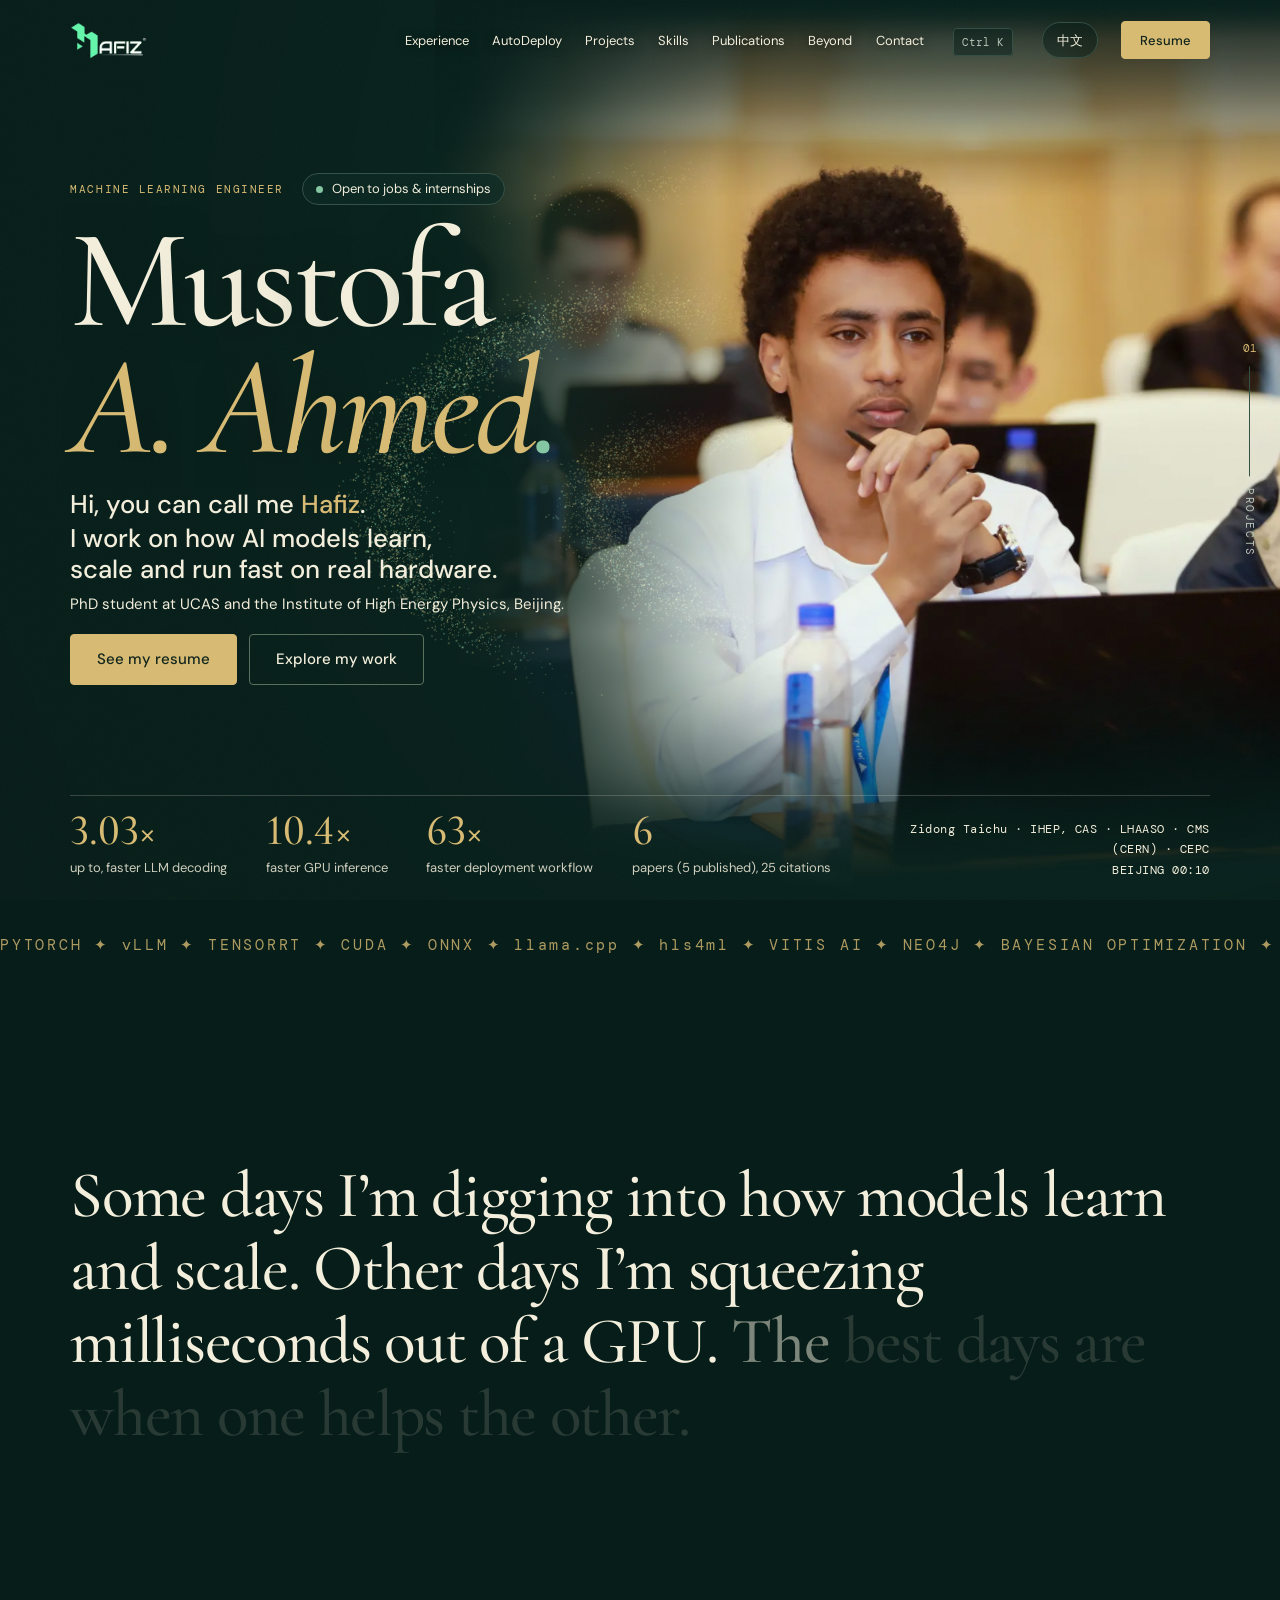
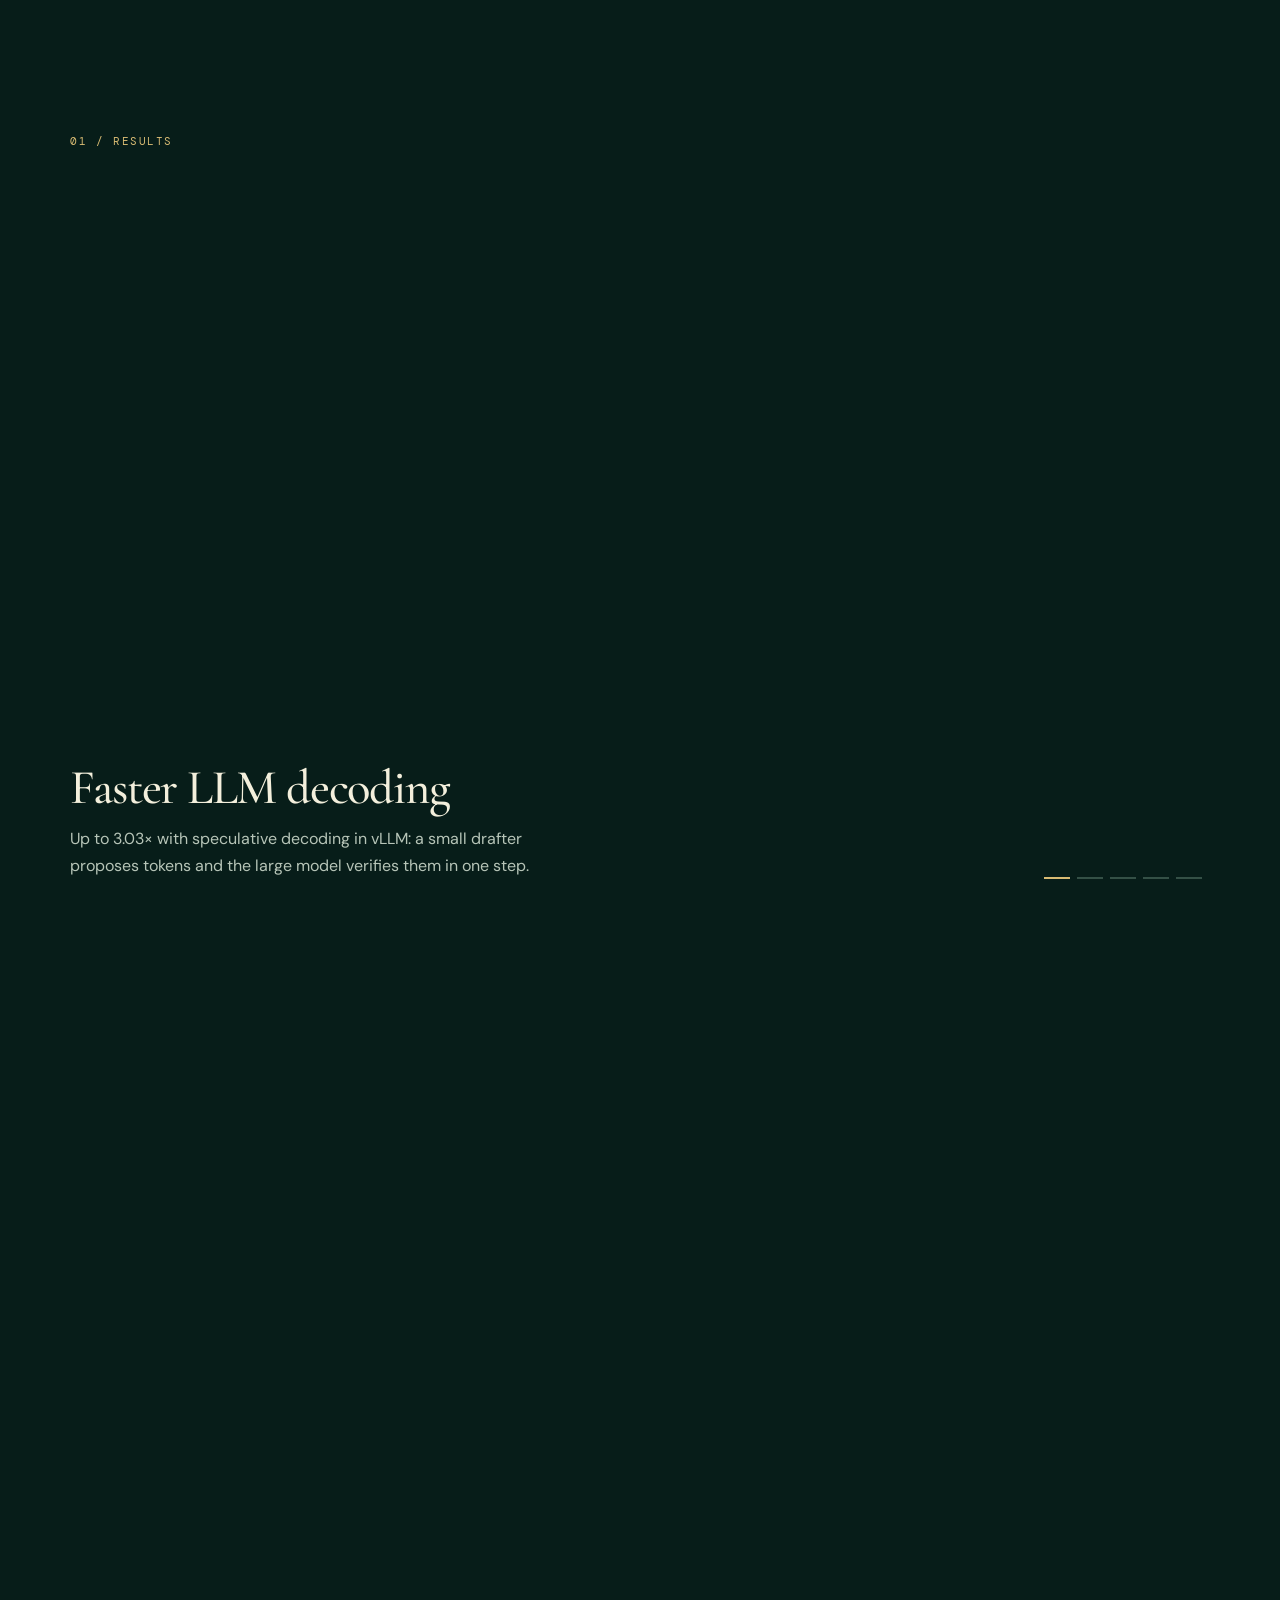
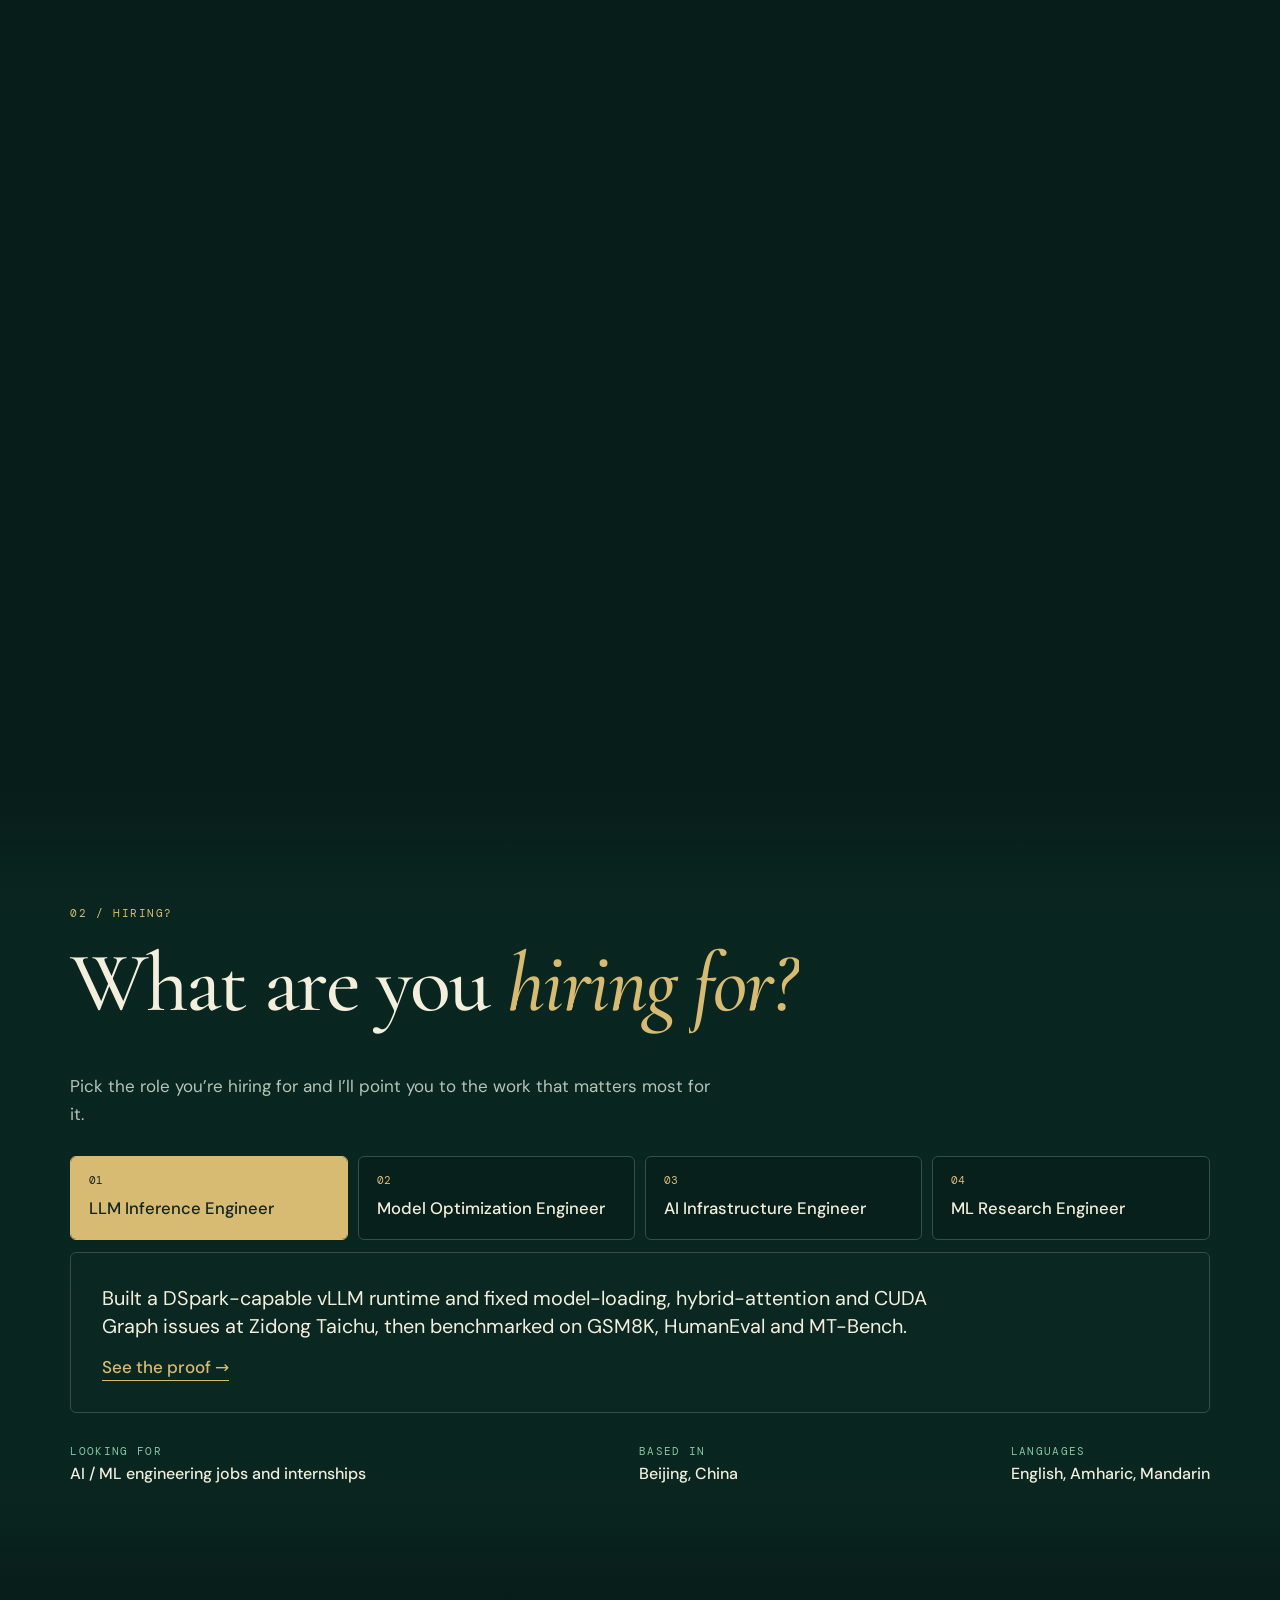
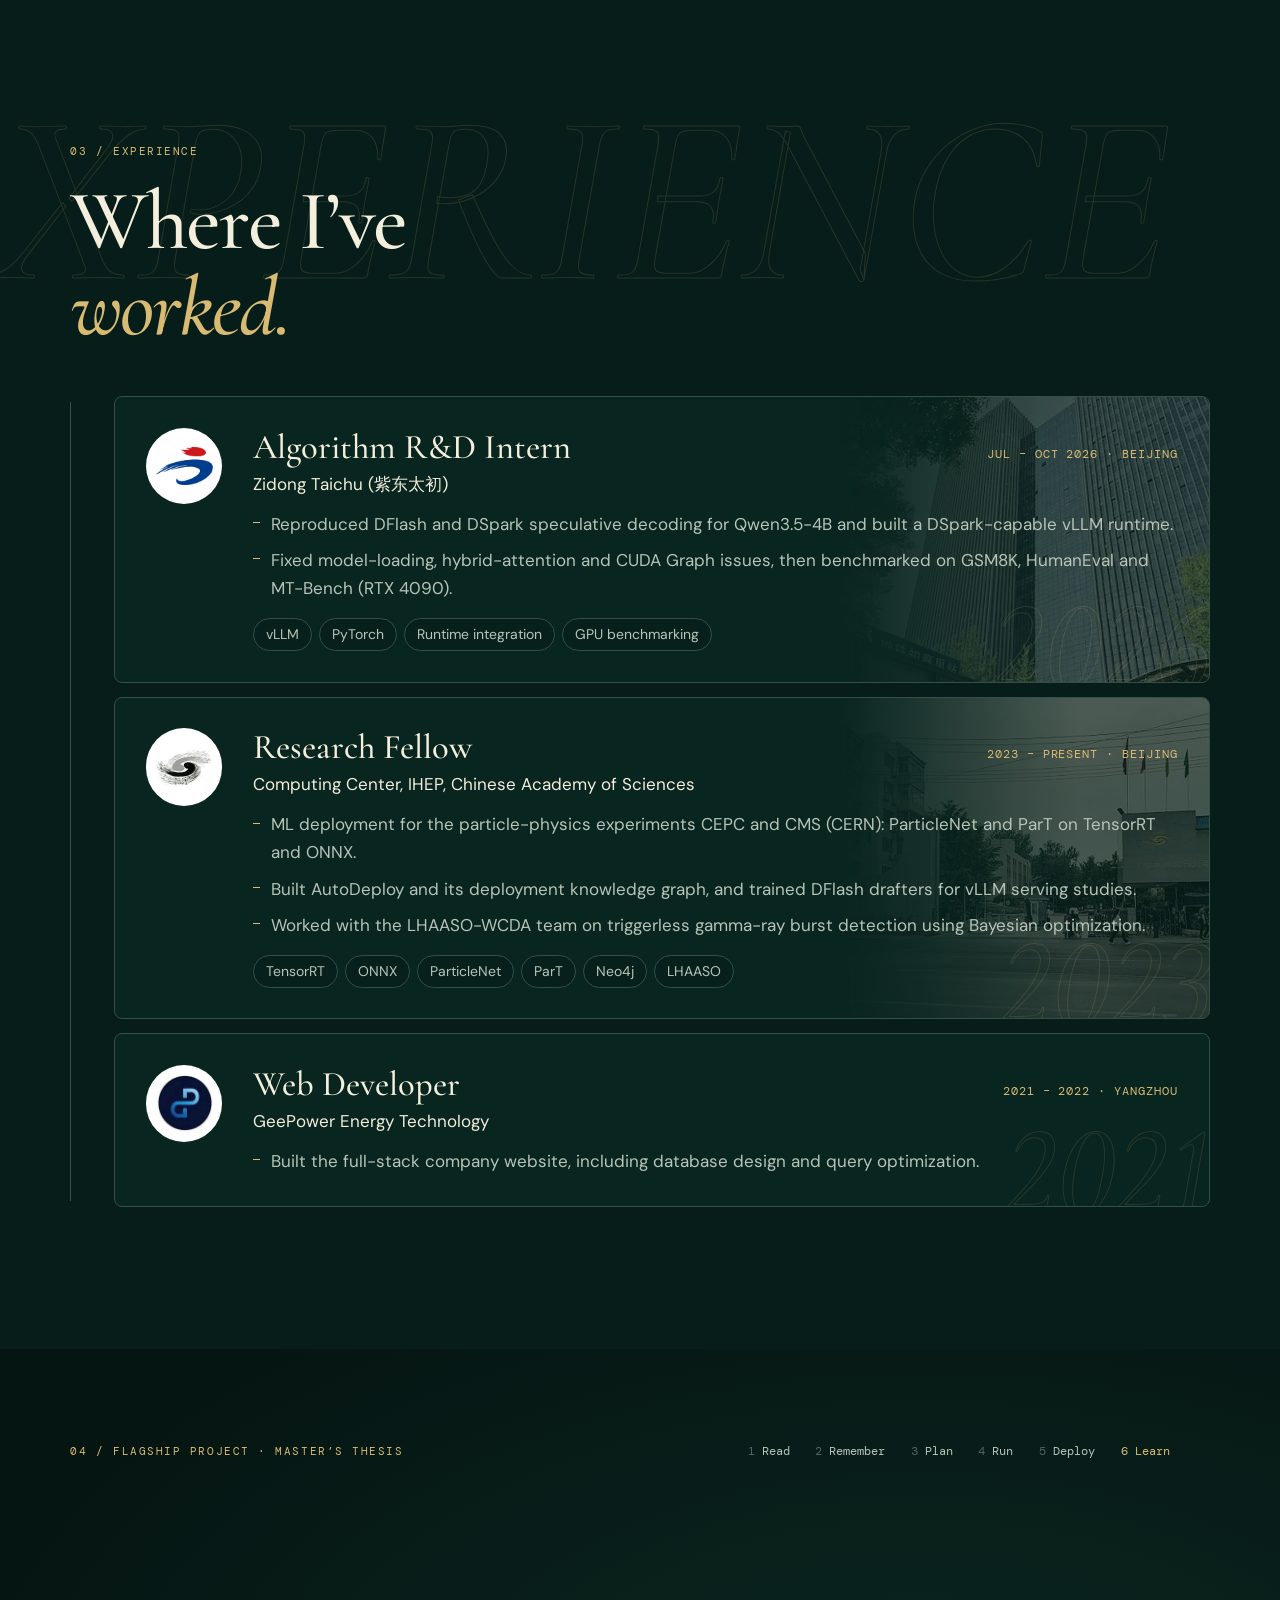
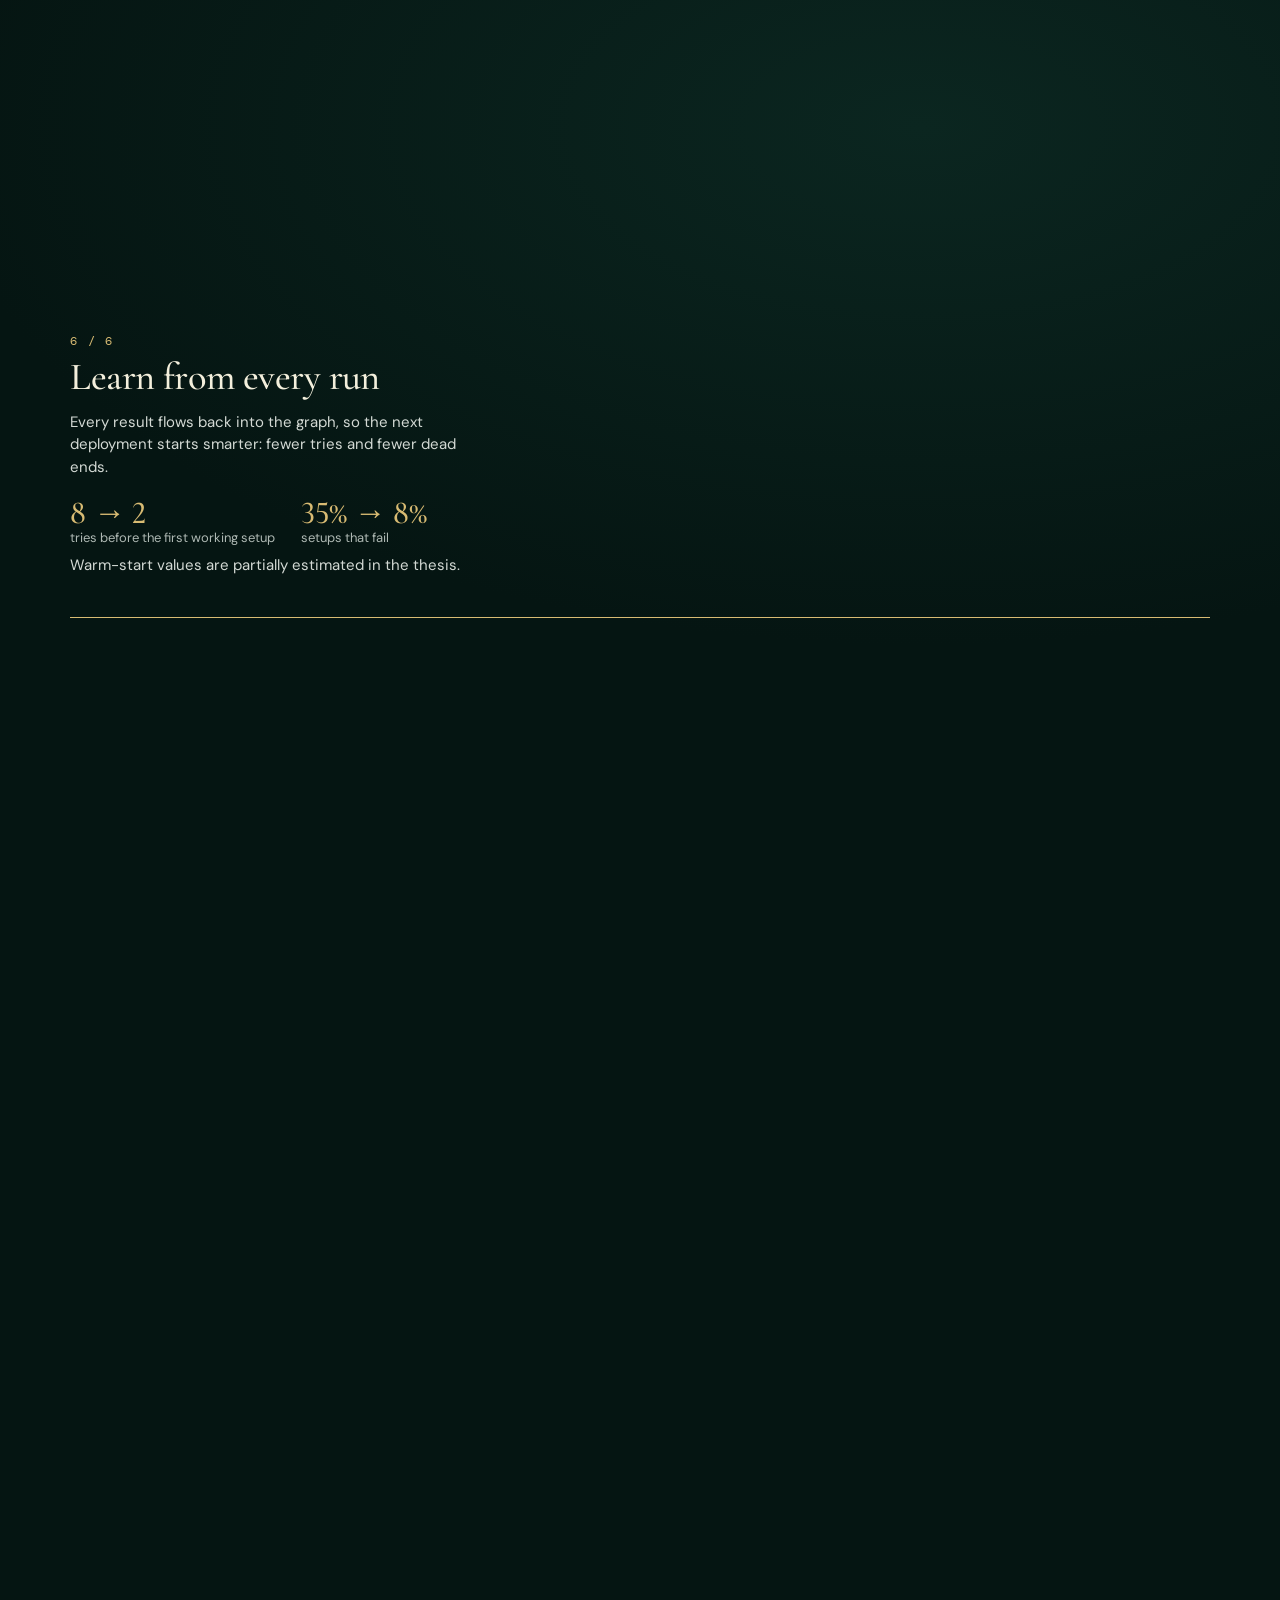
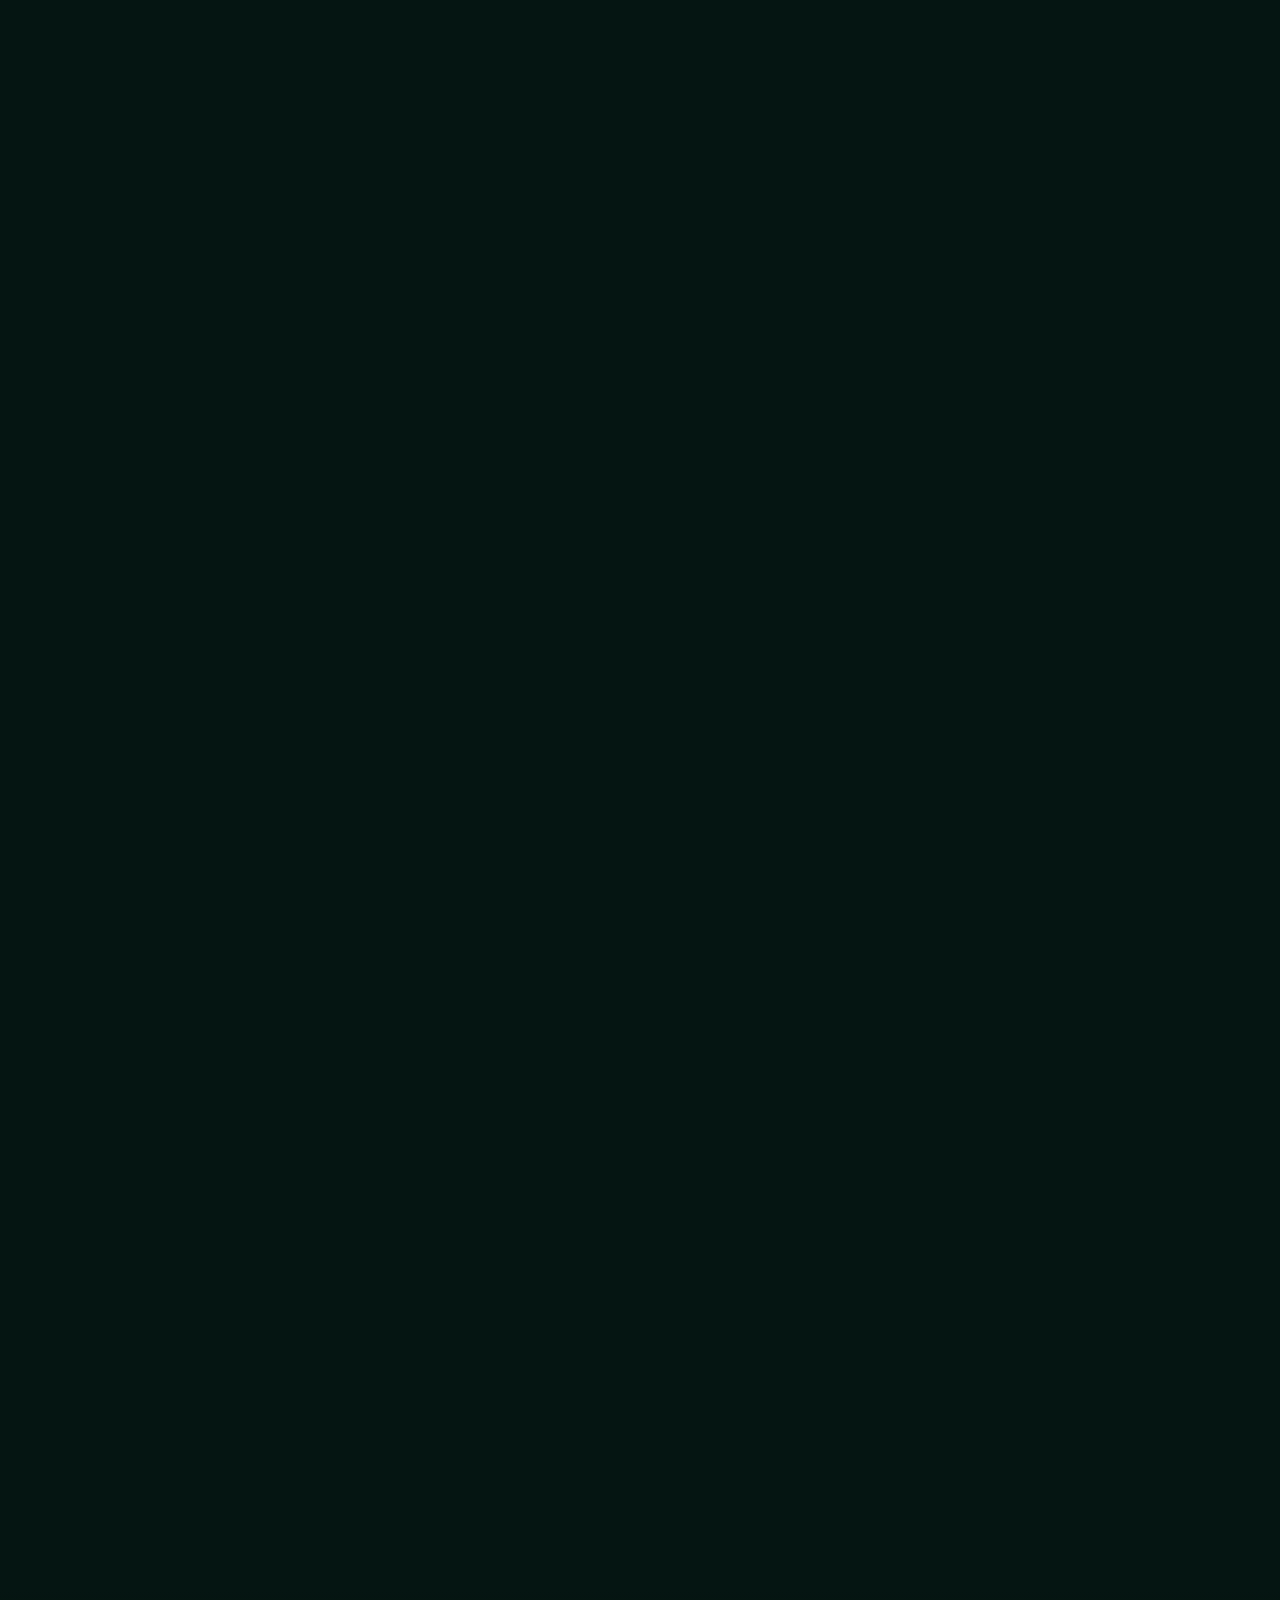
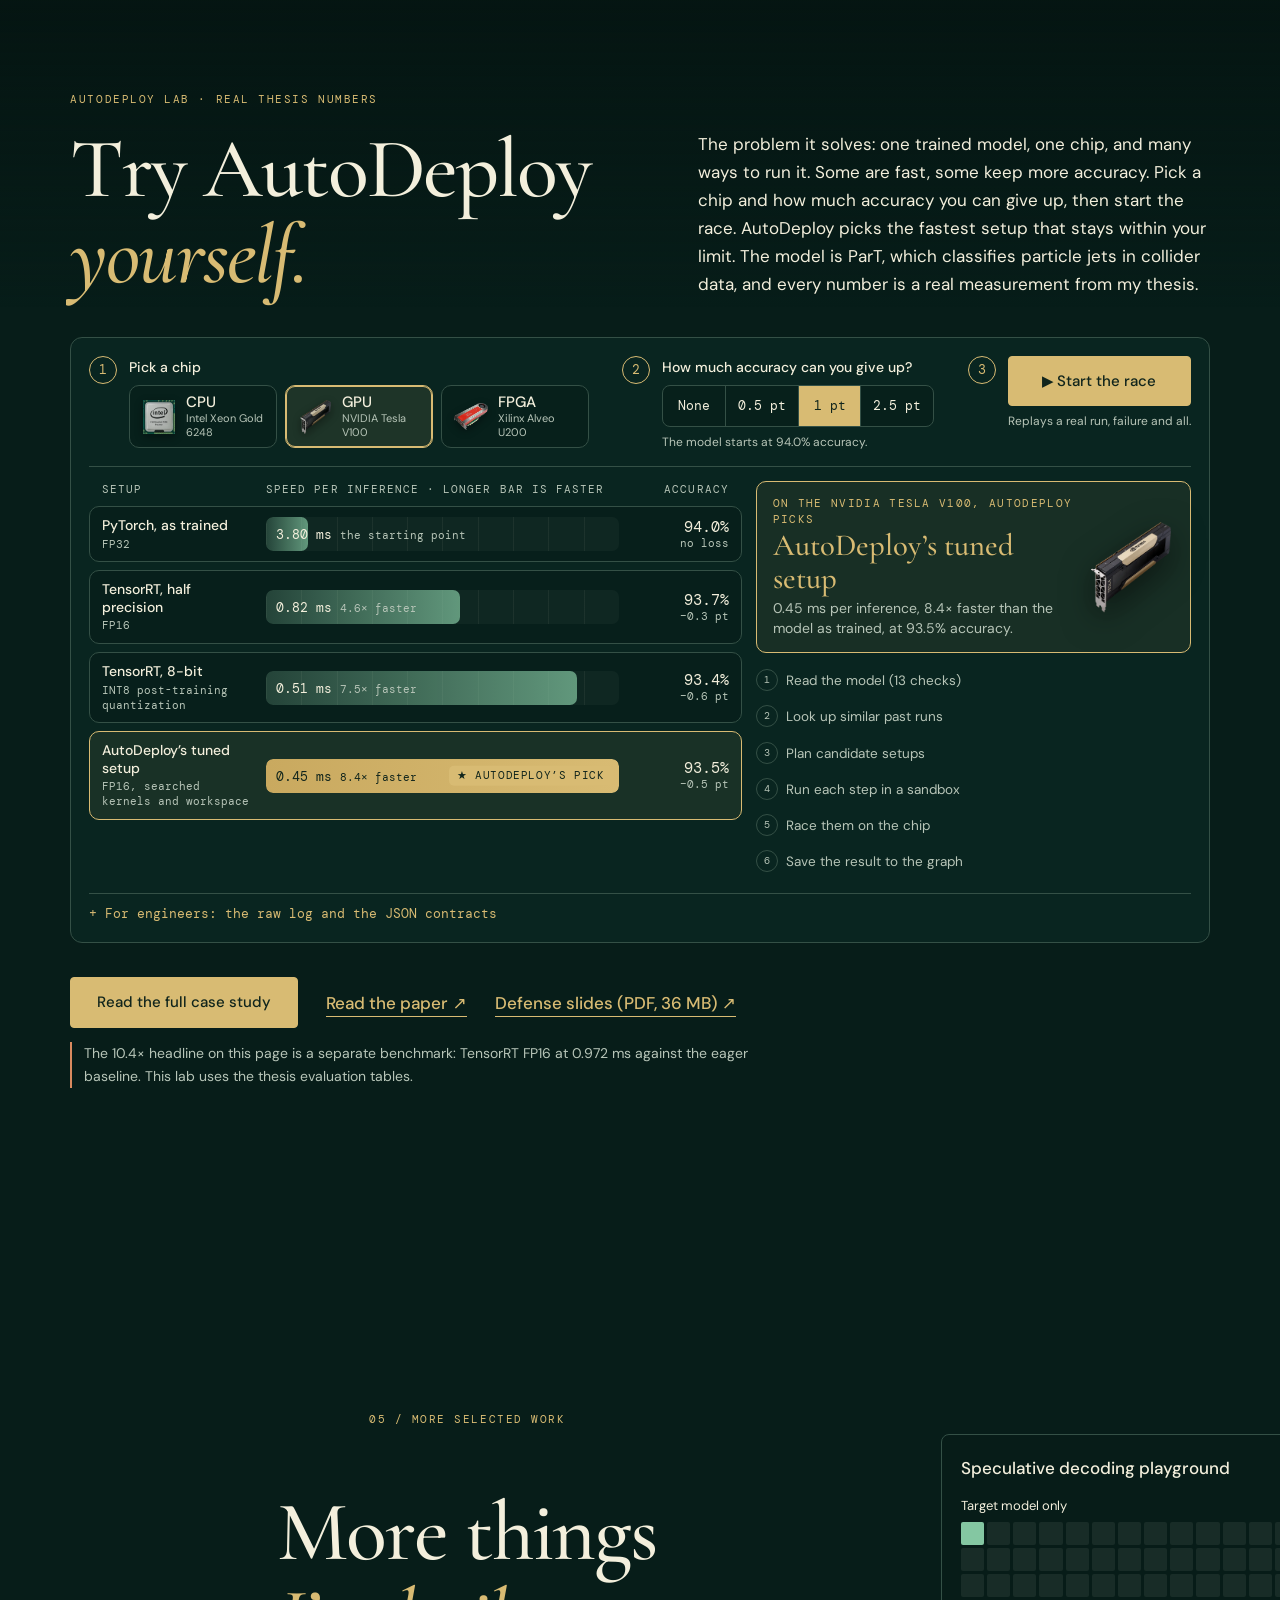
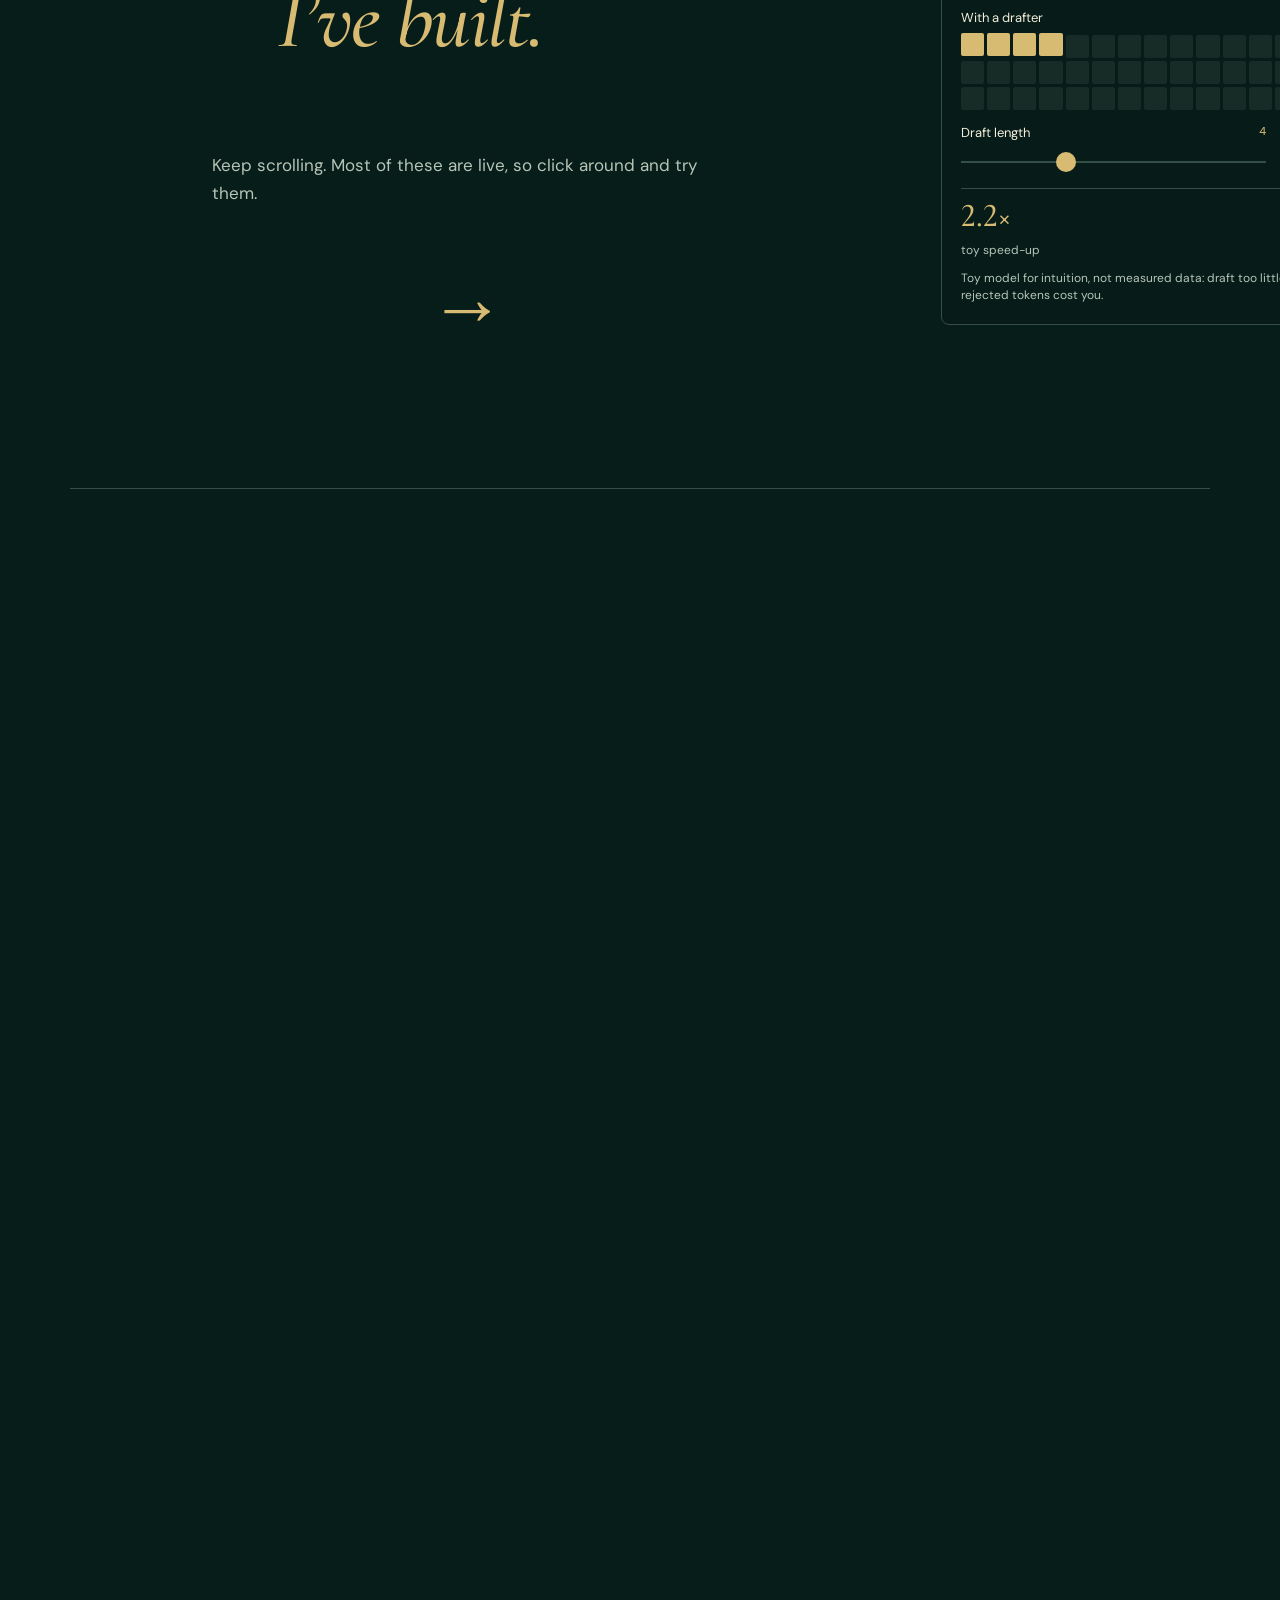
<file: index.html>
<!doctype html>
<html lang="en" class="no-js" data-title-en="Mustofa A. Ahmed (Hafiz) | Machine Learning Engineer, LLM Inference &amp; Model Deployment" data-title-zh="Mustofa A. Ahmed (Hafiz) | 机器学习工程师 · 大模型推理与模型部署">
<head>
<meta charset="utf-8">
<meta name="viewport" content="width=device-width,initial-scale=1,viewport-fit=cover">
<title>Mustofa A. Ahmed (Hafiz) | Machine Learning Engineer, LLM Inference &amp; Model Deployment</title>
<meta name="description" content="Machine learning engineer and PhD student at UCAS / IHEP, CAS. LLM inference, speculative decoding and model deployment across GPUs, FPGAs and NPUs. Open to jobs and internships.">
<meta name="author" content="Mustofa A. Ahmed">
<meta name="theme-color" content="#071d19">
<meta name="color-scheme" content="dark">
<link rel="canonical" href="https://hafizabc77.github.io/">
<link rel="icon" href="assets/showcase/logo.webp">
<meta property="og:type" content="profile">
<meta property="og:url" content="https://hafizabc77.github.io/">
<meta property="og:title" content="Mustofa A. Ahmed (Hafiz): Machine Learning Engineer">
<meta property="og:description" content="Hi, you can call me Hafiz. I work on how AI models learn, scale and run fast on real hardware. Up to 3.03× faster LLM decoding, 10.4× faster GPU inference, a 63× faster deployment workflow and 6 papers (5 published). Open to jobs and internships.">
<meta property="og:image" content="https://hafizabc77.github.io/assets/showcase/og-card.png">
<meta property="og:image:width" content="1200">
<meta property="og:image:height" content="630">
<meta name="twitter:card" content="summary_large_image">
<script>
/* Runs before first paint. If a script fails to load or crashes, the page falls back to a plain, fully readable layout.
   A slow connection alone never triggers it: the check waits for the page to finish loading. */
(function(){var d=document.documentElement,c=d.classList;c.remove('no-js');c.add('js');
var reduced=window.matchMedia&&matchMedia('(prefers-reduced-motion: reduce)').matches;
if(!reduced)c.add('fx');
try{if(sessionStorage.getItem('hafiz-intro-done'))c.add('intro-done');if(sessionStorage.getItem('hafiz-wipe')){c.add('wipe-in');sessionStorage.removeItem('hafiz-wipe')}}catch(e){}
var fail=function(){if(!window.__fxReady){c.remove('fx','wipe-in');c.add('intro-done','fx-failed')}};
addEventListener('error',function(e){if(e.target&&e.target.tagName==='SCRIPT')fail()},true);
addEventListener('load',function(){setTimeout(fail,1500)});setTimeout(fail,15000);
setTimeout(function(){if(!window.__fxReady)c.add('intro-done','fx-slow')},4000)})();
</script>
<link rel="preload" href="assets/fonts/cormorant.woff2" as="font" type="font/woff2" crossorigin>
<link rel="preload" href="assets/fonts/cormorant-italic.woff2" as="font" type="font/woff2" crossorigin>
<link rel="preload" href="assets/fonts/dm-sans.woff2" as="font" type="font/woff2" crossorigin>
<link rel="stylesheet" href="styles.css">
<script type="application/ld+json">
{"@context":"https://schema.org","@type":"Person","name":"Mustofa A. Ahmed","alternateName":["Hafiz","Abdulhafiz Ahmed Mustofa","Mustofa Abdulhafiz Ahmed"],"jobTitle":"Machine Learning Engineer","url":"https://hafizabc77.github.io/","image":"https://hafizabc77.github.io/assets/showcase/portrait-wide.webp","email":"hafizabc77@gmail.com","address":{"@type":"PostalAddress","addressLocality":"Beijing","addressCountry":"CN"},"alumniOf":[{"@type":"CollegeOrUniversity","name":"University of Chinese Academy of Sciences"},{"@type":"CollegeOrUniversity","name":"Yangzhou University"}],"knowsAbout":["LLM inference","Speculative decoding","Model deployment","Quantization","GPU acceleration","FPGA","Knowledge graphs","Bayesian optimization"],"sameAs":["https://github.com/hafizabc77","https://orcid.org/0009-0009-4363-9342"]}
</script>
</head>
<body>
<a class="skip" href="#main"><span data-en="Skip to content" data-zh="跳到正文">Skip to content</span></a>

<!-- Preloader: the page "loads weights" like a model. First visit in a session only. -->
<div id="loader" aria-hidden="true">
  <img src="assets/showcase/logo.webp" width="92" height="51" alt="">
  <p id="loader-stream"></p>
  <div class="loader-count"><span id="loader-num">0</span><i>%</i></div>
  <p id="loader-text">Loading weights</p>
  <div class="loader-tokens"><i></i><i></i><i></i><i></i><i></i><i></i><i></i><i></i><i></i><i></i><i></i><i></i></div>
</div>
<div id="wipe" aria-hidden="true"><i></i><i></i><i></i><i></i><i></i></div>

<canvas id="scene" aria-hidden="true"></canvas>
<div class="grain" aria-hidden="true"></div>
<div class="cursor" aria-hidden="true"><span class="cursor-label"></span></div>
<div class="cursor-dot" aria-hidden="true"></div>
<div class="progress" aria-hidden="true"></div>

<header class="site-header">
  <a class="brand" href="#home" data-cursor="TOP" aria-label="Mustofa A. Ahmed, back to top"><img src="assets/showcase/logo.webp" width="92" height="51" alt=""></a>
  <nav id="nav" aria-label="Main">
    <a href="#experience" data-magnetic><span data-scramble-hover data-en="Experience" data-zh="经历">Experience</span></a>
    <a href="#autodeploy" data-magnetic><span data-scramble-hover>AutoDeploy</span></a>
    <a href="#projects" data-magnetic><span data-scramble-hover data-en="Projects" data-zh="项目">Projects</span></a>
    <a href="#skills" data-magnetic><span data-scramble-hover data-en="Skills" data-zh="技能">Skills</span></a>
    <a href="#publications" data-magnetic><span data-scramble-hover data-en="Publications" data-zh="论文">Publications</span></a>
    <a href="#beyond" data-magnetic><span data-scramble-hover data-en="Beyond" data-zh="代码之外">Beyond</span></a>
    <a href="#contact" data-magnetic><span data-scramble-hover data-en="Contact" data-zh="联系">Contact</span></a>
    <a class="nav-resume-m" data-resume href="assets/Mustofa-Ahmed-Resume-EN.pdf" target="_blank" rel="noopener"><span data-en="Resume (PDF)" data-zh="简历（PDF）">Resume (PDF)</span></a>
  </nav>
  <button id="palette-open" type="button" aria-label="Open command palette" data-cursor="⌘K"><kbd>Ctrl K</kbd></button>
  <button id="language" type="button" lang="zh-CN" data-magnetic>中文</button>
  <a class="button small primary header-resume" data-resume data-magnetic href="assets/Mustofa-Ahmed-Resume-EN.pdf" target="_blank" rel="noopener" data-cursor="PDF"><span data-en="Resume" data-zh="简历">Resume</span></a>
  <button id="menu" type="button" aria-label="Open menu" aria-expanded="false" aria-controls="nav"><i></i><i></i></button>
</header>
<p class="m-now" aria-hidden="true"><span></span></p>

<aside class="rail" aria-hidden="true">
  <span class="rail-index">01</span>
  <span class="rail-line"><i></i></span>
  <span class="rail-name">Home</span>
</aside>

<main id="main">
<section class="hero" id="home" data-rail-en="Home" data-rail-zh="首页" data-shape="vortex" data-dim=".7" data-ink="1">
  <figure class="hero-media">
    <img id="hero-photo" data-plane="hero" data-hq="assets/showcase/portrait-wide.webp" data-depth="assets/showcase/portrait-depth.webp" data-focus="0.49,0.34"
         src="assets/showcase/portrait-wide.webp" srcset="assets/showcase/portrait-wide-m.webp 1100w, assets/showcase/portrait-wide.webp 2000w" sizes="(max-width: 760px) 100vw, 64vw"
         width="2000" height="1333" alt="Mustofa A. Ahmed (Hafiz) listening at a technical conference, with other attendees and the hall behind him" fetchpriority="high">
  </figure>
  <div class="hero-copy">
    <p class="hero-tags">
      <span class="eyebrow" data-scramble data-en="Machine Learning Engineer" data-zh="机器学习工程师">Machine Learning Engineer</span>
      <span class="opportunity" data-en="Open to jobs &amp; internships" data-zh="求职 · 实习均可">Open to jobs &amp; internships</span>
    </p>
    <h1 data-split>Mustofa<br><i>A. Ahmed<b>.</b></i></h1>
    <p class="hero-line" data-rise data-en="<span class=&quot;hello&quot;>Hi, you can call me <b>Hafiz</b>.</span> I work on how AI models learn, scale and run fast on real hardware." data-zh="<span class=&quot;hello&quot;>你好，叫我 <b>Hafiz</b> 就好。</span>我研究 AI 模型如何学习、如何扩展，以及如何在真实硬件上跑得飞快。"><span class="hello">Hi, you can call me <b>Hafiz</b>.</span> I work on how AI models learn, scale and run fast on real hardware.</p>
    <p class="hero-description" data-rise data-en="PhD student at UCAS and the Institute of High Energy Physics, Beijing." data-zh="中国科学院大学与中科院高能物理研究所博士生 · 北京">PhD student at UCAS and the Institute of High Energy Physics, Beijing.</p>
    <div class="actions" data-rise>
      <a class="button primary" data-resume data-magnetic data-cursor="PDF" href="assets/Mustofa-Ahmed-Resume-EN.pdf" target="_blank" rel="noopener"><span data-en="See my resume" data-zh="查看简历">See my resume</span></a>
      <a class="button" href="#projects" data-magnetic><span data-en="Explore my work" data-zh="探索我的项目">Explore my work</span></a>
    </div>
  </div>
  <ul class="hero-stats" aria-label="Key results">
    <li data-rise><b data-count="3.03" data-decimals="2" data-suffix="×">3.03×</b><span data-en="up to, faster LLM decoding" data-zh="LLM 解码最高提速">up to, faster LLM decoding</span></li>
    <li data-rise><b data-count="10.4" data-decimals="1" data-suffix="×">10.4×</b><span data-en="faster GPU inference" data-zh="GPU 推理加速">faster GPU inference</span></li>
    <li data-rise><b data-count="63" data-decimals="0" data-suffix="×">63×</b><span data-en="faster deployment workflow" data-zh="部署流程提速">faster deployment workflow</span></li>
    <li data-rise><b data-count="6" data-decimals="0">6</b><span data-en="papers (5 published), 25 citations" data-zh="篇论文（已发表 5 篇），引用 25 次">papers (5 published), 25 citations</span></li>
    <li class="hero-trust" data-rise><span data-en="Zidong Taichu · IHEP, CAS · LHAASO · CMS (CERN) · CEPC" data-zh="紫东太初 · 中科院高能所 · LHAASO · CMS（CERN）· CEPC">Zidong Taichu · IHEP, CAS · LHAASO · CMS (CERN) · CEPC</span><span class="clock" id="clock"></span></li>
  </ul>
</section>

<div class="wave-ticker" id="wave-ticker" aria-hidden="true"><div class="ticker-run"><span>PYTORCH ✦ vLLM ✦ TENSORRT ✦ CUDA ✦ ONNX ✦ llama.cpp ✦ hls4ml ✦ VITIS AI ✦ NEO4J ✦ BAYESIAN OPTIMIZATION ✦ UNREAL ENGINE 5 ✦ PYTORCH ✦ vLLM ✦ TENSORRT ✦ CUDA ✦ ONNX ✦ llama.cpp ✦ hls4ml ✦ VITIS AI ✦ NEO4J ✦ BAYESIAN OPTIMIZATION ✦ UNREAL ENGINE 5 ✦ </span><span>PYTORCH ✦ vLLM ✦ TENSORRT ✦ CUDA ✦ ONNX ✦ llama.cpp ✦ hls4ml ✦ VITIS AI ✦ NEO4J ✦ BAYESIAN OPTIMIZATION ✦ UNREAL ENGINE 5 ✦ PYTORCH ✦ vLLM ✦ TENSORRT ✦ CUDA ✦ ONNX ✦ llama.cpp ✦ hls4ml ✦ VITIS AI ✦ NEO4J ✦ BAYESIAN OPTIMIZATION ✦ UNREAL ENGINE 5 ✦ </span></div></div>

<section class="manifesto" id="manifesto" data-shape="vortex" data-dim=".42">
  <p data-words data-en="Some days I’m digging into how models learn and scale. Other days I’m squeezing milliseconds out of a GPU. The best days are when one helps the other." data-zh="有些日子，我在钻研模型如何学习、如何扩展；另一些日子，我在 GPU 上一毫秒一毫秒地抠性能。最好的日子，是两者互相成就的时候。">Some days I’m digging into how models learn and scale. Other days I’m squeezing milliseconds out of a GPU. The best days are when one helps the other.</p>
</section>

<!-- Scroll story: particles form each result. The numbers are also real text for screen readers and non-WebGL browsers. -->
<section class="numbers" id="numbers" data-rail-en="Results" data-rail-zh="成果">
  <div class="numbers-sticky">
    <p class="eyebrow numbers-label sec-label" data-en="01 / Results" data-zh="01 / 成果">01 / Results</p>
    <ol class="steps">
      <li class="step" data-shape="n303">
        <span class="big-num">3.03×</span>
        <h2 data-en="Faster LLM decoding" data-zh="更快的大模型解码">Faster LLM decoding</h2>
        <p data-en="Up to 3.03× with speculative decoding in vLLM: a small drafter proposes tokens and the large model verifies them in one step." data-zh="vLLM 中的投机解码，速度最高提升 3.03 倍：小型草稿模型提议 token，大模型一步完成校验。">Up to 3.03× with speculative decoding in vLLM: a small drafter proposes tokens and the large model verifies them in one step.</p>
      </li>
      <li class="step" data-shape="n104">
        <span class="big-num">10.4×</span>
        <h2 data-en="Faster GPU inference" data-zh="更快的 GPU 推理">Faster GPU inference</h2>
        <p data-en="Particle Transformer with TensorRT FP16 on an NVIDIA V100: 0.972 ms at batch size 1, about 10.4× the speed of the eager baseline. ParticleNet with TensorRT FP32 reached about 6.6× at 0.456 ms." data-zh="Particle Transformer 在 NVIDIA V100 上使用 TensorRT FP16：批量为 1 时 0.972 ms，约为 eager 基线速度的 10.4 倍。ParticleNet 使用 TensorRT FP32 约为 6.6 倍，0.456 ms。">Particle Transformer with TensorRT FP16 on an NVIDIA V100: 0.972 ms at batch size 1, about 10.4× the speed of the eager baseline. ParticleNet with TensorRT FP32 reached about 6.6× at 0.456 ms.</p>
      </li>
      <li class="step" data-shape="n63">
        <span class="big-num">63×</span>
        <h2 data-en="Faster deployment workflow" data-zh="更快的部署流程">Faster deployment workflow</h2>
        <p data-en="One model across CPU, GPU and FPGA: about three weeks by hand, about eight hours with AutoDeploy, using roughly 40× less expert time." data-zh="同一模型部署到 CPU、GPU 和 FPGA：人工约需三周，AutoDeploy 约需八小时，专家投入时间减少约 40 倍。">One model across CPU, GPU and FPGA: about three weeks by hand, about eight hours with AutoDeploy, using roughly 40× less expert time.</p>
      </li>
      <li class="step" data-shape="chips">
        <span class="big-num">GPU · FPGA · NPU</span>
        <h2 data-en="One workflow, many chips" data-zh="一套流程，多种芯片">One workflow, many chips</h2>
        <p data-en="Evaluated on Intel Xeon, NVIDIA V100 and Xilinx Alveo U200, with Huawei Ascend NPU work alongside." data-zh="在 Intel Xeon、NVIDIA V100 和 Xilinx Alveo U200 上完成评估，并开展华为昇腾 NPU 相关工作。">Evaluated on Intel Xeon, NVIDIA V100 and Xilinx Alveo U200, with Huawei Ascend NPU work alongside.</p>
      </li>
      <li class="step" data-shape="n6">
        <span class="big-num">6</span>
        <h2 data-en="Research papers" data-zh="篇研究论文">Research papers</h2>
        <p data-en="Five published, three of them as first author, with 25 citations so far. The sixth, also first author, is submitted to IEEE CSCWD 2027." data-zh="已发表 5 篇，其中第一作者 3 篇，目前累计引用 25 次；第 6 篇同样为第一作者，已投稿 IEEE CSCWD 2027。">Five published, three of them as first author, with 25 citations so far. The sixth, also first author, is submitted to IEEE CSCWD 2027.</p>
      </li>
    </ol>
    <div class="step-dots" aria-hidden="true"><i></i><i></i><i></i><i></i><i></i></div>
  </div>
</section>

<section class="fit" id="fit" data-rail-en="Hiring" data-rail-zh="招聘" data-shape="network" data-dim=".3" data-ink=".6">
  <p class="eyebrow sec-label" data-en="02 / Hiring?" data-zh="02 / 正在招聘？">02 / Hiring?</p>
  <h2 data-split data-en="What are you <i>hiring for?</i>" data-zh="你在招聘<i>什么岗位？</i>">What are you <i>hiring for?</i></h2>
  <p class="fit-note" data-reveal data-en="Pick the role you’re hiring for and I’ll point you to the work that matters most for it." data-zh="选择你正在招聘的岗位，我会为你标出最相关的经历。">Pick the role you’re hiring for and I’ll point you to the work that matters most for it.</p>
  <div class="roles" role="tablist" aria-label="Role" data-reveal>
    <button type="button" role="tab" class="role-tab" data-role="inference" aria-selected="false" data-cursor="SELECT"><span>01</span><b data-en="LLM Inference Engineer" data-zh="大模型推理工程师">LLM Inference Engineer</b></button>
    <button type="button" role="tab" class="role-tab" data-role="optim" aria-selected="false" data-cursor="SELECT"><span>02</span><b data-en="Model Optimization Engineer" data-zh="模型优化工程师">Model Optimization Engineer</b></button>
    <button type="button" role="tab" class="role-tab" data-role="infra" aria-selected="false" data-cursor="SELECT"><span>03</span><b data-en="AI Infrastructure Engineer" data-zh="AI 基础设施工程师">AI Infrastructure Engineer</b></button>
    <button type="button" role="tab" class="role-tab" data-role="research" aria-selected="false" data-cursor="SELECT"><span>04</span><b data-en="ML Research Engineer" data-zh="机器学习研究工程师">ML Research Engineer</b></button>
  </div>
  <div class="role-panels" data-reveal>
    <div class="role-panel" role="tabpanel" data-panel="inference" data-spot><p data-en="Built a DSpark-capable vLLM runtime and fixed model-loading, hybrid-attention and CUDA Graph issues at Zidong Taichu, then benchmarked on GSM8K, HumanEval and MT-Bench." data-zh="在紫东太初开发支持 DSpark 的 vLLM 推理运行时，解决模型加载、混合注意力与 CUDA Graph 兼容性问题，并在 GSM8K、HumanEval 和 MT-Bench 上完成基准测试。">Built a DSpark-capable vLLM runtime and fixed model-loading, hybrid-attention and CUDA Graph issues at Zidong Taichu, then benchmarked on GSM8K, HumanEval and MT-Bench.</p><a class="text-link" href="#p-spec" data-en="See the proof →" data-zh="查看证据 →">See the proof →</a></div>
    <div class="role-panel" role="tabpanel" data-panel="optim" data-spot hidden><p data-en="Quantization (PTQ, QAT), pruning, TensorRT, ONNX and hls4ml. On GPU, AutoDeploy reached about 10.4× for Particle Transformer and 6.6× for ParticleNet, and compression took ParT from 8.17 MB to 1.02 MB with under 0.7 points of accuracy lost." data-zh="熟悉量化（PTQ、QAT）、剪枝、TensorRT、ONNX 与 hls4ml。在 GPU 上，AutoDeploy 将 Particle Transformer 提速约 10.4 倍、ParticleNet 提速约 6.6 倍；模型压缩将 ParT 从 8.17 MB 降到 1.02 MB，精度损失不到 0.7 个百分点。">Quantization (PTQ, QAT), pruning, TensorRT, ONNX and hls4ml. On GPU, AutoDeploy reached about 10.4× for Particle Transformer and 6.6× for ParticleNet, and compression took ParT from 8.17 MB to 1.02 MB with under 0.7 points of accuracy lost.</p><a class="text-link" href="#p-fpga" data-en="See the proof →" data-zh="查看证据 →">See the proof →</a></div>
    <div class="role-panel" role="tabpanel" data-panel="infra" data-spot hidden><p data-en="Built AutoDeploy, about 200k lines of Python: a parser, a Neo4j knowledge graph, a recommendation engine and a sandboxed orchestrator that take one model across CPUs, GPUs and FPGAs." data-zh="开发 AutoDeploy（约 20 万行 Python）：包含解析器、Neo4j 知识图谱、推荐引擎和沙箱化编排器，可将同一模型部署到 CPU、GPU 和 FPGA。">Built AutoDeploy, about 200k lines of Python: a parser, a Neo4j knowledge graph, a recommendation engine and a sandboxed orchestrator that take one model across CPUs, GPUs and FPGAs.</p><a class="text-link" href="#autodeploy" data-en="See the proof →" data-zh="查看证据 →">See the proof →</a></div>
    <div class="role-panel" role="tabpanel" data-panel="research" data-spot hidden><p data-en="Six papers, five published and three of those as first author, including Bayesian optimization of triggerless GRB detection for LHAASO-WCDA, which reached 11.5σ on GRB 221009A. Also hands-on with GNNs (HGT, TGN) and reinforcement learning." data-zh="论文 6 篇，其中已发表 5 篇（第一作者 3 篇），包括 LHAASO-WCDA 无触发 GRB 探测的贝叶斯优化，在 GRB 221009A 上达到 11.5σ。并有图神经网络（HGT、TGN）与强化学习实践经验。">Six papers, five published and three of those as first author, including Bayesian optimization of triggerless GRB detection for LHAASO-WCDA, which reached 11.5σ on GRB 221009A. Also hands-on with GNNs (HGT, TGN) and reinforcement learning.</p><a class="text-link" href="#p-lhaaso" data-en="See the proof →" data-zh="查看证据 →">See the proof →</a></div>
  </div>
  <dl class="facts" data-reveal>
    <div><dt data-en="Looking for" data-zh="求职意向">Looking for</dt><dd data-en="AI / ML engineering jobs and internships" data-zh="AI / 机器学习工程方向的工作与实习">AI / ML engineering jobs and internships</dd></div>
    <div><dt data-en="Based in" data-zh="所在地">Based in</dt><dd data-en="Beijing, China" data-zh="中国 · 北京">Beijing, China</dd></div>
    <div><dt data-en="Languages" data-zh="语言">Languages</dt><dd data-en="English, Amharic, Mandarin" data-zh="英语、阿姆哈拉语、汉语">English, Amharic, Mandarin</dd></div>
  </dl>
</section>

<section id="experience" class="experience" data-rail-en="Experience" data-rail-zh="经历" data-shape="network" data-dim=".2" data-ink=".55">
  <div class="ghost-wrap" aria-hidden="true"><span class="ghost" data-ghost>EXPERIENCE</span></div>
  <p class="eyebrow sec-label" data-en="03 / Experience" data-zh="03 / 工作经历">03 / Experience</p>
  <h2 data-split data-en="Where I’ve<br><i>worked.</i>" data-zh="我的<i>工作经历。</i>">Where I’ve<br><i>worked.</i></h2>
  <div class="timeline">
    <div class="timeline-line" aria-hidden="true"><i></i></div>
    <article class="job has-photo" data-spot data-reveal data-year="2026">
      <img class="job-photo" src="assets/showcase/place-taichu.webp" width="720" height="824" alt="" loading="lazy">
      <span class="job-logo"><img src="assets/showcase/taichu.webp" width="640" height="420" alt="Zidong Taichu logo" loading="lazy"></span>
      <div>
        <div class="job-head"><h3 data-en="Algorithm R&amp;D Intern" data-zh="算法研发实习生">Algorithm R&amp;D Intern</h3><span class="meta" data-en="JUL – OCT 2026 · BEIJING" data-zh="2026.07 – 2026.10 · 北京">JUL – OCT 2026 · BEIJING</span></div>
        <p class="org" data-en="Zidong Taichu (紫东太初)" data-zh="中科紫东太初（北京）科技有限公司">Zidong Taichu (紫东太初)</p>
        <ul>
          <li data-en="Reproduced DFlash and DSpark speculative decoding for Qwen3.5-4B and built a DSpark-capable vLLM runtime." data-zh="在 Qwen3.5-4B 上复现 DFlash 与 DSpark 投机解码，开发支持 DSpark 的 vLLM 推理运行时。">Reproduced DFlash and DSpark speculative decoding for Qwen3.5-4B and built a DSpark-capable vLLM runtime.</li>
          <li data-en="Fixed model-loading, hybrid-attention and CUDA Graph issues, then benchmarked on GSM8K, HumanEval and MT-Bench (RTX 4090)." data-zh="解决模型加载、混合注意力与 CUDA Graph 兼容性问题；在 RTX 4090 上基于 GSM8K、HumanEval 和 MT-Bench 完成基准测试。">Fixed model-loading, hybrid-attention and CUDA Graph issues, then benchmarked on GSM8K, HumanEval and MT-Bench (RTX 4090).</li>
        </ul>
        <p class="tags"><span>vLLM</span><span>PyTorch</span><span data-en="Runtime integration" data-zh="运行时集成">Runtime integration</span><span data-en="GPU benchmarking" data-zh="GPU 基准测试">GPU benchmarking</span></p>
      </div>
    </article>
    <article class="job has-photo" data-spot data-reveal data-year="2023">
      <img class="job-photo" src="assets/showcase/place-ihep.webp" width="900" height="601" alt="" loading="lazy">
      <span class="job-logo"><img src="assets/showcase/ihep.webp" width="119" height="120" alt="IHEP logo" loading="lazy"></span>
      <div>
        <div class="job-head"><h3 data-en="Research Fellow" data-zh="科研人员">Research Fellow</h3><span class="meta" data-en="2023 – PRESENT · BEIJING" data-zh="2023 至今 · 北京">2023 – PRESENT · BEIJING</span></div>
        <p class="org" data-en="Computing Center, IHEP, Chinese Academy of Sciences" data-zh="中国科学院高能物理研究所 计算中心">Computing Center, IHEP, Chinese Academy of Sciences</p>
        <ul>
          <li data-en="ML deployment for the particle-physics experiments CEPC and CMS (CERN): ParticleNet and ParT on TensorRT and ONNX." data-zh="面向 CEPC 与 CMS（CERN）粒子物理实验开展机器学习部署：基于 TensorRT 和 ONNX 部署 ParticleNet / ParT。">ML deployment for the particle-physics experiments CEPC and CMS (CERN): ParticleNet and ParT on TensorRT and ONNX.</li>
          <li data-en="Built AutoDeploy and its deployment knowledge graph, and trained DFlash drafters for vLLM serving studies." data-zh="开发 AutoDeploy 及其部署知识图谱；训练 DFlash 草稿模型并开展 vLLM 推理服务研究。">Built AutoDeploy and its deployment knowledge graph, and trained DFlash drafters for vLLM serving studies.</li>
          <li data-en="Worked with the LHAASO-WCDA team on triggerless gamma-ray burst detection using Bayesian optimization." data-zh="与 LHAASO-WCDA 团队合作，利用贝叶斯优化改进无触发伽马射线暴探测。">Worked with the LHAASO-WCDA team on triggerless gamma-ray burst detection using Bayesian optimization.</li>
        </ul>
        <p class="tags"><span>TensorRT</span><span>ONNX</span><span>ParticleNet</span><span>ParT</span><span>Neo4j</span><span>LHAASO</span></p>
      </div>
    </article>
    <article class="job" data-spot data-reveal data-year="2021" data-preview="assets/showcase/geepower-site.webp" data-cursor="WEBSITE">
      <span class="job-logo"><img src="assets/showcase/geepower.webp" width="119" height="120" alt="GeePower logo" loading="lazy"></span>
      <div>
        <div class="job-head"><h3 data-en="Web Developer" data-zh="网站开发工程师">Web Developer</h3><span class="meta" data-en="2021 – 2022 · YANGZHOU" data-zh="2021 – 2022 · 扬州">2021 – 2022 · YANGZHOU</span></div>
        <p class="org">GeePower Energy Technology</p>
        <ul>
          <li data-en="Built the full-stack company website, including database design and query optimization." data-zh="负责公司官网全栈开发，以及数据库设计与查询优化。">Built the full-stack company website, including database design and query optimization.</li>
        </ul>
      </div>
    </article>
  </div>
</section>

<!-- The flagship: one set of dots morphs through the whole system as you scroll. -->
<section id="autodeploy" class="deploy" data-covers-scene data-rail-en="AutoDeploy" data-rail-zh="AutoDeploy" data-shape="network" data-dim=".05" data-ink=".2">
  <div class="dep-sticky">
    <canvas id="dep-canvas" role="img" aria-label="Animation following one model through AutoDeploy: a three-week manual timeline, the parser, the knowledge graph, the search for a Pareto frontier, about 320 executed steps, results on three hardware platforms and the closed loop."></canvas>
    <div class="dep-top">
      <p class="eyebrow sec-label" data-en="04 / Flagship project<span class='sl-extra'> · Master’s thesis</span>" data-zh="04 / 旗舰项目<span class='sl-extra'> · 硕士论文</span>">04 / Flagship project<span class="sl-extra"> · Master’s thesis</span></p>
      <ol class="dep-rail" aria-hidden="true"><li data-en="Read" data-zh="读取">Read</li><li data-en="Remember" data-zh="记忆">Remember</li><li data-en="Plan" data-zh="规划">Plan</li><li data-en="Run" data-zh="执行">Run</li><li data-en="Deploy" data-zh="部署">Deploy</li><li data-en="Learn" data-zh="学习">Learn</li></ol>
    </div>
    <div class="dep-steps">
        <article class="dep-step dep-intro active">
          <h2>AutoDeploy</h2>
          <p class="dep-lead" data-en="My master’s thesis. You give it one model and one config file. It plans, runs and checks the deployment on CPU, GPU and FPGA, and remembers every attempt for next time." data-zh="我的硕士论文。只需提供一个模型和一个配置文件，它就会在 CPU、GPU 和 FPGA 上自动规划、执行并验证部署，并记住每一次尝试，供下次使用。">My master’s thesis. You give it one model and one config file. It plans, runs and checks the deployment on CPU, GPU and FPGA, and remembers every attempt for next time.</p>
          <ul class="dep-chips"><li><b>~63×</b><span data-en="faster, start to finish" data-zh="全程提速">faster, start to finish</span></li><li><b>~40×</b><span data-en="less expert time" data-zh="专家时间减少">less expert time</span></li><li><b>~10×</b><span data-en="more setups tried" data-zh="尝试方案增加">more setups tried</span></li></ul>
          <p class="dep-scroll" data-en="↓ Scroll to follow one model through the six steps." data-zh="↓ 继续滚动，跟随一个模型走完六个步骤。">↓ Scroll to follow one model through the six steps.</p>
        </article>
        <article class="dep-step">
          <p class="dep-kicker">1 / 6</p>
          <h3 data-en="Read the model" data-zh="读取模型">Read the model</h3>
          <p data-en="Like a mechanic’s inspection: 13 automatic checks look at the model and the machine, then write one short report, the StateContract, that the planner can trust." data-zh="就像机械师检修：13 项自动检查会分析模型和机器，并生成一份简短报告（StateContract），供规划器可靠使用。">Like a mechanic’s inspection: 13 automatic checks look at the model and the machine, then write one short report, the StateContract, that the planner can trust.</p>
          <ul class="dep-chips"><li><b>13</b><span data-en="automatic checks" data-zh="项自动检查">automatic checks</span></li><li><b>10.58 s</b><span data-en="once per model" data-zh="每个模型一次">once per model</span></li></ul>
        </article>
        <article class="dep-step">
          <p class="dep-kicker">2 / 6</p>
          <h3 data-en="Remember what worked" data-zh="记住有效的方案">Remember what worked</h3>
          <p data-en="Every past attempt, good or bad, lives in a knowledge graph. A new model starts from similar past runs instead of from zero. Node names come from my real Neo4j database." data-zh="每一次历史尝试，无论成败，都保存在知识图谱中。新模型会先参考相似的历史运行，而不是从零开始。图中节点名称来自我真实的 Neo4j 数据库。">Every past attempt, good or bad, lives in a knowledge graph. A new model starts from similar past runs instead of from zero. Node names come from my real Neo4j database.</p>
          <ul class="dep-chips"><li><b>0.58 → 0.76</b><span data-en="right picks in the top 5" data-zh="前 5 推荐的命中率">right picks in the top 5</span></li><li><b>14% → 8%</b><span data-en="bad suggestions" data-zh="无效建议">bad suggestions</span></li></ul>
        </article>
        <article class="dep-step">
          <p class="dep-kicker">3 / 6</p>
          <h3 data-en="Plan the best options" data-zh="规划最佳方案">Plan the best options</h3>
          <p data-en="Four planners suggest complete deployment recipes. Each dot is one recipe: further left is faster, higher is more accurate. Recipes that break a hard rule are dropped before they cost anything." data-zh="四种规划器给出完整的部署方案。每个点代表一个方案：越靠左越快，越靠上越准。违反硬约束的方案在消耗算力之前就被剔除。">Four planners suggest complete deployment recipes. Each dot is one recipe: further left is faster, higher is more accurate. Recipes that break a hard rule are dropped before they cost anything.</p>
          <ul class="dep-chips"><li><b>40 min</b><span data-en="vs 95 min, random search" data-zh="随机搜索需 95 分钟">vs 95 min, random search</span></li><li><b>0.45 ms</b><span data-en="vs 0.68 ms, random search" data-zh="随机搜索为 0.68 ms">vs 0.68 ms, random search</span></li></ul>
        </article>
        <article class="dep-step">
          <p class="dep-kicker">4 / 6</p>
          <h3 data-en="Run, check, repair" data-zh="执行、检查、修复">Run, check, repair</h3>
          <p data-en="Each step runs in a sandbox and is checked before the next one starts. If a step fails, AutoDeploy repairs it, swaps the tool or rolls back. Each square is one real step from the evaluation." data-zh="每一步都在沙箱中运行，并在下一步开始前接受检查。若某步失败，AutoDeploy 会修复、替换工具或回滚。每个方块代表评估中真实执行的一步。">Each step runs in a sandbox and is checked before the next one starts. If a step fails, AutoDeploy repairs it, swaps the tool or rolls back. Each square is one real step from the evaluation.</p>
          <ul class="dep-chips"><li><b>~320</b><span data-en="steps run" data-zh="个步骤">steps run</span></li><li><b>88%</b><span data-en="finished, some after a repair" data-zh="最终完成（部分经修复）">finished, some after a repair</span></li></ul>
        </article>
        <article class="dep-step">
          <p class="dep-kicker">5 / 6</p>
          <h3 data-en="One workflow, many chips" data-zh="一套流程，多种芯片">One workflow, many chips</h3>
          <p data-en="The same config deploys to a CPU, a GPU and an FPGA with no hand-written code for each. On the V100 it picked tuned FP16 over INT8, because Volta’s Tensor Cores only speed up FP16." data-zh="同一份配置即可部署到 CPU、GPU 和 FPGA，无需为每种硬件手写代码。在 V100 上，它选择了调优后的 FP16 而非 INT8，因为 Volta 的 Tensor Core 只加速 FP16。">The same config deploys to a CPU, a GPU and an FPGA with no hand-written code for each. On the V100 it picked tuned FP16 over INT8, because Volta’s Tensor Cores only speed up FP16.</p>
          <ul class="dep-chips"><li><b>0.45 ms</b><span data-en="GPU, measured" data-zh="GPU 实测">GPU, measured</span></li><li><b>72 µs</b><span data-en="FPGA, HLS estimate" data-zh="FPGA HLS 估算">FPGA, HLS estimate</span></li></ul>
        </article>
        <article class="dep-step">
          <p class="dep-kicker">6 / 6</p>
          <h3 data-en="Learn from every run" data-zh="从每次运行中学习">Learn from every run</h3>
          <p data-en="Every result flows back into the graph, so the next deployment starts smarter: fewer tries and fewer dead ends." data-zh="每次结果都会回流到图谱，因此下一次部署起点更高：尝试更少，弯路更少。">Every result flows back into the graph, so the next deployment starts smarter: fewer tries and fewer dead ends.</p>
          <ul class="dep-chips"><li><b>8 → 2</b><span data-en="tries before the first working setup" data-zh="首个可用方案前的尝试次数">tries before the first working setup</span></li><li><b>35% → 8%</b><span data-en="setups that fail" data-zh="失败方案占比">setups that fail</span></li></ul><p class="pg-note" data-en="Warm-start values are partially estimated in the thesis." data-zh="热启动数值在论文中为部分估算。">Warm-start values are partially estimated in the thesis.</p>
        </article>
    </div>
    <div class="dep-progress" aria-hidden="true"><i></i></div>
  </div>
</section>

<section id="dep-lab" class="dep-lab" data-shape="network" data-dim=".1" data-ink=".3">
  <div class="dep-lab-head">
    <div>
      <p class="eyebrow" data-en="AutoDeploy lab · Real thesis numbers" data-zh="AutoDeploy 实验台 · 论文真实数据">AutoDeploy lab · Real thesis numbers</p>
      <h2 data-split data-en="Try AutoDeploy <i>yourself.</i>" data-zh="亲手试试 <i>AutoDeploy。</i>">Try AutoDeploy <i>yourself.</i></h2>
    </div>
    <p data-reveal data-en="The problem it solves: one trained model, one chip, and many ways to run it. Some are fast, some keep more accuracy. Pick a chip and how much accuracy you can give up, then start the race. AutoDeploy picks the fastest setup that stays within your limit. The model is ParT, which classifies particle jets in collider data, and every number is a real measurement from my thesis." data-zh="它解决的问题：一个训练好的模型，一块芯片，却有很多种运行方式，有的快，有的更准。选择芯片和可接受的精度损失，然后开始比赛。AutoDeploy 会选出在你的限度内最快的方案。模型是 ParT，用于对撞机数据中的粒子喷注分类；所有数字均为我论文中的真实测量值。">The problem it solves: one trained model, one chip, and many ways to run it. Some are fast, some keep more accuracy. Pick a chip and how much accuracy you can give up, then start the race. AutoDeploy picks the fastest setup that stays within your limit. The model is ParT, which classifies particle jets in collider data, and every number is a real measurement from my thesis.</p>
  </div>
  <div class="dep-console race-lab">
    <div class="lab-controls">
      <div class="lab-step"><span class="lab-n">1</span><div class="lab-field">
        <b data-en="Pick a chip" data-zh="选择芯片">Pick a chip</b>
        <div class="chip-pick" id="dep-targets" role="radiogroup" aria-label="Target hardware">
          <button type="button" role="radio" aria-checked="false" data-target="cpu"><img src="assets/showcase/xeon-6248.webp" alt="" width="340" height="360"><b>CPU</b><small>Intel Xeon Gold 6248</small></button>
          <button type="button" role="radio" aria-checked="true" data-target="gpu"><img src="assets/showcase/v100.webp" alt="" width="420" height="466"><b>GPU</b><small>NVIDIA Tesla V100</small></button>
          <button type="button" role="radio" aria-checked="false" data-target="fpga"><img src="assets/showcase/alveo-u200.webp" alt="" width="239" height="185"><b>FPGA</b><small>Xilinx Alveo U200</small></button>
        </div>
      </div></div>
      <div class="lab-step"><span class="lab-n">2</span><div class="lab-field">
        <b data-en="How much accuracy can you give up?" data-zh="能接受多少精度损失？">How much accuracy can you give up?</b>
        <div class="seg loss-pick" id="dep-floor-pick" role="radiogroup" aria-label="Accuracy you can give up">
          <button type="button" role="radio" aria-checked="false" data-floor="94"><span data-en="None" data-zh="不能损失">None</span></button>
          <button type="button" role="radio" aria-checked="false" data-floor="93.5"><span data-en="0.5 pt" data-zh="0.5 个点">0.5 pt</span></button>
          <button type="button" role="radio" aria-checked="true" data-floor="93"><span data-en="1 pt" data-zh="1 个点">1 pt</span></button>
          <button type="button" role="radio" aria-checked="false" data-floor="91.5"><span data-en="2.5 pt" data-zh="2.5 个点">2.5 pt</span></button>
        </div>
        <small data-en="The model starts at 94.0% accuracy." data-zh="模型原始精度为 94.0%。">The model starts at 94.0% accuracy.</small>
      </div></div>
      <div class="lab-step"><span class="lab-n">3</span><div class="lab-field">
        <button type="button" class="button primary" id="dep-run"><span data-en="▶ Start the race" data-zh="▶ 开始比赛">▶ Start the race</span></button>
        <small data-en="Replays a real run, failure and all." data-zh="重放一次真实运行，包括其中的失败与修复。">Replays a real run, failure and all.</small>
      </div></div>
    </div>
    <div class="race" id="dep-race">
      <div class="race-legend"><span data-en="Setup" data-zh="运行方式">Setup</span><span data-en="Speed per inference · longer bar is faster" data-zh="单次推理速度 · 条越长越快">Speed per inference · longer bar is faster</span><span data-en="Accuracy" data-zh="精度">Accuracy</span></div>
      <div class="race-rows" id="dep-race-rows" aria-live="polite"></div>
    </div>
    <div class="dep-side">
      <div class="dep-pick" id="dep-pick" aria-live="polite"></div>
      <ol class="dep-run-steps" id="dep-run-steps">
        <li data-step="parse" data-en="Read the model (13 checks)" data-zh="读取模型（13 项检查）">Read the model (13 checks)</li>
        <li data-step="kg" data-en="Look up similar past runs" data-zh="检索相似的历史运行">Look up similar past runs</li>
        <li data-step="plan" data-en="Plan candidate setups" data-zh="规划候选方案">Plan candidate setups</li>
        <li data-step="run" data-en="Run each step in a sandbox" data-zh="在沙箱中逐步执行">Run each step in a sandbox</li>
        <li data-step="bench" data-en="Race them on the chip" data-zh="在芯片上实测比赛">Race them on the chip</li>
        <li data-step="save" data-en="Save the result to the graph" data-zh="将结果写回图谱">Save the result to the graph</li>
      </ol>
    </div>
    <details class="dep-dev">
      <summary data-en="For engineers: the raw log and the JSON contracts" data-zh="工程师视角：原始日志与 JSON 契约">For engineers: the raw log and the JSON contracts</summary>
      <div class="dep-dev-grid">
        <pre class="dep-log" id="dep-log" aria-label="Replay of a deployment run"></pre>
        <div class="dep-contract">
          <div class="dep-tabs" id="dep-contracts">
            <button type="button" data-contract="StateContract" aria-selected="true">StateContract</button>
            <button type="button" data-contract="PlanBundle" aria-selected="false">PlanBundle</button>
            <button type="button" data-contract="StepEvent" aria-selected="false">StepEvent</button>
            <button type="button" data-contract="ControlAction" aria-selected="false">ControlAction</button>
          </div>
          <pre class="dep-json" id="dep-json" tabindex="0"></pre>
          <p class="pg-note" data-en="Subsystems only talk through versioned JSON contracts like these, so every run can be replayed from its logs. Excerpts from Appendix A of the thesis." data-zh="各子系统只通过这样带版本的 JSON 契约通信，因此每次运行都可以根据日志重放。摘自论文附录 A。">Subsystems only talk through versioned JSON contracts like these, so every run can be replayed from its logs. Excerpts from Appendix A of the thesis.</p>
        </div>
      </div>
    </details>
  </div>
  <div class="dep-foot">
    <button type="button" class="case-open button primary" data-case="autodeploy" data-magnetic data-cursor="OPEN"><span data-en="Read the full case study" data-zh="阅读完整案例">Read the full case study</span></button>
    <a class="text-link" href="https://doi.org/10.1007/s41605-026-00734-w" target="_blank" rel="noopener" data-en="Read the paper ↗" data-zh="阅读论文 ↗">Read the paper ↗</a>
    <a class="text-link" href="assets/Thesis-Defense-Mustofa-Ahmed.pdf" target="_blank" rel="noopener" data-en="Defense slides (PDF, 36 MB) ↗" data-zh="答辩幻灯片（PDF，36 MB）↗">Defense slides (PDF, 36 MB) ↗</a>
    <p class="dep-bench-note" data-en="The 10.4× headline on this page is a separate benchmark: TensorRT FP16 at 0.972 ms against the eager baseline. This lab uses the thesis evaluation tables." data-zh="本页 10.4 倍的标题数据来自另一组基准测试：TensorRT FP16（0.972 ms）对比 eager 基线。本实验台使用论文评估表中的数据。">The 10.4× headline on this page is a separate benchmark: TensorRT FP16 at 0.972 ms against the eager baseline. This lab uses the thesis evaluation tables.</p>
  </div>
</section>

<!-- On a wide screen this section pins and scrolls sideways. Elsewhere the panels simply stack. -->
<section id="projects" class="projects" data-rail-en="Projects" data-rail-zh="项目" data-shape="chips" data-dim=".12" data-ink=".7">
  <div class="projects-sticky">
    <div class="track">
      <article class="panel panel-intro">
        <p class="eyebrow sec-label" data-en="05 / More selected work" data-zh="05 / 更多精选项目">05 / More selected work</p>
        <h2 data-split data-en="More things<br><i>I’ve built.</i>" data-zh="更多<i>我做过的项目。</i>">More things<br><i>I’ve built.</i></h2>
        <p class="panel-hint" data-en="Keep scrolling. Most of these are live, so click around and try them." data-zh="继续滚动。大部分都能直接上手，点一点试试。">Keep scrolling. Most of these are live, so click around and try them.</p>
        <span class="hint-arrow" aria-hidden="true">→</span>
      </article>

      <article class="panel" id="p-spec" data-roles="inference optim research" data-index="01">
        <div class="panel-visual">
          <div class="playground" id="playground">
            <div class="pg-head"><b data-en="Speculative decoding playground" data-zh="投机解码演练场">Speculative decoding playground</b><span class="pg-live" data-en="LIVE" data-zh="实时">LIVE</span></div>
            <div class="lane"><p><span data-en="Target model only" data-zh="仅目标模型">Target model only</span><output data-count-lane="base">0</output></p><div class="slots" data-lane="base"></div></div>
            <div class="lane"><p><span data-en="With a drafter" data-zh="加入草稿模型">With a drafter</span><output data-count-lane="spec">0</output></p><div class="slots" data-lane="spec"></div></div>
            <div class="pg-controls">
              <label><span data-en="Draft length" data-zh="草稿长度">Draft length</span><output id="pg-k-out">4</output><input id="pg-k" type="range" min="1" max="10" step="1" value="4" data-cursor="DRAG"></label>
              <label><span data-en="Acceptance rate" data-zh="接受率">Acceptance rate</span><output id="pg-p-out">75%</output><input id="pg-p" type="range" min="20" max="95" step="5" value="75" data-cursor="DRAG"></label>
            </div>
            <div class="pg-read">
              <div><b id="pg-speed">2.1×</b><span data-en="toy speed-up" data-zh="示意提速">toy speed-up</span></div>
              <div><b id="pg-best">5</b><span data-en="best draft length here" data-zh="当前最佳草稿长度">best draft length here</span></div>
            </div>
            <p class="pg-note" data-en="Toy model for intuition, not measured data: draft too little and you waste the drafter, draft too much and rejected tokens cost you." data-zh="仅为帮助理解的示意模型，并非实测数据：草稿太短浪费草稿模型，太长则被拒绝的 token 带来额外开销。">Toy model for intuition, not measured data: draft too little and you waste the drafter, draft too much and rejected tokens cost you.</p>
          </div>
        </div>
        <div class="panel-copy">
          <p class="eyebrow" data-en="LLM inference" data-zh="大模型推理">LLM inference</p>
          <h3 data-en="Speculative decoding" data-zh="投机解码加速">Speculative decoding</h3>
          <p class="result" data-en="Up to 3.03× faster decoding" data-zh="解码速度最高提升 3.03 倍">Up to 3.03× faster decoding</p>
          <p data-en="DFlash, DSpark and MTP in vLLM. I trained a 3-layer DFlash drafter and studied how the proposal budget trades speed against wasted work." data-zh="在 vLLM 中实践 DFlash、DSpark 与 MTP，训练三层 DFlash 草稿模型，并研究提议长度在速度与无效计算之间的权衡。">DFlash, DSpark and MTP in vLLM. I trained a 3-layer DFlash drafter and studied how the proposal budget trades speed against wasted work.</p>
          <button type="button" class="case-open button" data-case="decoding" data-magnetic data-cursor="OPEN"><span data-en="Read the case study" data-zh="阅读案例详情">Read the case study</span></button>
        </div>
      </article>

      <article class="panel" id="p-lhaaso" data-roles="research" data-index="02">
        <div class="panel-visual">
          <div class="wcda-box">
            <div class="wcda-head">
              <b data-en="WCDA event display" data-zh="WCDA 事例显示">WCDA event display</b>
              <div class="seg small" id="wcda-mode" role="radiogroup" aria-label="Analysis mode">
                <button type="button" role="radio" aria-checked="false" data-mode="trigger" data-en="With trigger" data-zh="触发模式">With trigger</button>
                <button type="button" role="radio" aria-checked="true" data-mode="triggerless" data-en="Triggerless" data-zh="无触发">Triggerless</button>
              </div>
              <span class="wcda-kept"><span data-en="showers kept" data-zh="保留的簇射">showers kept</span> <b id="wcda-kept">0 / 0</b></span>
            </div>
            <canvas id="wcda" role="img" aria-label="Simulated event display on the real LHAASO-WCDA layout: one pool of 1,320 PMTs above two pools of 900 PMTs each, 3,120 in all. Noise flickers across the array, and showers light up a dense patch coloured by charge."></canvas>
            <canvas id="wcda-plateau" aria-hidden="true"></canvas>
            <p class="wcda-legend"><span id="wcda-status" data-en="Listening to noise" data-zh="正在监听噪声">Listening to noise</span><span class="pg-note" data-en="Simulated events on the real 3,120-PMT layout. Click to fire a shower, hover to read a PMT." data-zh="在真实 3120 PMT 布局上的模拟事例。点击可触发簇射，悬停可查看 PMT。">Simulated events on the real 3,120-PMT layout. Click to fire a shower, hover to read a PMT.</span></p>
          </div>
        </div>
        <div class="panel-copy">
          <p class="eyebrow" data-en="Astroparticle physics · CHEP 2024" data-zh="天体粒子物理 · CHEP 2024">Astroparticle physics · CHEP 2024</p>
          <h3 data-en="Finding gamma-ray bursts in noise" data-zh="从噪声中寻找伽马射线暴">Finding gamma-ray bursts in noise</h3>
          <p class="result" data-en="11.5σ on GRB 221009A" data-zh="GRB 221009A 显著性 11.5σ">11.5σ on GRB 221009A</p>
          <p data-en="LHAASO-WCDA has 3,120 PMTs in three water pools (1,320 + 900 + 900), each firing at about 35 kHz. A trigger throws away faint showers, so I used Bayesian optimization to tune a triggerless detection algorithm, revealing gamma rays below 100 GeV that trigger methods could not see. Switch between the two modes above." data-zh="LHAASO-WCDA 在三个水池中共有 3120 个 PMT（1320 + 900 + 900），单通道计数率约 35 kHz。触发会丢弃微弱簇射，因此我使用贝叶斯优化调优无触发探测算法，发现了触发方法无法探测的 100 GeV 以下伽马射线。可在上方切换两种模式。">LHAASO-WCDA has 3,120 PMTs in three water pools (1,320 + 900 + 900), each firing at about 35 kHz. A trigger throws away faint showers, so I used Bayesian optimization to tune a triggerless detection algorithm, revealing gamma rays below 100 GeV that trigger methods could not see. Switch between the two modes above.</p>
          <button type="button" class="case-open button" data-case="lhaaso" data-magnetic data-cursor="OPEN"><span data-en="Read the case study" data-zh="阅读案例详情">Read the case study</span></button>
        </div>
      </article>

      <article class="panel" id="p-fpga" data-roles="optim infra" data-index="03">
        <div class="panel-visual">
          <div class="fabric-box" data-tone="ok">
            <canvas id="fabric" role="img" aria-label="A Particle Transformer attention block drawn as a hardware pipeline on an FPGA. Data packets flow through embedding, Q K V, matrix multiply, the pairwise bias, softmax, matrix multiply, layer normalization and feed-forward stages. Packets get thinner as the precision drops."></canvas>
            <p class="fabric-info" id="fabric-info" aria-live="polite"></p>
            <div class="bit-picker" role="radiogroup" aria-label="Weight precision">
              <span class="bit-label" data-en="Precision" data-zh="精度">Precision</span>
              <button type="button" role="radio" aria-checked="true" data-bits="32" data-cursor="32 BIT">32</button>
              <button type="button" role="radio" aria-checked="false" data-bits="prune" data-cursor="PRUNE"><span data-en="32 pruned" data-zh="32 剪枝">32 pruned</span></button>
              <button type="button" role="radio" aria-checked="false" data-bits="8" data-cursor="8 BIT">8</button>
              <button type="button" role="radio" aria-checked="false" data-bits="4" data-cursor="4 BIT">4</button>
              <button type="button" role="radio" aria-checked="false" data-bits="2" data-cursor="2 BIT">2</button>
            </div>
            <div class="fabric-lower">
              <canvas id="fabric-stair" aria-hidden="true"></canvas>
              <div class="fabric-read">
                <div><b id="fabric-size">8.17 MB</b><span data-en="model size, measured" data-zh="模型大小（实测）">model size, measured</span><i class="size-bar"><i id="fabric-size-bar"></i></i></div>
                <div><b id="fabric-acc">93.998%</b><span data-en="accuracy, measured" data-zh="精度（实测）">accuracy, measured</span></div>
              </div>
            </div>
            <ul class="res-bars" aria-label="Post-synthesis resource use on the Alveo U200: LUT 74 percent, FF 46 percent, BRAM 65 percent, DSP 85 percent">
              <li><span>LUT</span><i style="--v:74%"></i><b>74%</b></li>
              <li><span>FF</span><i style="--v:46%"></i><b>46%</b></li>
              <li><span>BRAM</span><i style="--v:65%"></i><b>65%</b></li>
              <li><span>DSP</span><i style="--v:85%"></i><b>85%</b></li>
            </ul>
          </div>
        </div>
        <div class="panel-copy">
          <p class="eyebrow" data-en="Hardware acceleration" data-zh="硬件加速">Hardware acceleration</p>
          <h3 data-en="Transformers on FPGAs" data-zh="FPGA 上的 Transformer">Transformers on FPGAs</h3>
          <p class="result" data-en="8× smaller, 0.65 points lost" data-zh="体积缩小 8 倍，精度仅降 0.65 个百分点">8× smaller, 0.65 points lost</p>
          <p data-en="Compressed the Particle Transformer with pruning and quantization, then mapped its attention, softmax and normalization blocks onto Xilinx FPGAs with hls4ml. Pick a precision: sizes and accuracies are my measurements, and packets get thinner as bits drop. Hover a block to see what it does. The bars show post-synthesis use on an Alveo U200 for the AutoDeploy-selected design." data-zh="通过剪枝与量化压缩 Particle Transformer，并用 hls4ml 将注意力、Softmax 和归一化模块映射到 Xilinx FPGA。请选择精度：模型大小与精度均为我的实测结果，比特越少，数据包越细。悬停模块可查看其作用。进度条为 AutoDeploy 所选设计在 Alveo U200 上的综合后资源占用。">Compressed the Particle Transformer with pruning and quantization, then mapped its attention, softmax and normalization blocks onto Xilinx FPGAs with hls4ml. Pick a precision: sizes and accuracies are my measurements, and packets get thinner as bits drop. Hover a block to see what it does. The bars show post-synthesis use on an Alveo U200 for the AutoDeploy-selected design.</p>
          <button type="button" class="case-open button" data-case="fpga" data-magnetic data-cursor="OPEN"><span data-en="Read the case study" data-zh="阅读案例详情">Read the case study</span></button>
        </div>
      </article>

      <article class="panel" id="p-graph" data-roles="infra research" data-index="04">
        <div class="panel-visual">
          <div class="graph-box">
            <canvas id="graph" data-cursor="DRAG" role="img" aria-label="Interactive knowledge graph linking models, techniques, tools and hardware"></canvas>
            <p class="graph-legend"><span class="k-model" data-en="Model" data-zh="模型">Model</span><span class="k-tool" data-en="Tool" data-zh="工具">Tool</span><span class="k-tech" data-en="Technique" data-zh="技术">Technique</span><span class="k-hw" data-en="Hardware" data-zh="硬件">Hardware</span></p>
            <p class="pg-note" data-en="Drag a node. A simplified view of the AutoDeploy graph." data-zh="拖动节点试试。这是 AutoDeploy 知识图谱的简化视图。">Drag a node. A simplified view of the AutoDeploy graph.</p>
          </div>
        </div>
        <div class="panel-copy">
          <p class="eyebrow" data-en="Graph learning" data-zh="图学习">Graph learning</p>
          <h3 data-en="Knowledge graphs &amp; GNNs" data-zh="知识图谱与图神经网络">Knowledge graphs &amp; GNNs</h3>
          <p class="result" data-en="8 → 2 configs to first viable" data-zh="首个可行方案所需配置：8 → 2">8 → 2 configs to first viable</p>
          <p data-en="AutoDeploy’s memory: a Neo4j graph of models, techniques, tools and hardware, with HGT and TGN graph learning. As evidence accumulates, invalid configurations fall from 35% to 8%." data-zh="AutoDeploy 的记忆：由模型、技术、工具和硬件构成的 Neo4j 图谱，并使用 HGT 和 TGN 进行图学习。随着证据积累，无效配置从 35% 降至 8%。">AutoDeploy’s memory: a Neo4j graph of models, techniques, tools and hardware, with HGT and TGN graph learning. As evidence accumulates, invalid configurations fall from 35% to 8%.</p>
        </div>
      </article>

      <article class="panel" id="p-agent" data-roles="inference research infra" data-index="05">
        <div class="panel-visual">
          <div class="agent-box" id="agent">
            <div class="agent-phone">
              <div class="agent-bar"><img class="agent-avatar" src="assets/showcase/logo-hermes.png" width="240" height="240" alt=""><div><b>Curiosity</b><small id="agent-status" data-en="Hermes Agent · running locally" data-zh="Hermes Agent · 本地运行">Hermes Agent · running locally</small></div><span class="agent-time" id="agent-time"></span></div>
              <div class="agent-chat" id="agent-chat" aria-live="polite"></div>
              <div class="agent-prompts" aria-label="Example requests"><button type="button"></button><button type="button"></button><button type="button"></button></div>
            </div>
            <div class="agent-stage">
              <canvas id="agent-canvas" role="img" aria-label="How a request moves: from the phone to Hermes Agent, out to a tool such as search or memory, down to llama.cpp or Ollama running Qwen3.8-27B, and back to the phone as streamed text. A 24-hour dial around it marks the current Beijing hour."></canvas>
              <p class="agent-step" id="agent-step" aria-live="polite"></p>
            </div>
            <ul class="agent-logos" aria-label="Built with">
              <li><img src="assets/showcase/logo-hermes.png" class="round" width="240" height="240" alt=""><span><b>Hermes Agent</b><small data-en="agent" data-zh="智能体">agent</small></span></li>
              <li><img src="assets/showcase/logo-qwen.png" width="420" height="123" alt="Qwen"><span><small data-en="model" data-zh="模型">model</small></span></li>
              <li><img src="assets/showcase/logo-llamacpp.png" width="420" height="136" alt="llama.cpp"><span><small data-en="runtime" data-zh="推理运行时">runtime</small></span></li>
              <li><img src="assets/showcase/logo-ollama.png" width="160" height="234" alt=""><span><b>Ollama</b><small data-en="runtime" data-zh="推理运行时">runtime</small></span></li>
              <li><img src="assets/showcase/v100.webp" width="420" height="466" alt=""><span><b>NVIDIA V100</b><small data-en="GPU" data-zh="GPU">GPU</small></span></li>
            </ul>
            <p class="pg-note agent-note" data-en="A scripted replay of how a request flows, not a live connection to my assistant. Tap a request to send it." data-zh="以脚本重放请求的流转过程，并未连接我正在运行的助手。点击一个请求即可发送。">A scripted replay of how a request flows, not a live connection to my assistant. Tap a request to send it.</p>
          </div>
        </div>
        <div class="panel-copy">
          <p class="eyebrow" data-en="Personal research project · In progress" data-zh="个人研究项目 · 进行中">Personal research project · In progress</p>
          <h3>Curiosity</h3>
          <p class="result">Hermes + llama.cpp / Ollama + Qwen</p>
          <p data-en="A personal AI I’m building to remember what I’m working on, notice what needs attention and help without being asked, within limits I set. Phase one runs locally: Hermes Agent orchestrates, and llama.cpp or Ollama serves Qwen3.8-27B. It is also my testbed for a bigger question: can a small model get much smarter through better memory and design, instead of more parameters?" data-zh="我正在打造的个人 AI：记住我在做什么，留意需要关注的事，并在我设定的边界内主动帮忙。第一阶段在本地运行：Hermes Agent 负责编排，llama.cpp 或 Ollama 运行 Qwen3.8-27B。它也是我验证一个更大问题的试验场：小模型能否靠更好的记忆和架构，而不是更多参数，变得聪明得多？">A personal AI I’m building to remember what I’m working on, notice what needs attention and help without being asked, within limits I set. Phase one runs locally: Hermes Agent orchestrates, and llama.cpp or Ollama serves Qwen3.8-27B. It is also my testbed for a bigger question: can a small model get much smarter through better memory and design, instead of more parameters?</p>
          <button type="button" class="case-open button" data-case="curiosity" data-magnetic data-cursor="OPEN"><span data-en="Read the case study" data-zh="阅读案例详情">Read the case study</span></button>
        </div>
      </article>

      <article class="panel panel-end">
        <div>
          <p class="eyebrow" data-en="Also shipped" data-zh="其他成果">Also shipped</p>
          <ul class="also-list">
            <li><b>SECHA</b><span data-en="ESP32 home automation for developing countries, my published bachelor’s thesis." data-zh="面向发展中国家的 ESP32 家庭自动化系统，已发表的本科毕业设计。">ESP32 home automation for developing countries, my published bachelor’s thesis.</span></li>
            <li><b>MCG</b><span data-en="Multi-data-center storage gateway, IEEE CSCWD 2026." data-zh="多数据中心存储网关，IEEE CSCWD 2026。">Multi-data-center storage gateway, IEEE CSCWD 2026.</span></li>
            <li><b data-en="Synchrotron compression" data-zh="同步辐射图像压缩">Synchrotron compression</b><span data-en="Fast lossless image compression with deep learning." data-zh="基于深度学习的快速无损图像压缩。">Fast lossless image compression with deep learning.</span></li>
          </ul>
          <p class="also" data-en="Also in my toolkit: model scaling and foundation-model learning curves, including how model size, training data and training duration shape learning, generalization and bottlenecks." data-zh="另有实践：模型扩展与基础模型学习曲线，研究模型规模、训练数据和训练时长如何影响学习、泛化能力与性能瓶颈。">Also in my toolkit: model scaling and foundation-model learning curves, including how model size, training data and training duration shape learning, generalization and bottlenecks.</p>
        </div>
      </article>
    </div>
    <div class="projects-progress" aria-hidden="true"><i></i></div>
  </div>
</section>

<section id="skills" class="skills" data-rail-en="Skills" data-rail-zh="技能" data-shape="network" data-dim=".2" data-ink=".55">
  <div class="ghost-wrap" aria-hidden="true"><span class="ghost" data-ghost>TOOLBOX</span></div>
  <p class="eyebrow sec-label" data-en="06 / Skills" data-zh="06 / 专业技能">06 / Skills</p>
  <h2 data-split data-en="The <i>toolbox.</i>" data-zh="我的<i>工具箱。</i>">The <i>toolbox.</i></h2>
  <div class="skill-list">
    <div class="skill-row" data-reveal><h3 data-en="LLM inference &amp; serving" data-zh="大模型推理与服务">LLM inference &amp; serving</h3><p class="chips"><span data-roles="inference">vLLM</span><span data-roles="inference">llama.cpp</span><span data-roles="inference optim">DFlash</span><span data-roles="inference optim">DSpark</span><span data-roles="inference">MTP</span><span data-roles="inference">CUDA Graphs</span></p></div>
    <div class="skill-row" data-reveal><h3 data-en="Model optimization" data-zh="模型优化">Model optimization</h3><p class="chips"><span data-roles="optim infra">TensorRT</span><span data-roles="optim infra">ONNX</span><span data-roles="optim">PTQ</span><span data-roles="optim">QAT</span><span data-roles="optim" data-en="Pruning" data-zh="剪枝">Pruning</span><span data-roles="optim infra">hls4ml</span><span data-roles="optim infra">Vitis AI</span></p></div>
    <div class="skill-row" data-reveal><h3 data-en="Deep learning" data-zh="深度学习">Deep learning</h3><p class="chips"><span data-roles="inference research">PyTorch</span><span data-roles="inference research">Hugging Face</span><span data-roles="research">GNNs (HGT, TGN)</span><span data-roles="research">RL</span><span data-roles="research optim" data-en="Bayesian optimization" data-zh="贝叶斯优化">Bayesian optimization</span></p></div>
    <div class="skill-row" data-reveal><h3 data-en="Programming &amp; infra" data-zh="编程与基础设施">Programming &amp; infra</h3><p class="chips"><span data-roles="inference optim infra research">Python</span><span data-roles="infra optim">C++</span><span data-roles="inference infra optim">CUDA</span><span data-roles="infra">Linux</span><span data-roles="infra">Docker</span><span data-roles="infra">Git</span><span data-roles="infra">CI/CD</span><span data-roles="infra research">Neo4j</span></p></div>
    <div class="skill-row" data-reveal><h3 data-en="Hardware" data-zh="硬件平台">Hardware</h3><p class="chips"><span data-roles="inference optim infra">NVIDIA GPUs</span><span data-roles="optim infra">Xilinx FPGAs</span><span data-roles="infra optim" data-en="Huawei Ascend NPUs" data-zh="华为昇腾 NPU">Huawei Ascend NPUs</span></p></div>
    <div class="skill-row" data-reveal><h3 data-en="Research interests" data-zh="研究兴趣">Research interests</h3><p class="chips"><span data-roles="optim infra" data-en="ML acceleration" data-zh="模型部署与加速">ML acceleration</span><span data-roles="inference" data-en="Efficient LLM inference" data-zh="高效大模型推理">Efficient LLM inference</span><span data-roles="research" data-en="World models" data-zh="世界模型">World models</span><span data-roles="research inference" data-en="Autonomous agents" data-zh="自主智能体">Autonomous agents</span></p></div>
  </div>
</section>

<section id="publications" class="publications" data-rail-en="Publications" data-rail-zh="论文" data-shape="network" data-dim=".14" data-ink=".45">
  <div class="ghost-wrap" aria-hidden="true"><span class="ghost" data-ghost>PAPERS</span></div>
  <p class="eyebrow sec-label" data-en="07 / Publications" data-zh="07 / 发表论文">07 / Publications</p>
  <h2 data-split data-en="Papers and<br><i>talks.</i>" data-zh="论文与<i>报告。</i>">Papers and<br><i>talks.</i></h2>
  <p class="pub-name" data-reveal data-en="On papers my name is Abdulhafiz Ahmed Mustofa." data-zh="论文署名为 Abdulhafiz Ahmed Mustofa。">On papers my name is Abdulhafiz Ahmed Mustofa.</p>
  <ul class="scholar" data-reveal>
    <li><b>6</b><span data-en="papers (5 published, 1 submitted)" data-zh="篇论文（已发表 5 篇，已投稿 1 篇）">papers (5 published, 1 submitted)</span></li>
    <li><b>25</b><span data-en="citations" data-zh="引用">citations</span></li>
    <li><b>2</b><span data-en="h-index" data-zh="h 指数">h-index</span></li>
    <li><b>3</b><span data-en="first-author papers" data-zh="第一作者论文">first-author papers</span></li>
    <li class="scholar-link"><a class="text-link" href="https://orcid.org/0009-0009-4363-9342" target="_blank" rel="noopener">ORCID 0009-0009-4363-9342 ↗</a><span class="pg-note" data-en="Source: Google Scholar, 2026" data-zh="来源：Google Scholar，2026 年">Source: Google Scholar, 2026</span></li>
  </ul>
  <ol class="papers">
    <li class="paper" data-reveal><img class="paper-ghost" src="assets/showcase/paper-draft.webp" alt="" loading="lazy"><span class="year">2026</span><div><h3>Draft-budget trade-offs in block-parallel speculative decoding: an empirical study</h3><p><b>Mustofa</b>, Cheng.</p></div><p class="paper-side"><span class="badge" data-en="First author" data-zh="第一作者">First author</span><span class="badge alt" data-en="Submitted, IEEE CSCWD 2027" data-zh="已投稿 IEEE CSCWD 2027">Submitted, IEEE CSCWD 2027</span></p></li>
    <li class="paper" data-reveal><img class="paper-ghost" src="assets/showcase/paper-autodeploy.webp" alt="" loading="lazy"><a class="paper-link" href="https://doi.org/10.1007/s41605-026-00734-w" target="_blank" rel="noopener" data-cursor="READ" aria-label="Read: A knowledge-driven framework for HEP model deployment"></a><span class="year">2026</span><div><h3>A knowledge-driven framework for HEP model deployment on heterogeneous hardware</h3><p><b>Mustofa</b>, Cheng. <i>Radiation Detection Technology and Methods</i>, published 21 September 2026.</p></div><p class="paper-side"><span class="badge" data-en="First author" data-zh="第一作者">First author</span><span class="doi">DOI ↗</span></p></li>
    <li class="paper" data-reveal><img class="paper-ghost" src="assets/showcase/paper-mcg.webp" alt="" loading="lazy"><a class="paper-link" href="https://doi.org/10.1109/cscwd68734.2026.11582304" target="_blank" rel="noopener" data-cursor="READ" aria-label="Read: MCG"></a><span class="year">2026</span><div><h3>MCG: A Multi-Data-Center Content Gateway for Topology-Hiding and Secure WAN Storage Access</h3><p>Wei, Meng, Li, <b>Mustofa</b>, Cheng, Li, Bi. <i>29th IEEE CSCWD 2026</i>, 2738–2743.</p></div><p class="paper-side"><span class="doi">DOI ↗</span></p></li>
    <li class="paper" data-reveal><img class="paper-ghost" src="assets/showcase/paper-grb.webp" alt="" loading="lazy"><a class="paper-link" href="https://doi.org/10.1051/epjconf/202533701330" target="_blank" rel="noopener" data-cursor="READ" aria-label="Read: Enhancing GRB Detection"></a><span class="year">2025</span><div><h3>Enhancing GRB Detection: Bayesian Optimization of Triggerless Data Analysis for LHAASO-WCDA</h3><p><b>Mustofa</b>, Cheng, Yao. <i>EPJ Web of Conferences</i> 337, 01330 (CHEP 2024).</p></div><p class="paper-side"><span class="badge" data-en="First author" data-zh="第一作者">First author</span><span class="doi">DOI ↗</span></p></li>
    <li class="paper" data-reveal><img class="paper-ghost" src="assets/showcase/paper-compression.webp" alt="" loading="lazy"><a class="paper-link" href="https://doi.org/10.1007/s41605-024-00490-9" target="_blank" rel="noopener" data-cursor="READ" aria-label="Read: Fast lossless images compression"></a><span class="year">2024</span><div><h3>Fast lossless images compression for synchrotron radiation facility using deep learning and hybrid architecture</h3><p>Zhang, Fu, Gao, Cheng, <b>Mustofa</b>, Chen. <i>Radiation Detection Technology and Methods</i> 8, 1693–1703.</p></div><p class="paper-side"><span class="doi">DOI ↗</span></p></li>
    <li class="paper" data-reveal><img class="paper-ghost" src="assets/showcase/paper-secha.webp" alt="" loading="lazy"><a class="paper-link" href="https://doi.org/10.1155/2023/8571506" target="_blank" rel="noopener" data-cursor="READ" aria-label="Read: SECHA"></a><span class="year">2023</span><div><h3>SECHA: A Smart Energy-Efficient and Cost-Effective Home Automation System for Developing Countries</h3><p><b>Mustofa</b>, Dagnew, Gantela, Idrisi. <i>Journal of Computer Networks and Communications.</i></p></div><p class="paper-side"><span class="badge" data-en="First author" data-zh="第一作者">First author</span><span class="doi">DOI ↗</span></p></li>
  </ol>
  <div class="talks">
    <h3 class="talks-title" data-en="Talks and workshops" data-zh="学术报告与研讨会">Talks and workshops</h3>
    <ol class="talk-list">
    <li class="talk" data-reveal><a class="paper-link" href="https://indico.in2p3.fr/event/38713/" target="_blank" rel="noopener" data-cursor="OPEN" aria-label="17th FCPPN/L Workshop, Lyon, France"></a><span class="year">2026</span><div><h3 data-en="17th FCPPN/L Workshop" data-zh="第 17 届 FCPPN/L 研讨会">17th FCPPN/L Workshop</h3><p data-en="Talk: AutoDeploy, a toolkit for HEP ML deployment" data-zh="报告：AutoDeploy，面向高能物理的机器学习部署工具">Talk: AutoDeploy, a toolkit for HEP ML deployment</p></div><p class="talk-side"><span data-en="Lyon, France" data-zh="法国里昂">Lyon, France</span><span class="doi">↗</span></p></li>
    <li class="talk" data-reveal><a class="paper-link" href="https://indico.ihep.ac.cn/event/29575/" target="_blank" rel="noopener" data-cursor="OPEN" aria-label="Quantum Computing and Machine Learning Workshop, Sun Yat-sen University, Shenzhen"></a><span class="year">2026</span><div><h3 data-en="Quantum Computing and Machine Learning Workshop" data-zh="量子计算与机器学习研讨会">Quantum Computing and Machine Learning Workshop</h3><p data-en="Participant" data-zh="参会">Participant</p></div><p class="talk-side"><span data-en="Sun Yat-sen University, Shenzhen" data-zh="中山大学（深圳）">Sun Yat-sen University, Shenzhen</span><span class="doi">↗</span></p></li>
    <li class="talk" data-reveal><a class="paper-link" href="https://doi.org/10.1051/epjconf/202533701330" target="_blank" rel="noopener" data-cursor="OPEN" aria-label="CHEP 2024, Kraków, Poland"></a><span class="year">2024</span><div><h3 data-en="CHEP 2024" data-zh="CHEP 2024">CHEP 2024</h3><p data-en="Talk: optimizing triggerless GRB analysis for LHAASO-WCDA" data-zh="报告：LHAASO-WCDA 无触发 GRB 分析优化">Talk: optimizing triggerless GRB analysis for LHAASO-WCDA</p></div><p class="talk-side"><span data-en="Kraków, Poland" data-zh="波兰克拉科夫">Kraków, Poland</span><span class="doi">↗</span></p></li>
    <li class="talk" data-reveal><a class="paper-link" href="https://indico.ihep.ac.cn/event/22089/" target="_blank" rel="noopener" data-cursor="OPEN" aria-label="International Workshop on the High Energy CEPC, Hangzhou, China"></a><span class="year">2024</span><div><h3 data-en="International Workshop on the High Energy CEPC" data-zh="高能环形正负电子对撞机国际研讨会">International Workshop on the High Energy CEPC</h3><p data-en="Participant" data-zh="参会">Participant</p></div><p class="talk-side"><span data-en="Hangzhou, China" data-zh="中国杭州">Hangzhou, China</span><span class="doi">↗</span></p></li>
    <li class="talk" data-reveal><a class="paper-link" href="https://indico.ihep.ac.cn/event/22572/" target="_blank" rel="noopener" data-cursor="OPEN" aria-label="Quantum Computing and Machine Learning Workshop, Jilin University, Changchun"></a><span class="year">2024</span><div><h3 data-en="Quantum Computing and Machine Learning Workshop" data-zh="量子计算与机器学习研讨会">Quantum Computing and Machine Learning Workshop</h3><p data-en="Talk: enhancing GRB detection for LHAASO-WCDA" data-zh="报告：增强 LHAASO-WCDA 的 GRB 探测">Talk: enhancing GRB detection for LHAASO-WCDA</p></div><p class="talk-side"><span data-en="Jilin University, Changchun" data-zh="吉林大学（长春）">Jilin University, Changchun</span><span class="doi">↗</span></p></li>
    </ol>
  </div>
</section>

<section id="background" class="background" data-rail-en="Background" data-rail-zh="背景" data-shape="network" data-dim=".2" data-ink=".55">
  <div>
    <p class="eyebrow sec-label" data-en="08 / Education" data-zh="08 / 教育背景">08 / Education</p>
    <ul class="edu">
      <li class="edu-card" data-spot data-reveal>
        <figure><img src="assets/showcase/edu-ucas-yanqi.webp" width="800" height="654" alt="University of Chinese Academy of Sciences, Yanqi Lake campus" loading="lazy"></figure>
        <div class="edu-body">
          <p class="edu-school"><img class="edu-logo" src="assets/showcase/cas.webp" width="160" height="160" alt="" loading="lazy"><span data-en="University of Chinese Academy of Sciences · IHEP" data-zh="中国科学院大学 · 高能物理研究所">University of Chinese Academy of Sciences · IHEP</span></p>
          <h3 data-en="PhD, Computer Application Technology" data-zh="博士 · 计算机应用技术">PhD, Computer Application Technology</h3>
          <p class="edu-years">2026 – present</p>
        </div>
      </li>
      <li class="edu-card" data-spot data-reveal>
        <figure><img src="assets/showcase/ucas.webp" width="1200" height="800" alt="The UCAS sign on the University of Chinese Academy of Sciences campus" loading="lazy"></figure>
        <div class="edu-body">
          <p class="edu-school"><img class="edu-logo" src="assets/showcase/cas.webp" width="160" height="160" alt="" loading="lazy"><span data-en="University of Chinese Academy of Sciences · IHEP" data-zh="中国科学院大学 · 高能物理研究所">University of Chinese Academy of Sciences · IHEP</span></p>
          <h3 data-en="M.Eng., Computer Application Technology" data-zh="工学硕士 · 计算机应用技术">M.Eng., Computer Application Technology</h3>
          <p class="edu-years">2023 – 2026</p>
        </div>
      </li>
      <li class="edu-card" data-spot data-reveal>
        <figure><img src="assets/showcase/edu-yangzhou.webp" width="1024" height="675" alt="Main building of Yangzhou University" loading="lazy"></figure>
        <div class="edu-body">
          <p class="edu-school"><img class="edu-logo" src="assets/showcase/yangzhou.webp" width="160" height="160" alt="" loading="lazy"><span data-en="Yangzhou University" data-zh="扬州大学">Yangzhou University</span></p>
          <h3 data-en="B.Sc., Microelectronics Engineering" data-zh="学士 · 微电子科学与工程">B.Sc., Microelectronics Engineering</h3>
          <p class="edu-years">2019 – 2023</p>
        </div>
      </li>
    </ul>
  </div>
  <div>
    <p class="eyebrow sec-label" data-en="09 / Awards" data-zh="09 / 荣誉奖项">09 / Awards</p>
    <ul class="awards">
      <li data-spot data-reveal><span class="year">2026</span><span data-en="CSC Chinese Government Scholarship" data-zh="中国政府奖学金（CSC）">CSC Chinese Government Scholarship</span></li>
      <li data-spot data-reveal><span class="year">2026</span><span data-en="IHEP Director’s Award, Best Graduation Project" data-zh="高能物理研究所第 25 届所长奖 · 优秀毕业设计">IHEP Director’s Award, Best Graduation Project</span></li>
      <li data-spot data-reveal><span class="year">2023</span><span data-en="ANSO Scholarship for Young Talents" data-zh="ANSO 青年人才奖学金">ANSO Scholarship for Young Talents</span></li>
      <li data-spot data-reveal><span class="year">2021</span><span data-en="Yangjie “Excellent Student” Scholarship" data-zh="扬杰“优秀学生”奖学金">Yangjie “Excellent Student” Scholarship</span></li>
    </ul>
  </div>
</section>

<section id="beyond" class="beyond-intro" data-rail-en="Beyond code" data-rail-zh="代码之外" data-shape="network" data-dim=".16" data-ink=".9">
  <p class="eyebrow sec-label" data-en="10 / Beyond the code" data-zh="10 / 代码之外">10 / Beyond the code</p>
  <h2 data-split data-en="What I make<br><i>for fun.</i>" data-zh="我业余时间<br><i>做的东西。</i>">What I make<br><i>for fun.</i></h2>
  <p class="beyond-lead" data-reveal data-en="When nobody is asking, this is what I build: digital humans, Unreal Engine worlds and songs with AI voices." data-zh="没人要求的时候，我会做这些：数字人、虚幻引擎世界，以及用 AI 人声创作的歌曲。">When nobody is asking, this is what I build: digital humans, Unreal Engine worlds and songs with AI voices.</p>
</section>

<!-- Scroll drives the film: portrait to macro, frame by frame. -->
<section id="meta" data-covers-scene data-shape="network" data-dim=".04" data-ink=".2">
  <div class="meta-sticky">
    <canvas id="meta-canvas" role="img" aria-label="MetaHuman digital character by Hafiz: as you scroll, the camera moves from a portrait to a close-up of the eye."></canvas>
    <img class="meta-poster" src="assets/showcase/metahuman-portrait.webp" width="1400" height="786" alt="" loading="lazy">
    <div class="meta-shade" aria-hidden="true"></div>
    <div class="meta-captions">
      <p class="eyebrow" data-en="MetaHuman design · Unreal Engine 5" data-zh="MetaHuman 设计 · 虚幻引擎 5">MetaHuman design · Unreal Engine 5</p>
      <p class="meta-line active" data-en="A digital human I designed." data-zh="我设计的数字人。">A digital human I designed.</p>
      <p class="meta-line" data-en="Keep scrolling. The camera moves in." data-zh="继续滚动，镜头慢慢推近。">Keep scrolling. The camera moves in.</p>
      <p class="meta-line" data-en="Skin, brows and lashes hold up, all the way to the eye." data-zh="皮肤、眉毛与睫毛的细节，一直经得起特写。">Skin, brows and lashes hold up, all the way to the eye.</p>
    </div>
    <div class="meta-progress" aria-hidden="true"><i></i></div>
  </div>
</section>

<section class="world" id="world" data-shape="network" data-dim=".12" data-ink=".9">
  <div class="world-media world-grid">
    <figure class="wg-main"><img src="assets/showcase/environment.webp" width="1600" height="900" alt="Canyon environment with a glowing white tree and a character, built in Unreal Engine 5" loading="lazy" data-enlarge data-cursor="VIEW"></figure>
    <figure><img src="assets/showcase/unreal-canyon.webp" width="1280" height="720" alt="A character overlooking a rocky landscape with ancient ruins under a stormy sunset, in Unreal Engine 5" loading="lazy" data-enlarge data-cursor="VIEW"></figure>
    <figure><img src="assets/showcase/unreal-arena.webp" width="1280" height="720" alt="Two blue Unreal Engine mannequins in a firefight in a white arena" loading="lazy" data-enlarge data-cursor="VIEW"></figure>
  </div>
  <div class="world-copy">
    <p class="eyebrow" data-en="Unreal Engine 5 · Game project" data-zh="虚幻引擎 5 · 游戏项目">Unreal Engine 5 · Game project</p>
    <h3 data-en="Worlds you can walk through." data-zh="可以走进去的世界。">Worlds you can walk through.</h3>
    <p data-en="My Unreal Engine game: environment design, interactive scenes and digital characters. Click a scene to enlarge it." data-zh="我的虚幻引擎游戏项目：场景设计、交互场景与数字角色。点击场景可放大查看。">My Unreal Engine game: environment design, interactive scenes and digital characters. Click a scene to enlarge it.</p>
  </div>
</section>

<section class="music" id="music" data-shape="network" data-dim=".16" data-ink="1">
  <p class="eyebrow" data-en="Music videos and AI songs · Personal hobby" data-zh="音乐视频与 AI 歌曲 · 个人爱好">Music videos and AI songs · Personal hobby</p>
  <h2 data-split data-en="Songs I make<br><i>with AI voices.</i>" data-zh="我用 AI 人声<br><i>创作的歌曲。</i>">Songs I make<br><i>with AI voices.</i></h2>
  <div class="music-intro" data-reveal>
    <p class="music-lead" data-en="A hobby of mine: when a topic is close to my heart, I turn it into a song. The idea, the story and the final cut are mine. <b>Every voice and instrument you hear is AI-generated. No human singers, no microphone.</b> These are a few samples." data-zh="这是我的一个爱好：当某个主题触动我时，我会把它写成一首歌。创意、故事和最终剪辑都由我完成。<b>你听到的每一个人声和乐器都由 AI 生成，没有真人歌手，也没有用过麦克风。</b>以下是几首作品。">A hobby of mine: when a topic is close to my heart, I turn it into a song. The idea, the story and the final cut are mine. <b>Every voice and instrument you hear is AI-generated. No human singers, no microphone.</b> These are a few samples.</p>
    <ul class="music-credits">
      <li><b data-en="Idea, story, direction" data-zh="创意、故事、方向">Idea, story, direction</b><span data-en="Me" data-zh="我">Me</span></li>
      <li><b data-en="Lyrics" data-zh="歌词">Lyrics</b><span>ReMi · AI</span></li>
      <li><b data-en="Voices and music" data-zh="人声与音乐">Voices and music</b><span data-en="Chirp · AI, no human singers" data-zh="Chirp · AI，无真人歌手">Chirp · AI, no human singers</span></li>
      <li><b data-en="Timed lyrics" data-zh="歌词时间轴">Timed lyrics</b><span>Gladia · AI</span></li>
      <li><b data-en="Video edit" data-zh="视频剪辑">Video edit</b><span data-en="Me" data-zh="我">Me</span></li>
    </ul>
  </div>
  <div class="music-scope-wrap" data-reveal>
    <canvas class="music-scope" aria-hidden="true"></canvas>
    <p class="scope-caption"><span class="scope-dot" aria-hidden="true"></span><span class="scope-label" data-en="Press play below: this line becomes the live waveform of a voice that never existed." data-zh="点击下方播放：这条线会变成一个从未存在过的声音的实时波形。">Press play below: this line becomes the live waveform of a voice that never existed.</span></p>
    <ul class="music-stats">
      <li><b>3</b><span data-en="songs to play here" data-zh="首歌曲可在此播放">songs to play here</span></li>
      <li><b>2</b><span data-en="music videos" data-zh="支音乐视频">music videos</span></li>
      <li><b>3</b><span data-en="AI models in the chain" data-zh="个 AI 模型串联">AI models in the chain</span></li>
      <li><b>0</b><span data-en="human singers" data-zh="位真人歌手">human singers</span></li>
    </ul>
  </div>
  <ol class="pipeline" id="pipeline">
    <li class="pipe"><span class="pipe-num">01</span><h3>ReMi</h3><p data-en="Generates the lyrics." data-zh="生成歌词。">Generates the lyrics.</p><div class="pipe-visual pipe-lyrics"><span>你的故事有人在听</span><span>When the silence</span></div></li>
    <li class="pipe"><span class="pipe-num">02</span><h3>Chirp</h3><p data-en="Turns lyrics into audio." data-zh="将歌词转为音频。">Turns lyrics into audio.</p><div class="pipe-visual pipe-bars" aria-hidden="true"><i></i><i></i><i></i><i></i><i></i><i></i><i></i><i></i><i></i><i></i><i></i><i></i></div></li>
    <li class="pipe"><span class="pipe-num">03</span><h3>Gladia</h3><p data-en="Turns the MP3 into timed lyrics." data-zh="将 MP3 转为带时间轴的歌词。">Turns the MP3 into timed lyrics.</p><div class="pipe-visual pipe-times"><span>04:11 When the silence</span><span>04:37 你的故事有人在听</span></div></li>
    <li class="pipe"><span class="pipe-num">04</span><h3 data-en="Lyric video" data-zh="歌词视频">Lyric video</h3><p data-en="I cut the final video." data-zh="我来剪辑成片。">I cut the final video.</p><div class="pipe-visual pipe-final"><img src="assets/showcase/xiao-mi.webp" alt="" loading="lazy" width="640" height="360"></div></li>
  </ol>
  <div class="music-videos">
    <article class="media-card" data-spot data-reveal>
      <video controls playsinline preload="none" poster="assets/showcase/xiao-mi.webp" aria-label="A song for Xiao Mi" data-cursor="PLAY"><source src="assets/showcase/xiao-mi.mp4" type="video/mp4"></video>
      <div><p class="eyebrow" data-en="Music video · AI vocals · my story" data-zh="音乐视频 · AI 人声 · 我的故事">Music video · AI vocals · my story</p><h3 data-en="A song for Xiao Mi" data-zh="送给小米的一首歌">A song for Xiao Mi</h3><p data-en="A Chinese AI-generated music video made to comfort a close friend." data-zh="为安慰好朋友而创作的中文 AI 生成音乐视频。">A Chinese AI-generated music video made to comfort a close friend.</p></div>
    </article>
    <article class="media-card" data-spot data-reveal>
      <video controls playsinline preload="none" poster="assets/showcase/palestine.webp" aria-label="For Palestine" data-cursor="PLAY"><source src="assets/showcase/palestine.mp4" type="video/mp4"></video>
      <div><p class="eyebrow" data-en="Music video · AI vocals · my story" data-zh="音乐视频 · AI 人声 · 我的故事">Music video · AI vocals · my story</p><h3 data-en="For Palestine" data-zh="献给巴勒斯坦">For Palestine</h3><p data-en="An AI-generated music video I created for Palestine." data-zh="我为巴勒斯坦创作的 AI 生成音乐视频。">An AI-generated music video I created for Palestine.</p></div>
    </article>
  </div>
  <h3 class="songs-title" data-en="The songs, all sung by AI" data-zh="歌曲（全部由 AI 演唱）">The songs, all sung by AI</h3>
  <div class="tracks">
    <article class="song" data-track="lion-of-my-chest"><button type="button" class="track-play" aria-label="Play Lion of My Chest" data-cursor="PLAY"><i></i></button><div class="track-body"><h3>Lion of My Chest <span class="ai-tag" data-en="AI vocals" data-zh="AI 人声">AI vocals</span></h3><canvas class="wave" data-cursor="SEEK"></canvas></div><span class="track-time">0:00</span></article>
    <article class="song" data-track="fire-in-the-rubble"><button type="button" class="track-play" aria-label="Play Fire in the Rubble" data-cursor="PLAY"><i></i></button><div class="track-body"><h3>Fire in the Rubble <span class="ai-tag" data-en="AI vocals" data-zh="AI 人声">AI vocals</span></h3><canvas class="wave" data-cursor="SEEK"></canvas></div><span class="track-time">0:00</span></article>
    <article class="song" data-track="river-to-sea"><button type="button" class="track-play" aria-label="Play River to Sea" data-cursor="PLAY"><i></i></button><div class="track-body"><h3>River to Sea <span class="ai-tag" data-en="AI vocals" data-zh="AI 人声">AI vocals</span></h3><canvas class="wave" data-cursor="SEEK"></canvas></div><span class="track-time">0:00</span></article>
  </div>
  <p class="music-note" data-en="On a desktop, the particles behind the page breathe with the music." data-zh="在电脑上播放时，页面背后的粒子会随音乐律动。">On a desktop, the particles behind the page breathe with the music.</p>
  <div class="hobby-row">
    <a class="button primary" href="creative.html" data-magnetic data-cursor="OPEN"><span data-en="Open the creative lab →" data-zh="进入创意实验室 →">Open the creative lab →</span></a>
    <p data-en="Away from the screen: volleyball, badminton, swimming and Spurs." data-zh="屏幕之外：排球、羽毛球、游泳，还有热刺。">Away from the screen: volleyball, badminton, swimming and Spurs.</p>
  </div>
</section>

<section id="contact" class="contact" data-rail-en="Contact" data-rail-zh="联系" data-shape="ring" data-dim=".5" data-ink="1">
  <p class="eyebrow sec-label" data-en="11 / Let’s build something" data-zh="11 / 期待一起创造">11 / Let’s build something</p>
  <h2 class="contact-title" id="contact-title" data-en="Your next teammate?" data-zh="期待成为你的新队友。">Your next teammate?</h2>
  <div class="contact-grid">
    <div>
      <p class="contact-lead" data-en="Hiring for LLM inference, ML systems or AI infrastructure? I’d love to hear about it." data-zh="如果你在招聘大模型推理、机器学习系统或 AI 基础设施方向的人才，欢迎来聊聊。">Hiring for LLM inference, ML systems or AI infrastructure? I’d love to hear about it.</p>
      <ul class="contact-list">
        <li><span class="contact-label" data-en="Email" data-zh="邮箱">Email</span><a href="mailto:hafizabc77@gmail.com" data-cursor="MAIL">hafizabc77@gmail.com</a><button type="button" class="copy" data-copy="hafizabc77@gmail.com" data-cursor="COPY" data-en="Copy" data-zh="复制">Copy</button></li>
        <li><span class="contact-label" data-en="Work email" data-zh="单位邮箱">Work email</span><a href="mailto:mustofa@ihep.ac.cn" data-cursor="MAIL">mustofa@ihep.ac.cn</a><button type="button" class="copy" data-copy="mustofa@ihep.ac.cn" data-cursor="COPY" data-en="Copy" data-zh="复制">Copy</button></li>
        <li><span class="contact-label" data-en="WeChat" data-zh="微信">WeChat</span><span>hafizabc77</span><button type="button" class="copy" data-copy="hafizabc77" data-cursor="COPY" data-en="Copy" data-zh="复制">Copy</button></li>
        <li><span class="contact-label">GitHub</span><a href="https://github.com/hafizabc77" target="_blank" rel="noopener">github.com/hafizabc77 ↗</a></li>
      </ul>
      <div class="actions">
        <a class="button primary" href="assets/Mustofa-Ahmed-Resume-EN.pdf" target="_blank" rel="noopener" data-magnetic data-cursor="PDF"><span data-en="Resume, English" data-zh="英文简历">Resume, English</span></a>
        <a class="button" href="assets/Mustofa-Ahmed-Resume-ZH.pdf" target="_blank" rel="noopener" data-magnetic data-cursor="PDF"><span data-en="Resume, Chinese" data-zh="中文简历">Resume, Chinese</span></a>
      </div>
    </div>
    <button type="button" class="qr-card" id="qr-card" data-tilt data-cursor="ENLARGE" aria-label="Enlarge WeChat QR code">
      <span class="qr-frame"><img src="assets/showcase/wechat-qr.webp" loading="lazy" alt="WeChat QR code for hafizabc77" width="543" height="544"><i class="qr-scan" aria-hidden="true"></i></span>
      <span class="qr-text" data-en="Scan on WeChat" data-zh="微信扫一扫">Scan on WeChat</span>
    </button>
  </div>
</section>
</main>

<footer class="site-footer">
  <span>© 2026 Mustofa A. Ahmed</span>
  <span class="solidarity"><span class="flag-wave" id="flag-wave" role="img" aria-label="Palestinian flag"></span><span data-en="For dignity. For peace." data-zh="尊严与和平。">For dignity. For peace.</span></span>
  <a href="#home" data-en="↑ BACK TO TOP" data-zh="↑ 回到顶部">↑ BACK TO TOP</a>
  <span class="built" data-en="Hand-built: raw WebGL fluid simulation, a custom motion engine and no framework." data-zh="全手工打造：原生 WebGL 流体模拟、自研动效引擎、不依赖框架。">Hand-built: raw WebGL fluid simulation, a custom motion engine and no framework.</span>
</footer>

<div class="actionbar" aria-label="Quick actions">
  <a class="primary" data-resume href="assets/Mustofa-Ahmed-Resume-EN.pdf" target="_blank" rel="noopener"><span data-en="Resume" data-zh="简历">Resume</span></a>
  <button type="button" id="wechat-open"><span data-en="WeChat" data-zh="微信">WeChat</span></button>
  <a href="#contact"><span data-en="Contact" data-zh="联系">Contact</span></a>
</div>

<!-- Case studies open as full-screen stories. Their content lives in the templates below until needed. -->
<div id="case" class="case" role="dialog" aria-modal="true" aria-label="Case study" hidden>
  <button type="button" class="case-close" data-cursor="CLOSE" aria-label="Close case study"><i></i><i></i></button>
  <div class="case-scroll" id="case-scroll"></div>
</div>

<template id="case-autodeploy">
  <article class="case-body">
    <header class="case-head">
      <p class="eyebrow" data-en="Master’s thesis · UCAS / IHEP, June 2026" data-zh="硕士论文 · 中国科学院大学 / 高能所，2026 年 6 月">Master’s thesis · UCAS / IHEP, June 2026</p>
      <h2>AutoDeploy</h2>
      <p class="case-lead" data-en="A tool that takes one trained model, finds the fastest safe way to run it on CPUs, GPUs and FPGAs, and remembers what it learned for next time." data-zh="一个工具：拿到一个训练好的模型，找到它在 CPU、GPU 和 FPGA 上最快且稳妥的运行方式，并记住这次的经验供下次使用。">A tool that takes one trained model, finds the fastest safe way to run it on CPUs, GPUs and FPGAs, and remembers what it learned for next time.</p>
      <ul class="case-metrics">
        <li><b>10.4×</b><span data-en="faster on GPU (TensorRT FP16, 0.972 ms, vs eager baseline)" data-zh="GPU 提速（TensorRT FP16，0.972 ms，对比 eager 基线）">faster on GPU (TensorRT FP16, 0.972 ms, vs eager baseline)</span></li>
        <li><b>~63×</b><span data-en="faster end-to-end workflow" data-zh="端到端流程提速">faster end-to-end workflow</span></li>
        <li><b>~40×</b><span data-en="less expert engineering time" data-zh="专家工程时间减少">less expert engineering time</span></li>
        <li><b>~200k</b><span data-en="lines of Python" data-zh="行 Python 代码">lines of Python</span></li>
      </ul>
    </header>
    <div class="case-sec">
      <h3 data-en="The problem" data-zh="问题">The problem</h3>
      <p data-en="Training gets the attention, but deployment takes the calendar. Toolchains are fragmented across CPUs, GPUs, FPGAs and NPUs, knowledge stays with individuals, and each attempt repeats the last one’s mistakes. In high-energy physics the bar is even higher: CMS Phase-2 targets a 12.5 µs hardware-trigger latency at 750 kHz." data-zh="训练备受关注，但部署才真正耗时。工具链在 CPU、GPU、FPGA 和 NPU 之间高度碎片化，经验停留在个人手中，每次尝试都在重复之前的错误。高能物理的要求更为严苛：CMS Phase-2 要求在 750 kHz 下实现 12.5 µs 的硬件触发延迟。">Training gets the attention, but deployment takes the calendar. Toolchains are fragmented across CPUs, GPUs, FPGAs and NPUs, knowledge stays with individuals, and each attempt repeats the last one’s mistakes. In high-energy physics the bar is even higher: CMS Phase-2 targets a 12.5 µs hardware-trigger latency at 750 kHz.</p>
    </div>
    <div class="case-sec">
      <h3 data-en="The system" data-zh="系统">The system</h3>
      <ol class="loop">
        <li><b data-en="Parser" data-zh="解析器">Parser</b><span data-en="13 analyzers turn a model and its environment into a typed StateContract." data-zh="13 个分析器将模型及其环境转换为类型化的 StateContract。">13 analyzers turn a model and its environment into a typed StateContract.</span></li>
        <li><b data-en="Knowledge graph" data-zh="知识图谱">Knowledge graph</b><span data-en="Neo4j memory of models, techniques, tools, hardware and outcomes, with HGT and TGN learning." data-zh="基于 Neo4j 记录模型、技术、工具、硬件与结果，并使用 HGT 和 TGN 学习。">Neo4j memory of models, techniques, tools, hardware and outcomes, with HGT and TGN learning.</span></li>
        <li><b data-en="Recommendation engine" data-zh="推荐引擎">Recommendation engine</b><span data-en="Retrieval templates, Rainbow DQN, a GFlowNet sampler and multi-objective Bayesian optimization." data-zh="结合检索模板、Rainbow DQN、GFlowNet 采样器与多目标贝叶斯优化。">Retrieval templates, Rainbow DQN, a GFlowNet sampler and multi-objective Bayesian optimization.</span></li>
        <li><b data-en="Orchestrator" data-zh="编排器">Orchestrator</b><span data-en="Runs plans in sandboxes with gates, checkpoints and rollback, then feeds evidence back to the graph." data-zh="在沙箱中执行方案，提供质量门禁、检查点与回滚，并将证据反馈给图谱。">Runs plans in sandboxes with gates, checkpoints and rollback, then feeds evidence back to the graph.</span></li>
      </ol>
      <figure class="case-fig"><img src="assets/showcase/fig-architecture.webp" alt="AutoDeploy architecture: parser, knowledge graph, recommendation engine and orchestrator connected in a closed loop" width="1700" height="680" loading="lazy" data-enlarge data-cursor="VIEW"></figure>
    </div>
    <div class="case-sec">
      <h3 data-en="Thesis results: Particle Transformer, batch size 1" data-zh="论文结果：Particle Transformer，批量为 1">Thesis results: Particle Transformer, batch size 1</h3>
      <p class="case-note" data-en="The 10.4× headline is TensorRT FP16 at 0.972 ms against the eager baseline. These tables are the thesis evaluation, a separate benchmark with its own baselines: on GPU, tuned FP16 reaches 0.45 ms against 3.80 ms for PyTorch FP32." data-zh="10.4 倍来自 TensorRT FP16（0.972 ms）与 eager 基线的对比。下表为论文评估结果，是另一组基准测试，基线也不同：在 GPU 上，调优后的 FP16 达到 0.45 ms，PyTorch FP32 为 3.80 ms。">The 10.4× headline is TensorRT FP16 at 0.972 ms against the eager baseline. These tables are the thesis evaluation, a separate benchmark with its own baselines: on GPU, tuned FP16 reaches 0.45 ms against 3.80 ms for PyTorch FP32.</p>
      <div class="result-cards">
        <div class="table-card"><h4>CPU <small>Intel Xeon Gold 6248</small></h4><table><thead><tr><th></th><th>ms</th><th>inf/s</th><th>Acc.</th></tr></thead><tbody><tr><td>PyTorch FP32 (1 thread)</td><td>45.2</td><td>22</td><td>94.0%</td></tr><tr><td>PyTorch FP32 (20 threads)</td><td>12.8</td><td>78</td><td>94.0%</td></tr><tr class="best"><td>AutoDeploy (ONNX Runtime)</td><td>8.6</td><td>116</td><td>94.0%</td></tr></tbody></table></div>
        <div class="table-card"><h4>GPU <small>NVIDIA Tesla V100</small></h4><table><thead><tr><th></th><th>ms</th><th>inf/s</th><th>Acc.</th></tr></thead><tbody><tr><td>PyTorch FP32</td><td>3.80</td><td>263</td><td>94.0%</td></tr><tr><td>TensorRT FP16</td><td>0.82</td><td>1,219</td><td>93.7%</td></tr><tr><td>TensorRT INT8 (PTQ)</td><td>0.51</td><td>1,961</td><td>93.4%</td></tr><tr class="best"><td>AutoDeploy (tuned FP16)</td><td>0.45</td><td>2,222</td><td>93.5%</td></tr></tbody></table></div>
        <div class="table-card"><h4>FPGA <small>Xilinx Alveo U200, estimated</small></h4><table><thead><tr><th></th><th>µs</th><th>inf/s</th><th>Acc.</th></tr></thead><tbody><tr><td>Manual best</td><td>78</td><td>12,500</td><td>92.1%</td></tr><tr><td>Vitis AI INT8</td><td>85</td><td>11,760</td><td>92.3%</td></tr><tr class="best"><td>AutoDeploy</td><td>72</td><td>13,890</td><td>93.0%</td></tr></tbody></table></div>
      </div>
      <p class="case-note" data-en="FPGA values are HLS C-synthesis estimates, not on-board measurements. CPU and GPU values were measured on the board." data-zh="FPGA 数据为 HLS C 综合估算值，并非板上实测；CPU 与 GPU 数据均为实测。">FPGA values are HLS C-synthesis estimates, not on-board measurements. CPU and GPU values were measured on the board.</p>
      <p data-en="The result that surprised me: on the V100 the best choice was tuned FP16, not INT8, because the GPU’s Tensor Cores accelerate FP16. A fixed recipe would have missed it." data-zh="最让我意外的结果：在 V100 上，最佳方案是调优后的 FP16，而不是 INT8，因为 GPU 的 Tensor Core 专门加速 FP16。固定配方会错过这个答案。">The result that surprised me: on the V100 the best choice was tuned FP16, not INT8, because the GPU’s Tensor Cores accelerate FP16. A fixed recipe would have missed it.</p>
    </div>
    <div class="case-sec">
      <h3 data-en="Three weeks to eight hours" data-zh="从三周到八小时">Three weeks to eight hours</h3>
      <p data-en="The same deployment across all three platforms took about 80 hours of expert work over 21 days by hand. AutoDeploy took 8 hours of wall-clock time and about 2 hours of expert time, and explored about 10× more configurations." data-zh="同样的三平台部署，人工需要 21 天、约 80 小时的专家工作；AutoDeploy 仅需 8 小时运行时间和约 2 小时专家时间，并多探索约 10 倍的配置。">The same deployment across all three platforms took about 80 hours of expert work over 21 days by hand. AutoDeploy took 8 hours of wall-clock time and about 2 hours of expert time, and explored about 10× more configurations.</p>
      <figure class="case-fig"><img src="assets/showcase/fig-timeline.webp" alt="Timeline comparing a 21-day manual workflow with an 8-hour AutoDeploy workflow" width="1700" height="954" loading="lazy" data-enlarge data-cursor="VIEW"></figure>
    </div>
    <div class="case-sec">
      <h3 data-en="It gets better with use" data-zh="越用越好">It gets better with use</h3>
      <ul class="case-metrics small">
        <li><b>8 → 2</b><span data-en="configs to first viable" data-zh="首个可行方案所需配置">configs to first viable</span></li>
        <li><b>35% → 8%</b><span data-en="invalid configurations" data-zh="无效配置比例">invalid configurations</span></li>
        <li><b>0.52 → 0.45 ms</b><span data-en="best-discovered latency" data-zh="最佳延迟">best-discovered latency</span></li>
      </ul>
    </div>
    <div class="case-sec">
      <h3 data-en="Inside the system" data-zh="系统内部">Inside the system</h3>
      <p data-en="Figures from the thesis, the real command line and the live knowledge graph. Click any figure to enlarge it." data-zh="论文中的图示、真实命令行与知识图谱。点击任意图片可放大查看。">Figures from the thesis, the real command line and the live knowledge graph. Click any figure to enlarge it.</p>
      <div class="fig-grid">
        <figure class="fig-card"><img src="assets/showcase/deploy-cli.webp" alt="The real AutoDeploy command-line interface: run, chat, validate, recommend, doctor and admin commands" loading="lazy" data-enlarge data-cursor="VIEW"><figcaption data-en="The real CLI." data-zh="真实的命令行界面。">The real CLI.</figcaption></figure>
        <figure class="fig-card"><img src="assets/showcase/deploy-neo4j.webp" alt="The AutoDeploy knowledge graph in Neo4j, linking models, tools, techniques, hardware, runs and a failure" loading="lazy" data-enlarge data-cursor="VIEW"><figcaption data-en="The knowledge graph in Neo4j." data-zh="Neo4j 中的知识图谱。">The knowledge graph in Neo4j.</figcaption></figure>
        <figure class="fig-card"><img src="assets/showcase/deploy-parser.webp" alt="Parser subsystem: model artefact, adapters, ParserIR, 13 analysis stages and three outputs" loading="lazy" data-enlarge data-cursor="VIEW"><figcaption data-en="Parser: 13 stages to a StateContract." data-zh="解析器：13 个阶段生成 StateContract。">Parser: 13 stages to a StateContract.</figcaption></figure>
        <figure class="fig-card"><img src="assets/showcase/deploy-re.webp" alt="Recommendation engine architecture in seven stages, from state encoding to the PlanBundle" loading="lazy" data-enlarge data-cursor="VIEW"><figcaption data-en="Recommendation engine, end to end." data-zh="推荐引擎全流程。">Recommendation engine, end to end.</figcaption></figure>
        <figure class="fig-card"><img src="assets/showcase/deploy-orchestrator.webp" alt="Orchestrator: isolation tiers, pre and post gates, step events and checkpointed rollback" loading="lazy" data-enlarge data-cursor="VIEW"><figcaption data-en="Orchestrator: gates, sandboxes, rollback." data-zh="编排器：门禁、沙箱与回滚。">Orchestrator: gates, sandboxes, rollback.</figcaption></figure>
        <figure class="fig-card"><img src="assets/showcase/deploy-loop.webp" alt="Closed-loop control: step events go to the recommendation engine, which answers with control actions" loading="lazy" data-enlarge data-cursor="VIEW"><figcaption data-en="Closed-loop repair." data-zh="闭环修复。">Closed-loop repair.</figcaption></figure>
        <figure class="fig-card"><img src="assets/showcase/deploy-rap.webp" alt="Retrieval-augmented planning with exact, motif, embedding and temporal retrieval" loading="lazy" data-enlarge data-cursor="VIEW"><figcaption data-en="Retrieval-augmented planning." data-zh="检索增强规划。">Retrieval-augmented planning.</figcaption></figure>
        <figure class="fig-card"><img src="assets/showcase/deploy-mdp.webp" alt="AutoDeploy framed as a sequential decision process with state, action, reward and environment" loading="lazy" data-enlarge data-cursor="VIEW"><figcaption data-en="Deployment as a decision process." data-zh="将部署建模为序列决策过程。">Deployment as a decision process.</figcaption></figure>
        <figure class="fig-card"><img src="assets/showcase/deploy-rainbow.webp" alt="The Rainbow-style value-based agent used by the recommendation engine" loading="lazy" data-enlarge data-cursor="VIEW"><figcaption data-en="The Rainbow DQN planner." data-zh="Rainbow DQN 规划器。">The Rainbow DQN planner.</figcaption></figure>
      </div>
    </div>
    <p class="case-links"><a class="text-link" href="https://doi.org/10.1007/s41605-026-00734-w" target="_blank" rel="noopener" data-en="Read the paper ↗" data-zh="阅读论文 ↗">Read the paper ↗</a><a class="text-link" href="assets/Thesis-Defense-Mustofa-Ahmed.pdf" target="_blank" rel="noopener" data-en="Defense slides (PDF, 36 MB) ↗" data-zh="答辩幻灯片（PDF，36 MB）↗">Defense slides (PDF, 36 MB) ↗</a></p>
  </article>
</template>

<template id="case-decoding">
  <article class="case-body">
    <header class="case-head">
      <p class="eyebrow" data-en="Zidong Taichu internship and IHEP research · 2026" data-zh="紫东太初实习与高能所研究 · 2026">Zidong Taichu internship and IHEP research · 2026</p>
      <h2 data-en="Speculative decoding" data-zh="投机解码加速">Speculative decoding</h2>
      <p class="case-lead" data-en="Make a large model generate faster by letting a small one guess ahead, then measure honestly when that actually helps." data-zh="让小模型提前预测，从而加快大模型生成；再通过严谨实验，弄清这种方法何时真正有效。">Make a large model generate faster by letting a small one guess ahead, then measure honestly when that actually helps.</p>
      <ul class="case-metrics">
        <li><b>3.03×</b><span data-en="faster decoding, at best" data-zh="最高解码提速">faster decoding, at best</span></li>
        <li><b>3</b><span data-en="methods: DFlash, DSpark, MTP" data-zh="种方法：DFlash、DSpark、MTP">methods: DFlash, DSpark, MTP</span></li>
        <li><b>3</b><span data-en="benchmarks: GSM8K, HumanEval, MT-Bench" data-zh="个基准：GSM8K、HumanEval、MT-Bench">benchmarks: GSM8K, HumanEval, MT-Bench</span></li>
      </ul>
    </header>
    <div class="case-sec">
      <h3 data-en="What I did" data-zh="我的工作">What I did</h3>
      <ul class="case-list">
        <li data-en="Reproduced DFlash and DSpark for Qwen3.5-4B and built a DSpark-capable vLLM runtime." data-zh="在 Qwen3.5-4B 上复现 DFlash 与 DSpark，并开发支持 DSpark 的 vLLM 运行时。">Reproduced DFlash and DSpark for Qwen3.5-4B and built a DSpark-capable vLLM runtime.</li>
        <li data-en="Fixed the integration problems that block real use: model loading, hybrid attention and CUDA Graph compatibility." data-zh="解决阻碍实际使用的集成问题：模型加载、混合注意力与 CUDA Graph 兼容性。">Fixed the integration problems that block real use: model loading, hybrid attention and CUDA Graph compatibility.</li>
        <li data-en="Trained a 3-layer DFlash drafter for serving studies at IHEP." data-zh="在高能所训练三层 DFlash 草稿模型，用于推理服务研究。">Trained a 3-layer DFlash drafter for serving studies at IHEP.</li>
      </ul>
    </div>
    <div class="case-sec">
      <h3 data-en="The question that matters: how far to draft?" data-zh="关键问题：草稿应该多长？">The question that matters: how far to draft?</h3>
      <p data-en="Longer drafts can skip more steps, but rejected tokens are wasted work. So I measured draft acceptance, scheduler behavior, latency, throughput and answer correctness across draft budgets. Internship benchmarks ran on an RTX 4090, and later IHEP experiments use an RTX 5090." data-zh="草稿越长，可跳过的步骤越多，但被拒绝的 token 就是无效计算。因此我在不同草稿预算下测量了草稿接受率、调度行为、延迟、吞吐量和回答正确性。实习期间的基准测试在 RTX 4090 上完成，后续高能所实验使用 RTX 5090。">Longer drafts can skip more steps, but rejected tokens are wasted work. So I measured draft acceptance, scheduler behavior, latency, throughput and answer correctness across draft budgets. Internship benchmarks ran on an RTX 4090, and later IHEP experiments use an RTX 5090.</p>
      <p data-en="That study became a paper submitted to IEEE CSCWD 2027: “Draft-budget trade-offs in block-parallel speculative decoding”." data-zh="这项研究已整理成论文并投稿 IEEE CSCWD 2027：《Draft-budget trade-offs in block-parallel speculative decoding》。">That study became a paper submitted to IEEE CSCWD 2027: “Draft-budget trade-offs in block-parallel speculative decoding”.</p>
    </div>
  </article>
</template>

<template id="case-lhaaso">
  <article class="case-body">
    <header class="case-head">
      <p class="eyebrow" data-en="LHAASO-WCDA · EPJ Web of Conferences, CHEP 2024" data-zh="LHAASO-WCDA · EPJ Web of Conferences，CHEP 2024">LHAASO-WCDA · EPJ Web of Conferences, CHEP 2024</p>
      <h2 data-en="Finding gamma-ray bursts in noise" data-zh="从噪声中寻找伽马射线暴">Finding gamma-ray bursts in noise</h2>
      <p class="case-lead" data-en="Bayesian optimization of a triggerless detection algorithm, tested on GRB 221009A, one of the brightest gamma-ray bursts ever recorded." data-zh="对无触发探测算法进行贝叶斯优化，并在有记录以来最亮的伽马射线暴之一 GRB 221009A 上验证。">Bayesian optimization of a triggerless detection algorithm, tested on GRB 221009A, one of the brightest gamma-ray bursts ever recorded.</p>
      <ul class="case-metrics">
        <li><b>11.5σ</b><span data-en="significance in triggerless data" data-zh="无触发数据显著性">significance in triggerless data</span></li>
        <li><b>&lt;100 GeV</b><span data-en="gamma rays revealed, previously undetectable by trigger methods" data-zh="发现此前触发方法无法探测的伽马射线">gamma rays revealed, previously undetectable by trigger methods</span></li>
        <li><b>3,120</b><span data-en="PMTs in 3 pools: 1,320 + 900 + 900" data-zh="个 PMT，分布于 3 个水池：1320 + 900 + 900">PMTs in 3 pools: 1,320 + 900 + 900</span></li>
        <li><b>330M+</b><span data-en="hits in a file of about 10 s" data-zh="约 10 秒数据文件中的击中数">hits in a file of about 10 s</span></li>
      </ul>
    </header>
    <figure class="case-photos">
      <img src="assets/showcase/lhaaso-aerial.webp" width="900" height="540" alt="Aerial view of the LHAASO observatory" loading="lazy" data-enlarge data-cursor="VIEW">
      <img src="assets/showcase/lhaaso-shower.webp" width="620" height="791" alt="Illustration of an air shower arriving at the LHAASO water pools" loading="lazy" data-enlarge data-cursor="VIEW">
      <figcaption data-en="The LHAASO observatory, and an illustration of an air shower reaching the water pools." data-zh="LHAASO 观测站，以及空气簇射抵达水池的示意图。">The LHAASO observatory, and an illustration of an air shower reaching the water pools.</figcaption>
    </figure>
    <div class="case-sec">
      <h3 data-en="The problem" data-zh="问题">The problem</h3>
      <p data-en="Each WCDA channel fires at about 35 kHz, mostly from low-energy cosmic-ray background. Normal triggers throw away the faint low-energy showers that a gamma-ray burst can produce. In triggerless mode, every hit around a burst alert is kept, and the signal then has to be found offline in hundreds of millions of hits." data-zh="WCDA 每个通道的计数率约 35 kHz，主要来自低能宇宙线本底。常规触发会丢弃伽马射线暴可能产生的微弱低能簇射。无触发模式会保留暴发警报前后的全部击中，但信号必须在数亿次击中中离线寻找。">Each WCDA channel fires at about 35 kHz, mostly from low-energy cosmic-ray background. Normal triggers throw away the faint low-energy showers that a gamma-ray burst can produce. In triggerless mode, every hit around a burst alert is kept, and the signal then has to be found offline in hundreds of millions of hits.</p>
    </div>
    <div class="case-sec">
      <h3 data-en="The method" data-zh="方法">The method</h3>
      <ol class="loop">
        <li><b data-en="Find the plateau" data-zh="寻找平台">Find the plateau</b><span data-en="A gamma-ray shower front is close to a plane, so hit times projected along it pile up into a plateau that noise does not form." data-zh="伽马射线簇射前沿接近平面，沿其投影的击中时间会形成噪声无法形成的平台。">A gamma-ray shower front is close to a plane, so hit times projected along it pile up into a plateau that noise does not form.</span></li>
        <li><b data-en="Measure significance" data-zh="计算显著性">Measure significance</b><span data-en="Compare ON and OFF sky regions with the Li-Ma formula, using guard rings to reject false positives." data-zh="使用 Li-Ma 公式比较 ON 与 OFF 天区，并通过保护环排除误报。">Compare ON and OFF sky regions with the Li-Ma formula, using guard rings to reject false positives.</span></li>
        <li><b data-en="Optimize" data-zh="优化">Optimize</b><span data-en="Each evaluation is expensive and noisy, so Bayesian optimization tunes window size, plateau width and minimum hits, with caching to avoid repeated runs." data-zh="每次评估都昂贵且带噪声，因此用贝叶斯优化调节窗口大小、平台宽度和最小击中数，并通过缓存避免重复计算。">Each evaluation is expensive and noisy, so Bayesian optimization tunes window size, plateau width and minimum hits, with caching to avoid repeated runs.</span></li>
        <li><b data-en="Cluster" data-zh="聚类">Cluster</b><span data-en="Density-based clustering with DBSCAN and OPTICS helps separate signal from background." data-zh="使用 DBSCAN 和 OPTICS 等密度聚类方法帮助分离信号与本底。">Density-based clustering with DBSCAN and OPTICS helps separate signal from background.</span></li>
      </ol>
    </div>
    <div class="case-sec">
      <h3 data-en="Try Bayesian optimization yourself" data-zh="亲手试试贝叶斯优化">Try Bayesian optimization yourself</h3>
      <p data-en="A real Gaussian process runs in your browser. Each click spends one expensive evaluation where expected improvement is highest. Watch how few it needs to find the peak." data-zh="浏览器中运行着一个真实的高斯过程。每次点击，都会在期望提升最高的位置进行一次昂贵评估。看看它只需几次就能找到峰值。">A real Gaussian process runs in your browser. Each click spends one expensive evaluation where expected improvement is highest. Watch how few it needs to find the peak.</p>
      <div class="bo-box">
        <canvas id="bo-canvas" role="img" aria-label="Gaussian process surrogate with uncertainty band, sampled points and expected improvement curve"></canvas>
        <div class="bo-controls">
          <button type="button" class="button primary small" id="bo-next" data-en="Run next evaluation" data-zh="运行下一次评估">Run next evaluation</button>
          <button type="button" class="button small" id="bo-reset" data-en="Reset" data-zh="重置">Reset</button>
          <span class="bo-read"><span id="bo-count">0</span> <span data-en="evaluations · best" data-zh="次评估 · 最佳值">evaluations · best</span> <b id="bo-best">–</b></span>
        </div>
        <p class="pg-note" data-en="Illustrative objective, not LHAASO data. Gold dots are evaluations, the band is uncertainty, and the lower curve is expected improvement." data-zh="示意目标函数，并非 LHAASO 数据。金色点为评估结果，色带为不确定性，下方曲线为期望提升。">Illustrative objective, not LHAASO data. Gold dots are evaluations, the band is uncertainty, and the lower curve is expected improvement.</p>
      </div>
    </div>
    <p class="case-links"><a class="text-link" href="https://doi.org/10.1051/epjconf/202533701330" target="_blank" rel="noopener" data-en="Read the open-access paper ↗" data-zh="阅读开放获取论文 ↗">Read the open-access paper ↗</a></p>
  </article>
</template>

<template id="case-fpga">
  <article class="case-body">
    <header class="case-head">
      <p class="eyebrow" data-en="ML on heterogeneous hardware · IHEP" data-zh="异构硬件上的机器学习 · 高能所">ML on heterogeneous hardware · IHEP</p>
      <h2 data-en="Transformers on FPGAs" data-zh="FPGA 上的 Transformer">Transformers on FPGAs</h2>
      <p class="case-lead" data-en="Getting attention-based physics models into microsecond-scale, low-power hardware takes three things: simplifying the architecture, compressing the model and building the blocks in hardware." data-zh="要让基于注意力的物理模型运行在微秒级、低功耗硬件上，需要三步：简化架构、压缩模型、用硬件实现各模块。">Getting attention-based physics models into microsecond-scale, low-power hardware takes three things: simplifying the architecture, compressing the model and building the blocks in hardware.</p>
      <ul class="case-metrics">
        <li><b>8×</b><span data-en="smaller at 4-bit (8.17 → 1.02 MB)" data-zh="4 位量化后体积缩小（8.17 → 1.02 MB）">smaller at 4-bit (8.17 → 1.02 MB)</span></li>
        <li><b>51.47%</b><span data-en="weights pruned, with 93.936% accuracy after fine-tuning" data-zh="权重被剪枝，微调后精度 93.936%">weights pruned, with 93.936% accuracy after fine-tuning</span></li>
        <li><b>72 µs</b><span data-en="estimated ParT latency on Alveo U200" data-zh="ParT 在 Alveo U200 上的估算延迟">estimated ParT latency on Alveo U200</span></li>
      </ul>
    </header>
    <div class="case-sec">
      <h3 data-en="Compression, measured" data-zh="压缩实测">Compression, measured</h3>
      <div class="table-card wide"><table><thead><tr><th data-en="Weights" data-zh="权重">Weights</th><th data-en="Model size" data-zh="模型大小">Model size</th><th data-en="Accuracy" data-zh="精度">Accuracy</th></tr></thead><tbody><tr><td>32-bit</td><td>8.17 MB</td><td>93.998%</td></tr><tr><td>8-bit</td><td>2.04 MB</td><td>93.986%</td></tr><tr class="best"><td>4-bit</td><td>1.02 MB</td><td>93.352%</td></tr><tr class="bad"><td>2-bit</td><td>0.51 MB</td><td>64.687%</td></tr></tbody></table></div>
      <p data-en="8-bit costs almost nothing. 4-bit is the sweet spot. At 2-bit the model falls apart. Pruning was done layer by layer, guided by parameter distributions, weight distributions and sensitivity scans, because pruning every layer equally hurts accuracy." data-zh="8 位几乎没有损失，4 位是最佳平衡点，2 位时模型则完全失效。剪枝按层进行，依据参数分布、权重分布和敏感度扫描，因为对所有层统一剪枝会明显损害精度。">8-bit costs almost nothing. 4-bit is the sweet spot. At 2-bit the model falls apart. Pruning was done layer by layer, guided by parameter distributions, weight distributions and sensitivity scans, because pruning every layer equally hurts accuracy.</p>
    </div>
    <div class="case-sec">
      <h3 data-en="Attention in hardware" data-zh="硬件中的注意力机制">Attention in hardware</h3>
      <p data-en="ParT adds pairwise particle interactions to multi-head attention as a bias before the softmax. With hls4ml I implemented that block as a multi-stage pipeline of linear layers, matrix multiplies and a softmax built from exponential lookup tables, along with layer normalization." data-zh="ParT 在 Softmax 之前将粒子两两相互作用作为偏置加入多头注意力。我使用 hls4ml 将该模块实现为多级流水线，包括线性层、矩阵乘法和基于指数查找表的 Softmax，以及层归一化。">ParT adds pairwise particle interactions to multi-head attention as a bias before the softmax. With hls4ml I implemented that block as a multi-stage pipeline of linear layers, matrix multiplies and a softmax built from exponential lookup tables, along with layer normalization.</p>
    </div>
    <div class="case-sec">
      <h3 data-en="From the thesis" data-zh="论文图示">From the thesis</h3>
      <div class="fig-grid two">
        <figure class="fig-card"><img src="assets/showcase/fpga-sensitivity.webp" alt="Layer-wise pruning sensitivity for ParT: embedding and attention projections are the most fragile" loading="lazy" data-enlarge data-cursor="VIEW"><figcaption data-en="Which layers can be pruned, and how far." data-zh="哪些层可以剪枝，可以剪多少。">Which layers can be pruned, and how far.</figcaption></figure>
        <figure class="fig-card"><img src="assets/showcase/fpga-ptq.webp" alt="Post-training quantization sweep for ParT: INT8 is viable, INT4 marginal, INT2 high-risk" loading="lazy" data-enlarge data-cursor="VIEW"><figcaption data-en="Quantization: where accuracy holds and where it breaks." data-zh="量化：精度在哪里保持，在哪里崩溃。">Quantization: where accuracy holds and where it breaks.</figcaption></figure>
      </div>
    </div>
    <div class="case-sec">
      <h3 data-en="ParticleNet on a Xilinx U200" data-zh="Xilinx U200 上的 ParticleNet">ParticleNet on a Xilinx U200</h3>
      <div class="table-card wide"><table><thead><tr><th></th><th data-en="Latency" data-zh="延迟">Latency</th><th data-en="Power" data-zh="功耗">Power</th><th data-en="Speed-up" data-zh="加速">Speed-up</th><th data-en="Accuracy" data-zh="精度">Accuracy</th></tr></thead><tbody><tr><td>ParticleNet</td><td>15 ms</td><td>35 W</td><td>2.22×</td><td>~93.3%</td></tr><tr class="best"><td>Static ParticleNet</td><td>3.13 ms</td><td>9 W</td><td>5×</td><td>~93%</td></tr></tbody></table></div>
      <p data-en="About 70% of the runtime was in convolution-like operations, so those moved into the FPGA kernel, and Static ParticleNet keeps KNN and edge features only in the first EdgeConv block." data-zh="约 70% 的运行时间花在类卷积操作上，因此将其移入 FPGA 内核；Static ParticleNet 仅在第一个 EdgeConv 模块中保留 KNN 和边特征。">About 70% of the runtime was in convolution-like operations, so those moved into the FPGA kernel, and Static ParticleNet keeps KNN and edge features only in the first EdgeConv block.</p>
    </div>
  </article>
</template>

<template id="case-curiosity">
  <article class="case-body cu">
    <header class="case-head">
      <div class="cu-emblem" aria-hidden="true">
        <span class="cu-ring r1"></span><span class="cu-ring r2"></span><span class="cu-ring r3"></span>
        <img class="cu-emblem-core" src="assets/showcase/logo-hermes.png" alt="" width="240" height="240">
        <span class="cu-orbit o1"><img src="assets/showcase/logo-qwen-mark.png" alt="" width="160" height="160"></span>
        <span class="cu-orbit o2"><img src="assets/showcase/logo-ollama.png" alt="" width="160" height="234"></span>
        <span class="cu-orbit o3"><img src="assets/showcase/v100.webp" alt="" width="420" height="466"></span>
        <span class="cu-orbit o4"><b>llama.cpp</b></span>
      </div>
      <p class="eyebrow" data-en="Personal research project · In progress" data-zh="个人研究项目 · 进行中">Personal research project · In progress</p>
      <h2>Curiosity</h2>
      <p class="case-lead" data-en="A personal AI that remembers, notices what matters and learns over time. And my testbed for one question: can a small model get much smarter through better memory and design, instead of more parameters?" data-zh="一个会记忆、会留意重要事情、并随时间学习的个人 AI。它也是我验证一个问题的试验场：小模型能否靠更好的记忆和架构，而不是更多参数，变得聪明得多？">A personal AI that remembers, notices what matters and learns over time. And my testbed for one question: can a small model get much smarter through better memory and design, instead of more parameters?</p>
      <ul class="case-metrics">
        <li><b><span data-en="Local" data-zh="本地">Local</span></b><span data-en="runs on my own GPUs" data-zh="运行在我自己的 GPU 上">runs on my own GPUs</span></li>
        <li><b>27B</b><span data-en="Qwen3.8, open weights, today" data-zh="Qwen3.8，开放权重，当前方案">Qwen3.8, open weights, today</span></li>
        <li><b>32 GB</b><span data-en="a V100 and an RTX 4090 to share" data-zh="一块 V100 和一台 RTX 4090 轮流使用">a V100 and an RTX 4090 to share</span></li>
        <li><b>1 / 7</b><span data-en="phases, the first in progress" data-zh="个阶段，第一阶段进行中">phases, the first in progress</span></li>
      </ul>
      <p class="case-note cu-status" data-en="Honest status: most of this page is the plan. Phase one, a local assistant on Qwen, Hermes Agent and llama.cpp or Ollama, is what I’m building now." data-zh="如实说明：本页大部分内容是规划。第一阶段，即基于 Qwen、Hermes Agent 与 llama.cpp 或 Ollama 的本地助手，是我目前正在搭建的部分。">Honest status: most of this page is the plan. Phase one, a local assistant on Qwen, Hermes Agent and llama.cpp or Ollama, is what I’m building now.</p>
    </header>

    <div class="case-sec">
      <h3 data-en="Why not just another chatbot?" data-zh="为什么不只是又一个聊天机器人？">Why not just another chatbot?</h3>
      <div class="cu-compare">
        <div class="cu-compare-head"><span></span><b data-en="A typical assistant" data-zh="常见的助手">A typical assistant</b><b>Curiosity</b></div>
        <div class="cu-compare-row"><span data-en="Memory" data-zh="记忆">Memory</span><span class="no" data-en="Forgets when the chat ends" data-zh="对话结束就忘">Forgets when the chat ends</span><span class="yes" data-en="Keeps what matters for weeks and months" data-zh="记住重要的事，数周乃至数月">Keeps what matters for weeks and months</span></div>
        <div class="cu-compare-row"><span data-en="Initiative" data-zh="主动性">Initiative</span><span class="no" data-en="Waits to be asked" data-zh="等你开口">Waits to be asked</span><span class="yes" data-en="Speaks up when something needs attention, otherwise stays quiet" data-zh="有事主动提醒，没事保持安静">Speaks up when something needs attention, otherwise stays quiet</span></div>
        <div class="cu-compare-row"><span data-en="Context" data-zh="上下文">Context</span><span class="no" data-en="Sees one message" data-zh="只看到一条消息">Sees one message</span><span class="yes" data-en="Knows the projects, deadlines and people behind it" data-zh="了解背后的项目、截止日期和相关的人">Knows the projects, deadlines and people behind it</span></div>
        <div class="cu-compare-row"><span data-en="Learning" data-zh="学习">Learning</span><span class="no" data-en="The same tomorrow as today" data-zh="明天和今天一样">The same tomorrow as today</span><span class="yes" data-en="Gets better from what worked and what didn’t" data-zh="从成功与失败中不断改进">Gets better from what worked and what didn’t</span></div>
      </div>
    </div>

    <div class="case-sec">
      <h3 data-en="Its picture of my world" data-zh="它眼中的我的世界">Its picture of my world</h3>
      <p data-en="Not a pile of chat logs: a graph of people, projects, deadlines and events that grows over time. Click a node to see why it believes what it believes." data-zh="不是一堆聊天记录，而是一张随时间生长的图：人、项目、截止日期和事件。点击节点，看看它为什么这么认为。">Not a pile of chat logs: a graph of people, projects, deadlines and events that grows over time. Click a node to see why it believes what it believes.</p>
      <div class="cu-world-box">
        <canvas id="cu-world" role="img" aria-label="An illustration of Curiosity's world model: nodes for me, my projects, a deadline, a talk, a paper, a failed experiment and the GPU server appear one by one and link up."></canvas>
        <div class="cu-world-info" id="cu-world-info" aria-live="polite"></div>
      </div>
      <p class="pg-note" data-en="Illustration of the planned world model. Each fact keeps its source, time and confidence." data-zh="规划中世界模型的示意。每条事实都保留来源、时间与可信度。">Illustration of the planned world model. Each fact keeps its source, time and confidence.</p>
    </div>

    <div class="case-sec">
      <h3 data-en="The parts, around one model" data-zh="围绕一个模型的各个部分">The parts, around one model</h3>
      <div class="cu-arch">
        <div class="cu-core"><img src="assets/showcase/logo-qwen-mark.png" alt="" width="160" height="160"><b data-en="Open-weight model" data-zh="开放权重模型">Open-weight model</b><small data-en="the fixed engine" data-zh="固定的引擎">the fixed engine</small></div>
        <button type="button" class="cu-node" data-node="world"><b data-en="Personal world model" data-zh="个人世界模型">Personal world model</b><span class="cu-info" hidden><span data-en="A living map of people, projects, deadlines and decisions, and how they connect. Every fact keeps its source, a timestamp and how sure it is." data-zh="一张不断更新的地图，记录人、项目、截止日期和决策之间的关系。每条事实都保留来源、时间和可信度。">A living map of people, projects, deadlines and decisions, and how they connect. Every fact keeps its source, a timestamp and how sure it is.</span></span></button>
        <button type="button" class="cu-node" data-node="memory"><b data-en="Memory" data-zh="记忆">Memory</b><span class="cu-info" hidden><span data-en="Five kinds, from the task at hand to long-term goals. Old history stays recoverable while the current picture keeps evolving." data-zh="从眼前任务到长期目标，共五类记忆。历史始终可追溯，而当前认知持续更新。">Five kinds, from the task at hand to long-term goals. Old history stays recoverable while the current picture keeps evolving.</span></span></button>
        <button type="button" class="cu-node" data-node="goals"><b data-en="Goals" data-zh="目标">Goals</b><span class="cu-info" hidden><span data-en="Ambitions, projects, subgoals, tasks and commitments, with dependencies. It should know why a task matters, not just that it exists." data-zh="从长期志向、项目、子目标到任务与承诺，并记录依赖关系。它要知道一项任务为什么重要，而不只是知道它存在。">Ambitions, projects, subgoals, tasks and commitments, with dependencies. It should know why a task matters, not just that it exists.</span></span></button>
        <button type="button" class="cu-node" data-node="plan"><b data-en="Planning" data-zh="规划">Planning</b><span class="cu-info" hidden><span data-en="Before acting it compares options and predicts what each would change, instead of learning only by trial and error." data-zh="行动前比较多个方案并预测其后果，而不只是靠反复试错。">Before acting it compares options and predicts what each would change, instead of learning only by trial and error.</span></span></button>
        <button type="button" class="cu-node" data-node="meta"><b data-en="Self-check" data-zh="自我评估">Self-check</b><span class="cu-info" hidden><span data-en="It tracks what it knows, what it is guessing and where it failed before, and is judged on measured results, not on what it says about itself." data-zh="它清楚自己知道什么、在猜什么、以前在哪里失败过，并以实测结果而非自我评价来衡量。">It tracks what it knows, what it is guessing and where it failed before, and is judged on measured results, not on what it says about itself.</span></span></button>
        <button type="button" class="cu-node" data-node="view"><b data-en="Its own view" data-zh="独立观点">Its own view</b><span class="cu-info" hidden><span data-en="It should push back with evidence, question weak assumptions and suggest other routes, not just agree with me." data-zh="它应能用证据提出异议、质疑站不住的假设、给出其他思路，而不是一味附和我。">It should push back with evidence, question weak assumptions and suggest other routes, not just agree with me.</span></span></button>
        <div class="cu-detail" id="cu-detail" aria-live="polite"></div>
      </div>
    </div>

    <div class="case-sec cu-two">
      <div>
        <h3 data-en="Five kinds of memory" data-zh="五种记忆">Five kinds of memory</h3>
        <ol class="cu-memory">
          <li style="--i:0"><b data-en="Working" data-zh="工作记忆">Working</b><em data-en="seconds to minutes" data-zh="秒到分钟">seconds to minutes</em><span data-en="the task in front of it" data-zh="眼前的任务">the task in front of it</span></li>
          <li style="--i:1"><b data-en="Episodic" data-zh="情景记忆">Episodic</b><em data-en="days to months" data-zh="天到月">days to months</em><span data-en="what happened, what was decided, what came of it" data-zh="发生了什么、做了什么决定、结果如何">what happened, what was decided, what came of it</span></li>
          <li style="--i:2"><b data-en="Semantic" data-zh="语义记忆">Semantic</b><em data-en="months to years" data-zh="月到年">months to years</em><span data-en="people, projects, preferences, facts" data-zh="人、项目、偏好与事实">people, projects, preferences, facts</span></li>
          <li style="--i:3"><b data-en="Procedural" data-zh="程序记忆">Procedural</b><em data-en="reusable" data-zh="可复用">reusable</em><span data-en="skills and workflows that worked" data-zh="行之有效的技能与流程">skills and workflows that worked</span></li>
          <li style="--i:4"><b data-en="Identity and goals" data-zh="身份与目标">Identity and goals</b><em data-en="years" data-zh="年">years</em><span data-en="principles, interests, long-term aims" data-zh="原则、兴趣与长期目标">principles, interests, long-term aims</span></li>
        </ol>
      </div>
      <div>
        <h3 data-en="The loop it runs" data-zh="它运行的循环">The loop it runs</h3>
        <div class="cu-loop" id="cu-loop">
          <span class="cu-loop-step" style="--k:0"><b data-en="Observe" data-zh="观察">Observe</b></span>
          <span class="cu-loop-step" style="--k:1"><b data-en="Understand" data-zh="理解">Understand</b></span>
          <span class="cu-loop-step" style="--k:2"><b data-en="Plan" data-zh="规划">Plan</b></span>
          <span class="cu-loop-step" style="--k:3"><b data-en="Act" data-zh="行动">Act</b></span>
          <span class="cu-loop-step" style="--k:4"><b data-en="Evaluate" data-zh="评估">Evaluate</b></span>
          <span class="cu-loop-step" style="--k:5"><b data-en="Learn" data-zh="学习">Learn</b></span>
          <div class="cu-loop-centre"><p data-en="Before acting, it should predict what the action will change." data-zh="行动之前，先预测这一步会带来什么变化。">Before acting, it should predict what the action will change.</p></div>
        </div>
      </div>
    </div>

    <div class="case-sec">
      <h3 data-en="A day, eventually" data-zh="将来的某一天">A day, eventually</h3>
      <div class="cu-day" id="cu-day">
        <div class="cu-day-times">
          <button type="button" data-k="0">08:10<span data-en="Morning brief" data-zh="早间简报">Morning brief</span></button>
          <button type="button" data-k="1">10:40<span data-en="Spots a pattern" data-zh="发现规律">Spots a pattern</span></button>
          <button type="button" data-k="2">14:05<span data-en="Connects the dots" data-zh="建立联系">Connects the dots</span></button>
          <button type="button" data-k="3">18:30<span data-en="Watches the deadline" data-zh="盯住截止日期">Watches the deadline</span></button>
          <button type="button" data-k="4">22:50<span data-en="Stays quiet" data-zh="保持安静">Stays quiet</span></button>
        </div>
        <div class="cu-day-cards">
          <div class="cu-day-card" data-k="0"><img src="assets/showcase/logo-hermes.png" alt="" width="240" height="240"><p data-en="Your CEPC talk is Friday. Here are last week’s slides and the two comments you never answered." data-zh="你周五要做 CEPC 报告。这是上周的幻灯片，还有两条你没回复的意见。">Your CEPC talk is Friday. Here are last week’s slides and the two comments you never answered.</p></div>
          <div class="cu-day-card" data-k="1"><img src="assets/showcase/logo-hermes.png" alt="" width="240" height="240"><p data-en="The training run failed twice with the same CUDA error. Last month the fix was a smaller batch. Try that?" data-zh="训练任务两次因同一个 CUDA 错误失败。上个月的解决办法是减小批量，要试试吗？">The training run failed twice with the same CUDA error. Last month the fix was a smaller batch. Try that?</p></div>
          <div class="cu-day-card" data-k="2"><img src="assets/showcase/logo-hermes.png" alt="" width="240" height="240"><p data-en="A new paper on draft budgets came out today. It tests the setting your study left open." data-zh="今天有一篇关于草稿预算的新论文，正好测试了你的研究中留下的那个设定。">A new paper on draft budgets came out today. It tests the setting your study left open.</p></div>
          <div class="cu-day-card" data-k="3"><img src="assets/showcase/logo-hermes.png" alt="" width="240" height="240"><p data-en="Paper due in three days. Two experiments are unfinished, and one is waiting on the V100." data-zh="论文三天后截止。还有两个实验没完成，其中一个在等 V100。">Paper due in three days. Two experiments are unfinished, and one is waiting on the V100.</p></div>
          <div class="cu-day-card" data-k="4"><img src="assets/showcase/logo-hermes.png" alt="" width="240" height="240"><p data-en="Nothing urgent. It writes today into memory and lets you sleep." data-zh="没有紧急事项。它把今天写入记忆，然后让你休息。">Nothing urgent. It writes today into memory and lets you sleep.</p></div>
        </div>
      </div>
      <p class="pg-note" data-en="Where it is heading, not what it does today. It only acts within permissions I give it." data-zh="这是发展方向，而非当前能力。它只会在我授予的权限内行动。">Where it is heading, not what it does today. It only acts within permissions I give it.</p>
    </div>

    <div class="case-sec">
      <h3 data-en="The question underneath" data-zh="背后的问题">The question underneath</h3>
      <blockquote class="cu-quote"><span data-en="Can a constrained model become much more capable through better memory, representations and planning, without growing in proportion?" data-zh="受限的模型，能否靠更好的记忆、表征与规划，在规模不成比例增长的情况下变得强大得多？">Can a constrained model become much more capable through better memory, representations and planning, without growing in proportion?</span></blockquote>
      <div class="cu-paths">
        <div><b data-en="Outside the model" data-zh="模型之外">Outside the model</b><p data-en="Memory, tools, planning and checking around a fixed model. Achievable now, and measurable." data-zh="在固定模型外加入记忆、工具、规划与校验。现在就能做，也能测量。">Memory, tools, planning and checking around a fixed model. Achievable now, and measurable.</p></div>
        <div><b data-en="Inside the model" data-zh="模型之内">Inside the model</b><p data-en="Better ways for the model itself to learn, consolidate and adapt. The deeper research direction." data-zh="让模型自身更好地学习、巩固与适应。这是更深层的研究方向。">Better ways for the model itself to learn, consolidate and adapt. The deeper research direction.</p></div>
      </div>
      <p class="cu-honest" data-en="I test each component against a baseline, so a system that only remembers more is never counted as one that learned more." data-zh="每个组件都与基线对比测试，绝不把“记得更多”当成“学得更好”。">I test each component against a baseline, so a system that only remembers more is never counted as one that learned more.</p>
    </div>

    <div class="case-sec">
      <h3 data-en="What it runs on" data-zh="运行基础">What it runs on</h3>
      <ul class="agent-logos cu-logos">
          <li><img src="assets/showcase/logo-hermes.png" class="round" width="240" height="240" alt=""><span><b>Hermes Agent</b><small data-en="orchestration" data-zh="编排">orchestration</small></span></li>
          <li><img src="assets/showcase/logo-qwen.png" width="420" height="123" alt="Qwen"><span><small data-en="open-weight model" data-zh="开放权重模型">open-weight model</small></span></li>
          <li><img src="assets/showcase/logo-llamacpp.png" width="420" height="136" alt="llama.cpp"><span><small data-en="local serving" data-zh="本地推理">local serving</small></span></li>
          <li><img src="assets/showcase/logo-ollama.png" width="160" height="234" alt=""><span><b>Ollama</b><small data-en="local serving" data-zh="本地推理">local serving</small></span></li>
          <li><img src="assets/showcase/v100.webp" width="420" height="466" alt=""><span><b>V100 32 GB · RTX 4090</b><small data-en="the GPU budget" data-zh="GPU 预算">the GPU budget</small></span></li>
        </ul>
    </div>

    <div class="case-sec">
      <h3 data-en="Roadmap" data-zh="路线图">Roadmap</h3>
      <ol class="cu-road">
        <li class="now"><span class="cu-road-n">1</span><b data-en="Local AI foundation" data-zh="本地 AI 基础">Local AI foundation</b><em data-en="now" data-zh="进行中">now</em></li>
        <li class=""><span class="cu-road-n">2</span><b data-en="Persistent memory" data-zh="持久记忆">Persistent memory</b><em data-en="next" data-zh="下一步">next</em></li>
        <li class=""><span class="cu-road-n">3</span><b data-en="World model and goals" data-zh="世界模型与目标">World model and goals</b><em data-en="planned" data-zh="计划中">planned</em></li>
        <li class=""><span class="cu-road-n">4</span><b data-en="Tools and proactive help" data-zh="工具与主动协助">Tools and proactive help</b><em data-en="planned" data-zh="计划中">planned</em></li>
        <li class=""><span class="cu-road-n">5</span><b data-en="Architecture experiments" data-zh="架构实验">Architecture experiments</b><em data-en="planned" data-zh="计划中">planned</em></li>
        <li class=""><span class="cu-road-n">6</span><b data-en="Continual learning" data-zh="持续学习">Continual learning</b><em data-en="planned" data-zh="计划中">planned</em></li>
        <li class=""><span class="cu-road-n">7</span><b data-en="Toward adaptive intelligence" data-zh="迈向自适应智能">Toward adaptive intelligence</b><em data-en="long term" data-zh="长期">long term</em></li>
      </ol>
    </div>

    <div class="case-sec">
      <h3 data-en="Rules it is built on" data-zh="设计原则">Rules it is built on</h3>
      <p class="chips cu-rules"><span data-en="Local first" data-zh="本地优先">Local first</span><span data-en="Evidence for every fact" data-zh="每条事实都有证据">Evidence for every fact</span><span data-en="Helpful, not noisy" data-zh="有用而不打扰">Helpful, not noisy</span><span data-en="Measured, not assumed" data-zh="测量而非假设">Measured, not assumed</span><span data-en="Explains its decisions" data-zh="能解释自己的决定">Explains its decisions</span><span data-en="Within my permissions" data-zh="只在授权范围内行动">Within my permissions</span></p>
    </div>
  </article>
</template>

<dialog id="resume-dialog" aria-label="Resume">
  <div class="rd-bar">
    <b data-en="Resume" data-zh="简历">Resume</b>
    <div class="seg small rd-lang" role="radiogroup" aria-label="Language"><button type="button" role="radio" aria-checked="true" data-rlang="en">English</button><button type="button" role="radio" aria-checked="false" data-rlang="zh">中文</button></div>
    <a class="button small primary rd-download" href="assets/Mustofa-Ahmed-Resume-EN.pdf" download="Mustofa-Ahmed-Resume-EN.pdf"><span data-en="Download PDF" data-zh="下载 PDF">Download PDF</span></a>
    <a class="text-link rd-open" href="assets/Mustofa-Ahmed-Resume-EN.pdf" target="_blank" rel="noopener"><span data-en="Open PDF ↗" data-zh="打开 PDF ↗">Open PDF ↗</span></a>
  </div>
  <button type="button" class="dialog-close" aria-label="Close">×</button>
  <div class="rd-scroll"><img class="rd-page" alt="Resume of Mustofa A. Ahmed (Hafiz)" width="1700" height="2200" data-src-en="assets/resume/resume-en-1.webp" data-src-zh="assets/resume/resume-zh-1.webp"></div>
</dialog>
<dialog id="wechat-dialog" aria-label="WeChat">
  <button type="button" class="dialog-close" aria-label="Close">×</button>
  <span class="qr-frame"><img src="assets/showcase/wechat-qr.webp" width="543" height="544" alt="WeChat QR code for hafizabc77" loading="lazy"><i class="qr-scan" aria-hidden="true"></i></span>
  <p class="dialog-id">hafizabc77</p>
  <p class="dialog-hint" data-en="Scan with WeChat, or long-press the code if you are already in WeChat." data-zh="用微信扫一扫；如果已在微信中，请长按二维码。">Scan with WeChat, or long-press the code if you are already in WeChat.</p>
  <button type="button" class="button primary copy" data-copy="hafizabc77" data-en="Copy WeChat ID" data-zh="复制微信号">Copy WeChat ID</button>
</dialog>
<dialog id="image-dialog" aria-label="Expanded image">
  <button type="button" class="dialog-close" aria-label="Close">×</button>
  <img alt="">
</dialog>
<dialog id="palette" aria-label="Command palette">
  <input id="palette-input" type="text" autocomplete="off" spellcheck="false" placeholder="Type a command">
  <ul id="palette-list" role="listbox"></ul>
  <p class="palette-hint"><kbd>↑</kbd> <kbd>↓</kbd> <kbd>Enter</kbd> <kbd>Esc</kbd></p>
</dialog>
<p id="toast" role="status" aria-live="polite"></p>

<script src="assets/vendor/lenis.min.js"></script>
<script src="assets/data/waves.js"></script>
<script src="scene.js"></script>
<script src="labs.js"></script>
<script src="script.js"></script>
</body>
</html>
</file>
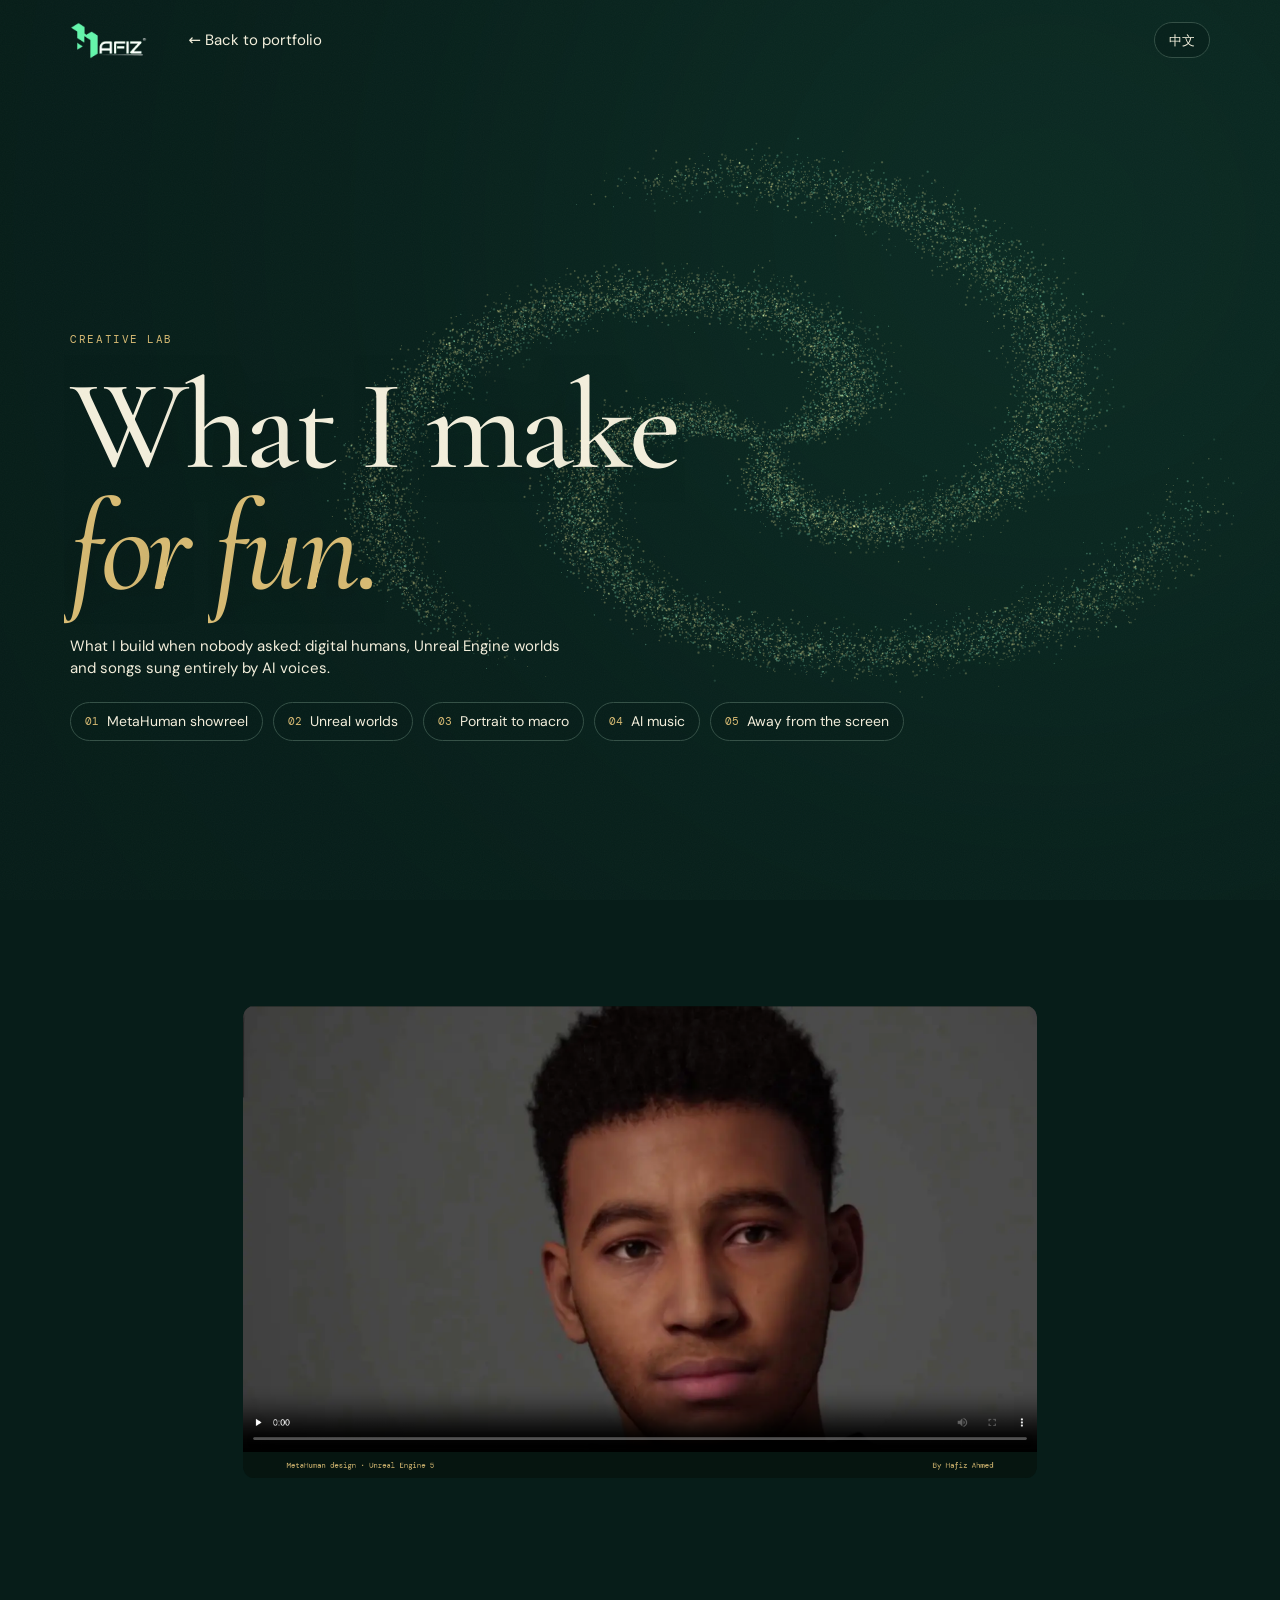
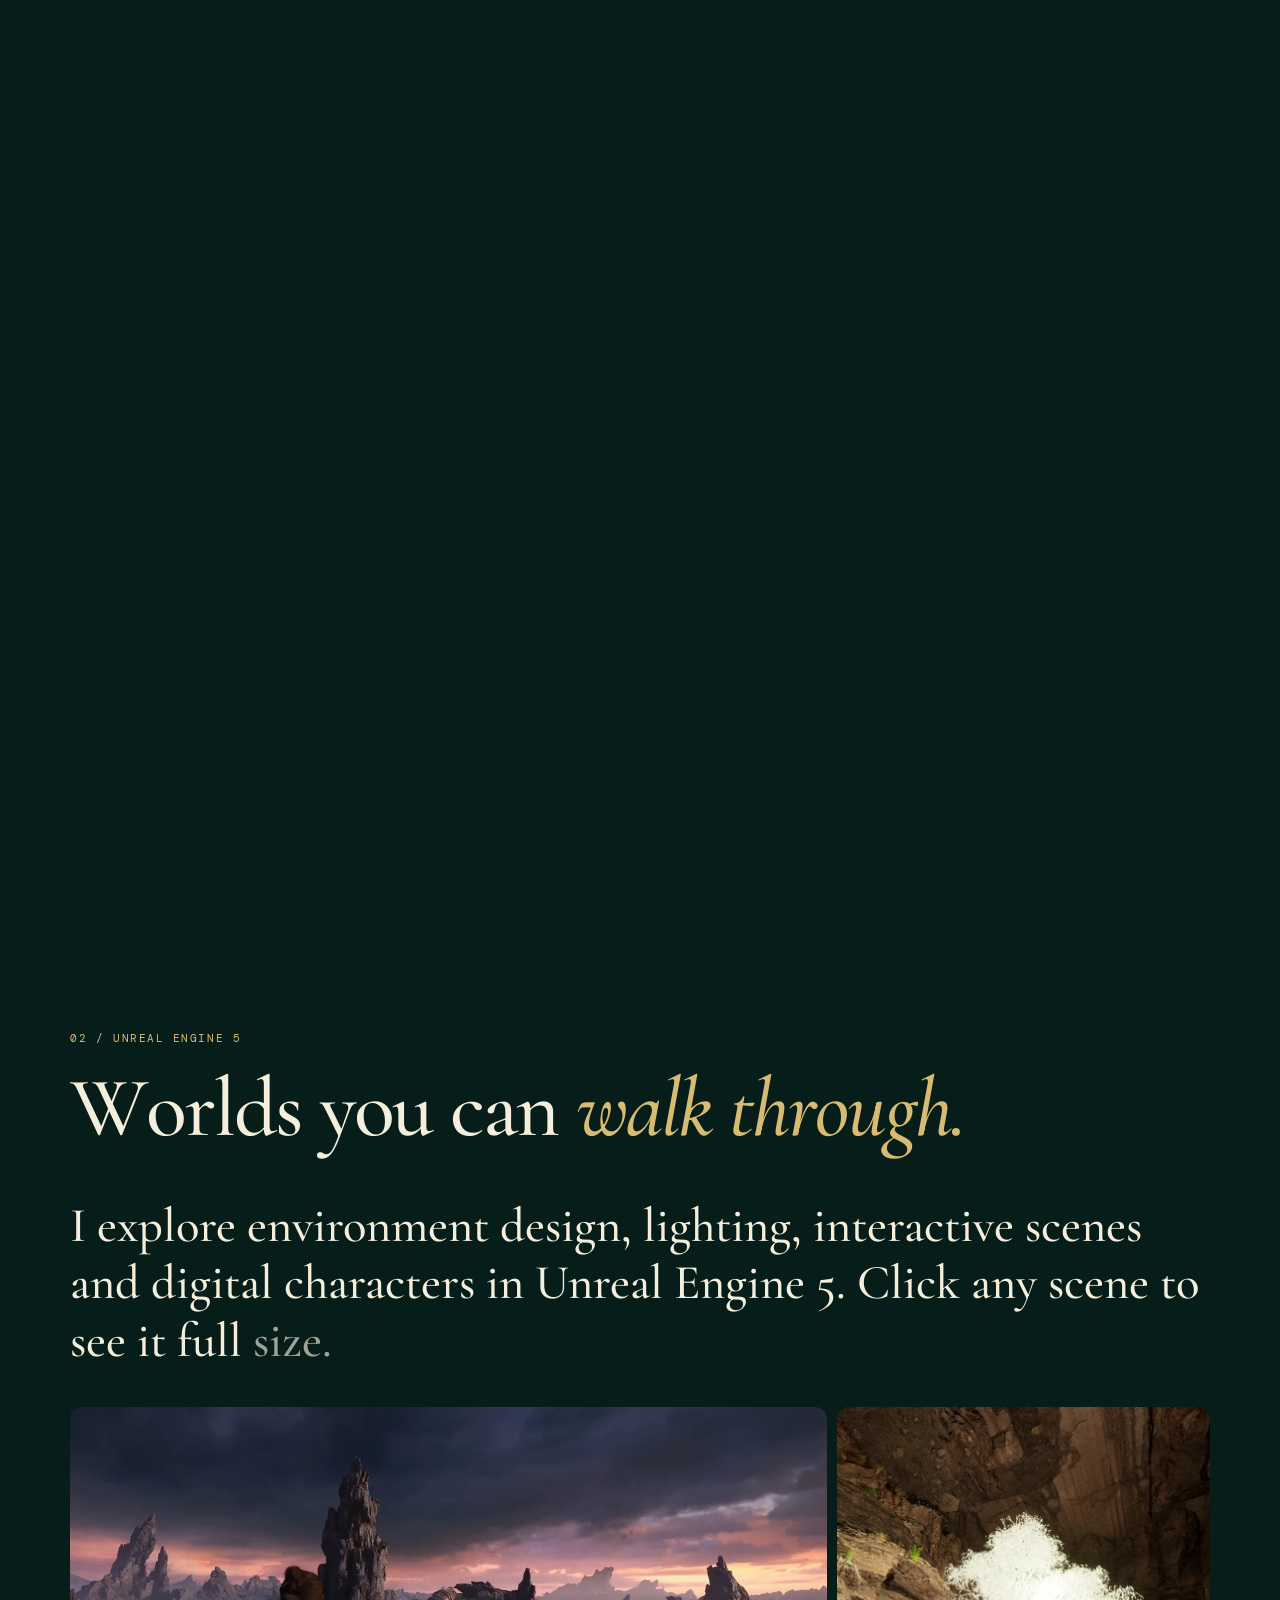
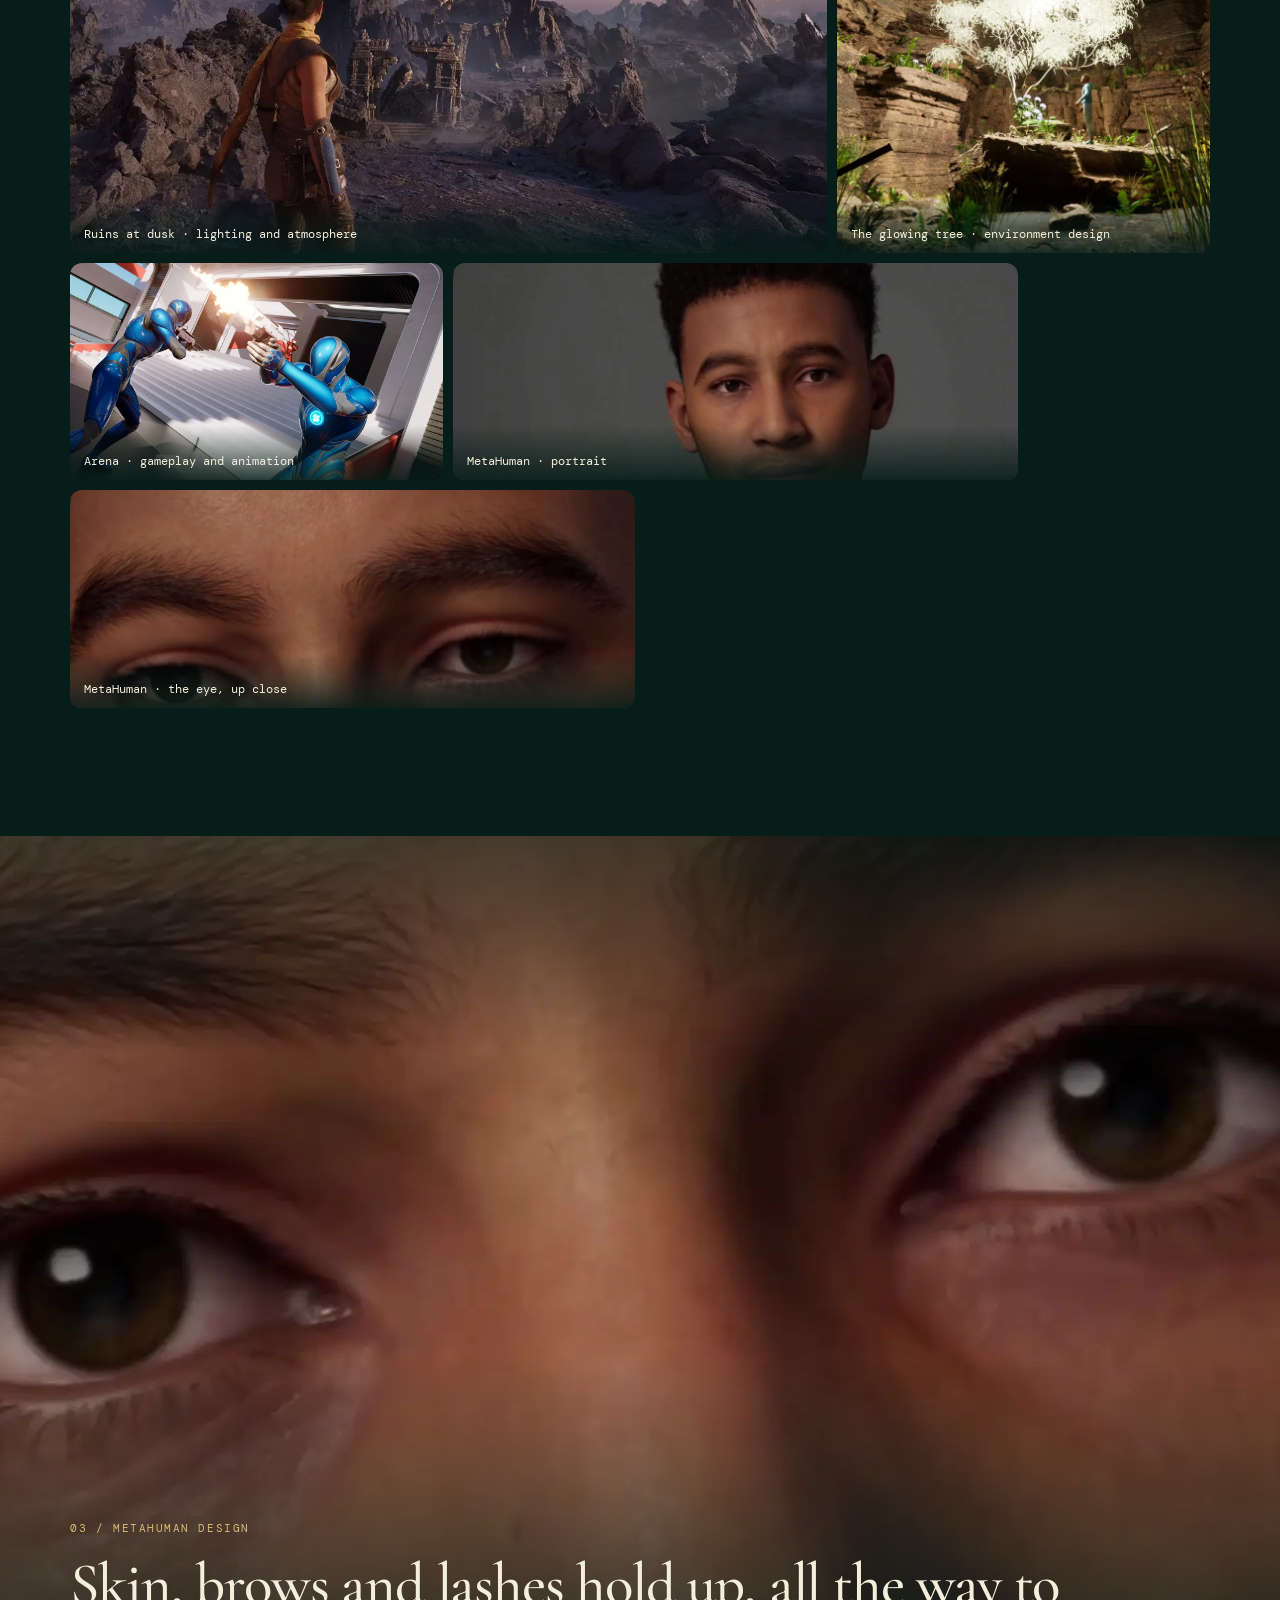
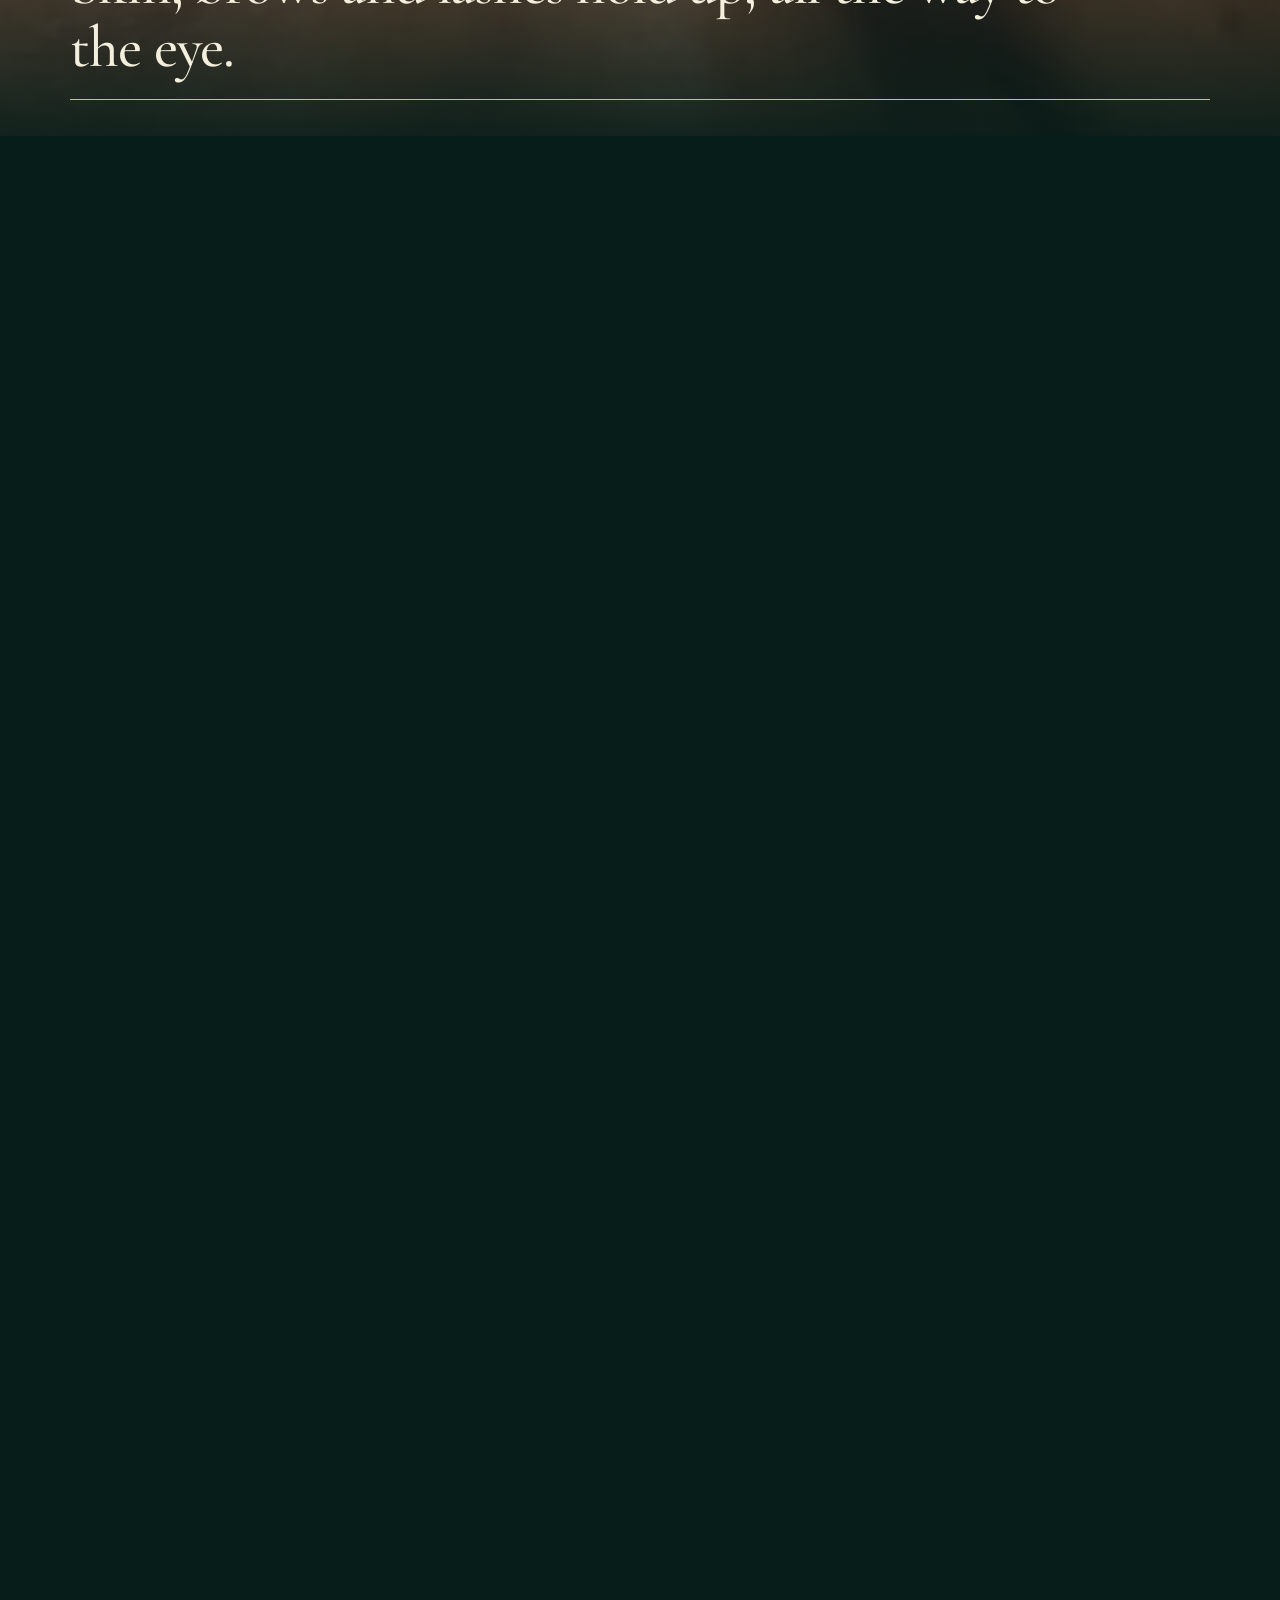
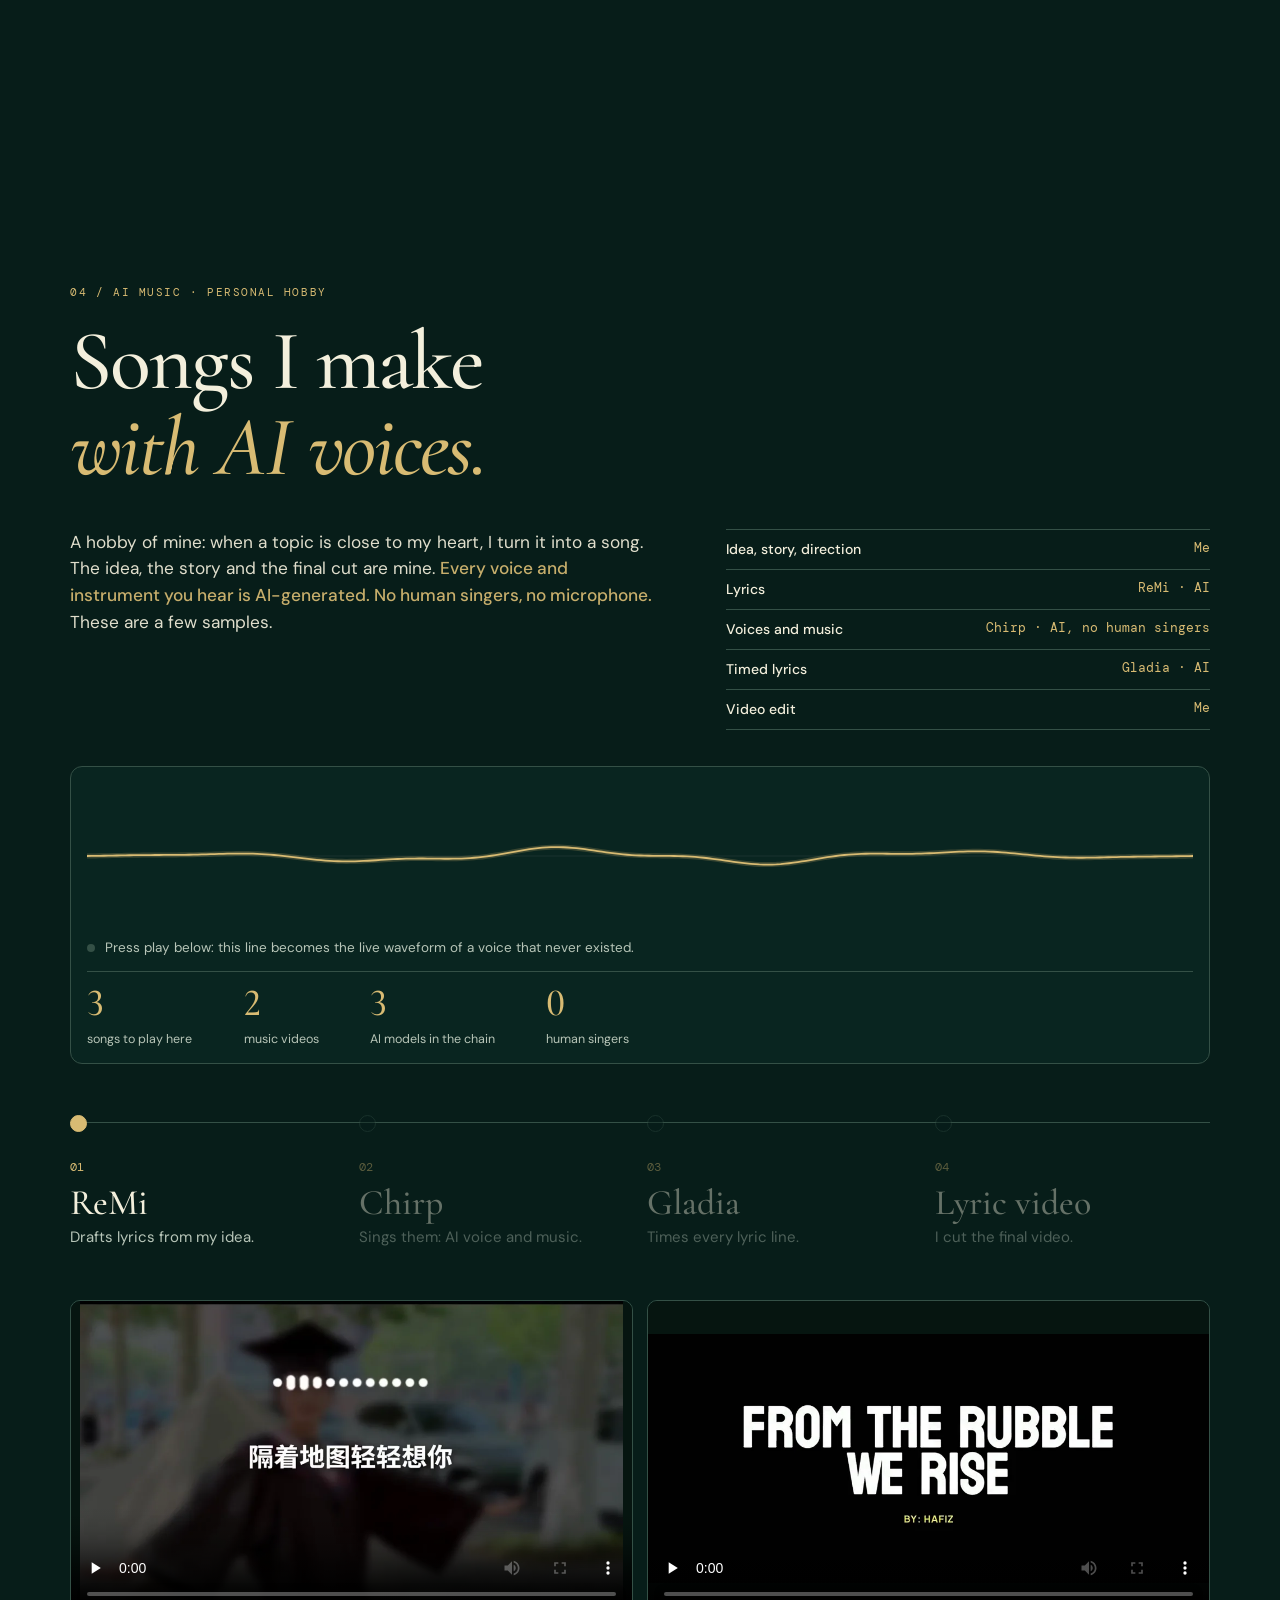
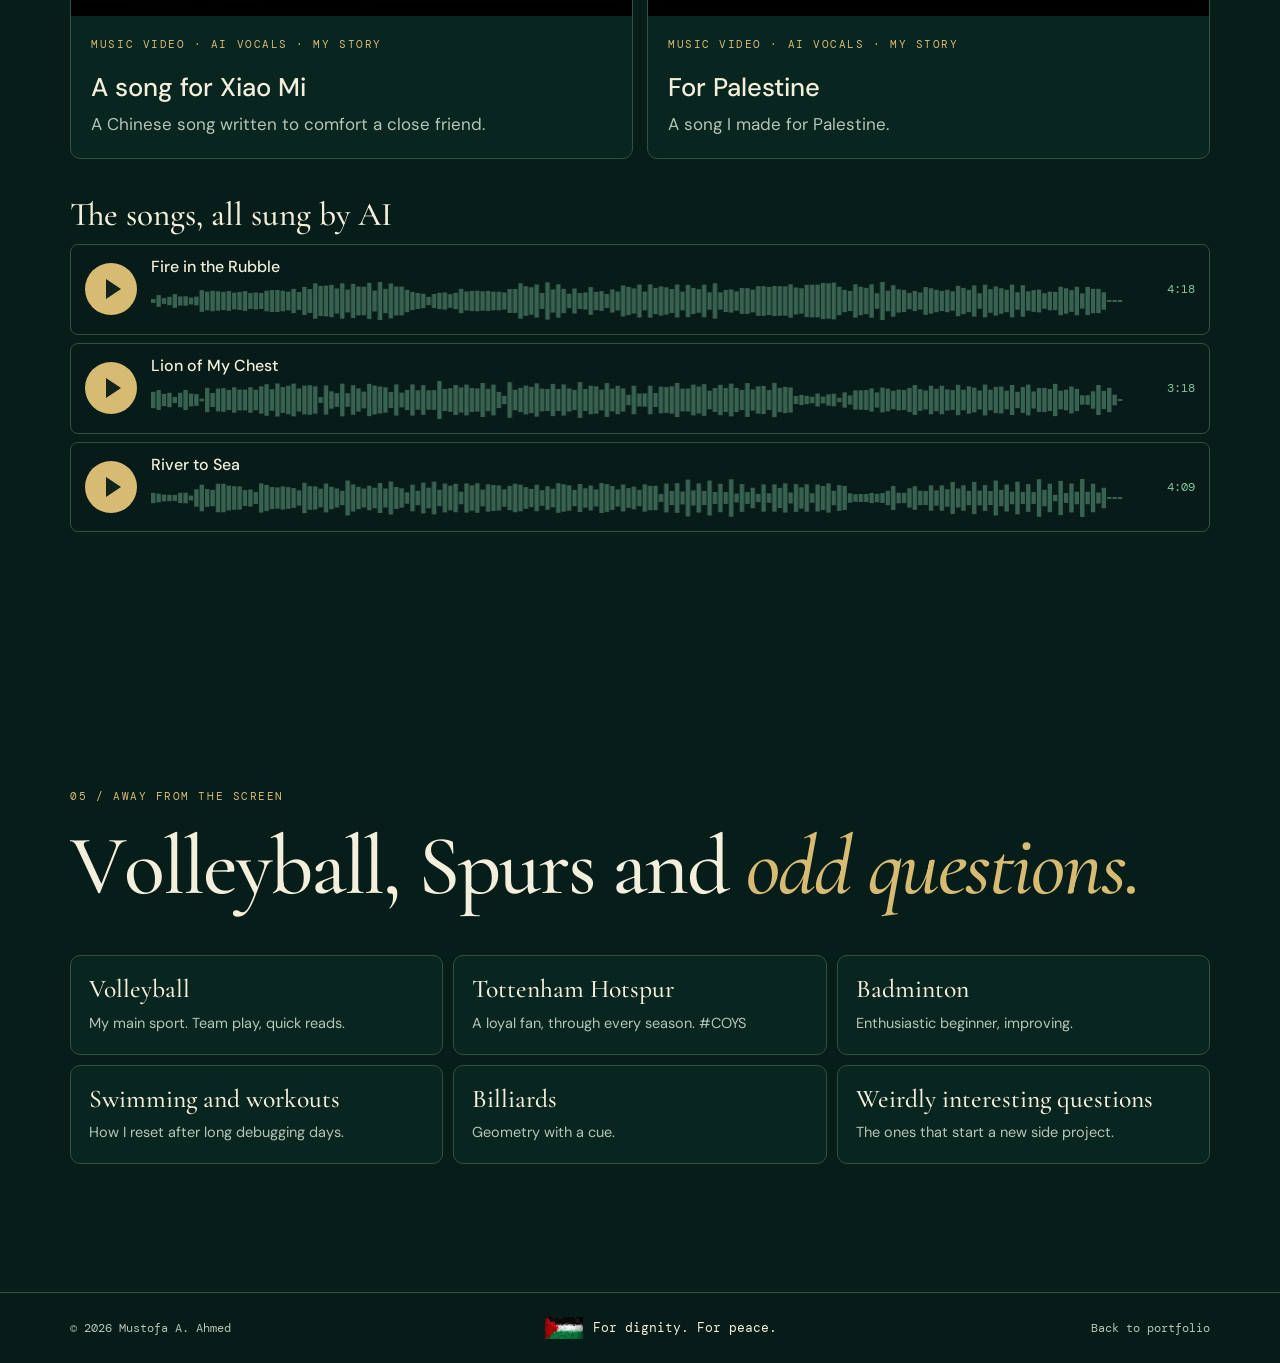
<file: creative.html>
<!doctype html>
<html lang="en" class="no-js" data-title-en="Creative lab | Mustofa A. Ahmed (Hafiz)" data-title-zh="创意实验室 | Mustofa A. Ahmed (Hafiz)">
<head>
<meta charset="utf-8">
<meta name="viewport" content="width=device-width,initial-scale=1,viewport-fit=cover">
<title>Creative lab | Mustofa A. Ahmed (Hafiz)</title>
<meta name="description" content="MetaHuman design, an Unreal Engine game, AI-generated music made with ReMi, Chirp and Gladia, and life away from the screen.">
<meta name="theme-color" content="#071d19">
<meta name="color-scheme" content="dark">
<link rel="canonical" href="https://hafizabc77.github.io/creative.html">
<link rel="icon" href="assets/showcase/logo.webp">
<script>
(function(){var d=document.documentElement,c=d.classList;c.remove('no-js');c.add('js','intro-done');
var reduced=window.matchMedia&&matchMedia('(prefers-reduced-motion: reduce)').matches;
if(!reduced)c.add('fx');
try{if(sessionStorage.getItem('hafiz-wipe')){c.add('wipe-in');sessionStorage.removeItem('hafiz-wipe')}}catch(e){}
var fail=function(){if(!window.__fxReady){c.remove('fx','wipe-in');c.add('fx-failed')}};
addEventListener('error',function(e){if(e.target&&e.target.tagName==='SCRIPT')fail()},true);
addEventListener('load',function(){setTimeout(fail,1500)});setTimeout(fail,15000);
setTimeout(function(){if(!window.__fxReady)c.add('fx-slow')},4000)})();
</script>
<link rel="stylesheet" href="styles.css">
</head>
<body class="creative-page">
<div id="wipe" aria-hidden="true"><i></i><i></i><i></i><i></i><i></i></div>
<canvas id="scene" aria-hidden="true"></canvas>
<div class="grain" aria-hidden="true"></div>
<div class="cursor" aria-hidden="true"><span class="cursor-label"></span></div>
<div class="cursor-dot" aria-hidden="true"></div>
<div class="progress" aria-hidden="true"></div>
<header class="site-header">
  <a class="brand" href="index.html" data-cursor="HOME" aria-label="Back to portfolio"><img src="assets/showcase/logo.webp" width="92" height="51" alt=""></a>
  <a class="back" href="index.html" data-magnetic><span data-en="← Back to portfolio" data-zh="← 返回主页">← Back to portfolio</span></a>
  <button id="language" type="button" lang="zh-CN" data-magnetic>中文</button>
</header>
<main id="main">
  <section class="creative-hero" data-shape="vortex" data-dim=".7" data-ink="1">
    <p class="eyebrow" data-scramble data-en="Creative lab" data-zh="创意实验室">Creative lab</p>
    <h1 class="page-title" data-split data-en="What I make<br><i>for fun.</i>" data-zh="我业余时间<br><i>做的东西。</i>">What I make<br><i>for fun.</i></h1>
    <p class="hero-description" data-rise data-en="What I build when nobody asked: digital humans, Unreal Engine worlds and songs sung entirely by AI voices." data-zh="没有人要求时我会做的东西：数字人、虚幻引擎世界，以及完全由 AI 人声演唱的歌曲。">What I build when nobody asked: digital humans, Unreal Engine worlds and songs sung entirely by AI voices.</p>
    <ul class="creative-index" data-rise>
      <li><a href="#cinema-section"><b>01</b><span data-en="MetaHuman showreel" data-zh="MetaHuman 展示">MetaHuman showreel</span></a></li>
      <li><a href="#worlds"><b>02</b><span data-en="Unreal worlds" data-zh="虚幻世界">Unreal worlds</span></a></li>
      <li><a href="#meta"><b>03</b><span data-en="Portrait to macro" data-zh="从肖像到特写">Portrait to macro</span></a></li>
      <li><a href="#songs"><b>04</b><span data-en="AI music" data-zh="AI 音乐">AI music</span></a></li>
      <li><a href="#off-screen"><b>05</b><span data-en="Away from the screen" data-zh="屏幕之外">Away from the screen</span></a></li>
    </ul>
  </section>

  <section class="cinema-section" id="cinema-section" data-shape="network" data-dim=".2" data-ink=".5">
    <div class="cinema-sticky">
      <div class="cinema" id="cinema">
        <video controls playsinline preload="none" poster="assets/showcase/metahuman-portrait.webp" aria-label="MetaHuman design showreel" data-cursor="PLAY"><source src="assets/showcase/unreal-showreel.mp4" type="video/mp4"></video>
        <div class="cinema-caption"><span data-en="MetaHuman design · Unreal Engine 5" data-zh="MetaHuman 设计 · 虚幻引擎 5">MetaHuman design · Unreal Engine 5</span><span>By Hafiz Ahmed</span></div>
      </div>
    </div>
  </section>

  <section class="creative-worlds" id="worlds" data-shape="network" data-dim=".18" data-ink=".9">
    <p class="eyebrow" data-en="02 / Unreal Engine 5" data-zh="02 / 虚幻引擎 5">02 / Unreal Engine 5</p>
    <h2 data-split data-en="Worlds you can <i>walk through.</i>" data-zh="可以走进去的<i>世界。</i>">Worlds you can <i>walk through.</i></h2>
    <p class="creative-description" data-words data-en="I explore environment design, lighting, interactive scenes and digital characters in Unreal Engine 5. Click any scene to see it full size." data-zh="我在虚幻引擎 5 中探索场景设计、灯光、交互场景与数字角色。点击任意场景可查看大图。">I explore environment design, lighting, interactive scenes and digital characters in Unreal Engine 5. Click any scene to see it full size.</p>
    <div class="bento">
      <figure class="b-wide" data-reveal><img src="assets/showcase/unreal-canyon.webp" width="1280" height="720" alt="A character overlooking a rocky landscape with ancient ruins under a stormy sunset" loading="lazy" data-enlarge data-cursor="VIEW"><figcaption data-en="Ruins at dusk · lighting and atmosphere" data-zh="黄昏遗迹 · 灯光与氛围">Ruins at dusk · lighting and atmosphere</figcaption></figure>
      <figure data-reveal><img src="assets/showcase/environment.webp" width="1600" height="900" alt="Canyon environment with a glowing white tree and a character" loading="lazy" data-enlarge data-cursor="VIEW"><figcaption data-en="The glowing tree · environment design" data-zh="发光之树 · 场景设计">The glowing tree · environment design</figcaption></figure>
      <figure data-reveal><img src="assets/showcase/unreal-arena.webp" width="1280" height="720" alt="Two blue Unreal Engine mannequins in a firefight in a white arena" loading="lazy" data-enlarge data-cursor="VIEW"><figcaption data-en="Arena · gameplay and animation" data-zh="竞技场 · 玩法与动画">Arena · gameplay and animation</figcaption></figure>
      <figure data-reveal><img src="assets/showcase/metahuman-portrait.webp" width="1400" height="786" alt="Portrait of a MetaHuman digital character" loading="lazy" data-enlarge data-cursor="VIEW"><figcaption data-en="MetaHuman · portrait" data-zh="MetaHuman · 肖像">MetaHuman · portrait</figcaption></figure>
      <figure data-reveal><img src="assets/showcase/metahuman-eye.webp" alt="Extreme close-up of the MetaHuman character's eye" loading="lazy" data-enlarge data-cursor="VIEW"><figcaption data-en="MetaHuman · the eye, up close" data-zh="MetaHuman · 眼部特写">MetaHuman · the eye, up close</figcaption></figure>
    </div>
  </section>

  <section id="meta" data-covers-scene data-shape="network" data-dim=".04" data-ink=".2">
    <div class="meta-sticky">
      <canvas id="meta-canvas" role="img" aria-label="MetaHuman digital character by Hafiz: as you scroll, the camera moves from a portrait to a close-up of the eye."></canvas>
      <img class="meta-poster" src="assets/showcase/metahuman-portrait.webp" width="1400" height="786" alt="" loading="lazy">
      <div class="meta-shade" aria-hidden="true"></div>
      <div class="meta-captions">
        <p class="eyebrow" data-en="03 / MetaHuman design" data-zh="03 / MetaHuman 设计">03 / MetaHuman design</p>
        <p class="meta-line active" data-en="A digital human I designed." data-zh="我设计的数字人。">A digital human I designed.</p>
        <p class="meta-line" data-en="Keep scrolling. The camera moves in." data-zh="继续滚动，镜头慢慢推近。">Keep scrolling. The camera moves in.</p>
        <p class="meta-line" data-en="Skin, brows and lashes hold up, all the way to the eye." data-zh="皮肤、眉毛与睫毛的细节，一直经得起特写。">Skin, brows and lashes hold up, all the way to the eye.</p>
      </div>
      <div class="meta-progress" aria-hidden="true"><i></i></div>
    </div>
  </section>

  <section class="music creative-music" id="songs" data-shape="network" data-dim=".16" data-ink="1">
    <p class="eyebrow" data-en="04 / AI music · Personal hobby" data-zh="04 / AI 音乐 · 个人爱好">04 / AI music · Personal hobby</p>
    <h2 data-split data-en="Songs I make<br><i>with AI voices.</i>" data-zh="我用 AI 人声<br><i>创作的歌曲。</i>">Songs I make<br><i>with AI voices.</i></h2>
  <div class="music-intro" data-reveal>
    <p class="music-lead" data-en="A hobby of mine: when a topic is close to my heart, I turn it into a song. The idea, the story and the final cut are mine. <b>Every voice and instrument you hear is AI-generated. No human singers, no microphone.</b> These are a few samples." data-zh="这是我的一个爱好：当某个主题触动我时，我会把它写成一首歌。创意、故事和最终剪辑都由我完成。<b>你听到的每一个人声和乐器都由 AI 生成，没有真人歌手，也没有用过麦克风。</b>以下是几首作品。">A hobby of mine: when a topic is close to my heart, I turn it into a song. The idea, the story and the final cut are mine. <b>Every voice and instrument you hear is AI-generated. No human singers, no microphone.</b> These are a few samples.</p>
    <ul class="music-credits">
      <li><b data-en="Idea, story, direction" data-zh="创意、故事、方向">Idea, story, direction</b><span data-en="Me" data-zh="我">Me</span></li>
      <li><b data-en="Lyrics" data-zh="歌词">Lyrics</b><span>ReMi · AI</span></li>
      <li><b data-en="Voices and music" data-zh="人声与音乐">Voices and music</b><span data-en="Chirp · AI, no human singers" data-zh="Chirp · AI，无真人歌手">Chirp · AI, no human singers</span></li>
      <li><b data-en="Timed lyrics" data-zh="歌词时间轴">Timed lyrics</b><span>Gladia · AI</span></li>
      <li><b data-en="Video edit" data-zh="视频剪辑">Video edit</b><span data-en="Me" data-zh="我">Me</span></li>
    </ul>
  </div>
  <div class="music-scope-wrap" data-reveal>
    <canvas class="music-scope" aria-hidden="true"></canvas>
    <p class="scope-caption"><span class="scope-dot" aria-hidden="true"></span><span class="scope-label" data-en="Press play below: this line becomes the live waveform of a voice that never existed." data-zh="点击下方播放：这条线会变成一个从未存在过的声音的实时波形。">Press play below: this line becomes the live waveform of a voice that never existed.</span></p>
    <ul class="music-stats">
      <li><b>3</b><span data-en="songs to play here" data-zh="首歌曲可在此播放">songs to play here</span></li>
      <li><b>2</b><span data-en="music videos" data-zh="支音乐视频">music videos</span></li>
      <li><b>3</b><span data-en="AI models in the chain" data-zh="个 AI 模型串联">AI models in the chain</span></li>
      <li><b>0</b><span data-en="human singers" data-zh="位真人歌手">human singers</span></li>
    </ul>
  </div>
    <ol class="pipeline" id="pipeline">
      <li class="pipe"><span class="pipe-num">01</span><h3>ReMi</h3><p data-en="Drafts lyrics from my idea." data-zh="根据我的创意生成歌词。">Drafts lyrics from my idea.</p></li>
      <li class="pipe"><span class="pipe-num">02</span><h3>Chirp</h3><p data-en="Sings them: AI voice and music." data-zh="演唱歌词：AI 人声与音乐。">Sings them: AI voice and music.</p></li>
      <li class="pipe"><span class="pipe-num">03</span><h3>Gladia</h3><p data-en="Times every lyric line." data-zh="为每句歌词打上时间轴。">Times every lyric line.</p></li>
      <li class="pipe"><span class="pipe-num">04</span><h3 data-en="Lyric video" data-zh="歌词视频">Lyric video</h3><p data-en="I cut the final video." data-zh="我来剪辑成片。">I cut the final video.</p></li>
    </ol>
    <div class="music-videos">
      <article class="media-card" data-spot data-reveal>
        <video controls playsinline preload="none" poster="assets/showcase/xiao-mi.webp" aria-label="A song for Xiao Mi" data-cursor="PLAY"><source src="assets/showcase/xiao-mi.mp4" type="video/mp4"></video>
        <div><p class="eyebrow" data-en="Music video · AI vocals · my story" data-zh="音乐视频 · AI 人声 · 我的故事">Music video · AI vocals · my story</p><h3 data-en="A song for Xiao Mi" data-zh="送给小米的一首歌">A song for Xiao Mi</h3><p data-en="A Chinese song written to comfort a close friend." data-zh="为安慰一位好朋友而写的中文歌曲。">A Chinese song written to comfort a close friend.</p></div>
      </article>
      <article class="media-card" data-spot data-reveal>
        <video controls playsinline preload="none" poster="assets/showcase/palestine.webp" aria-label="For Palestine" data-cursor="PLAY"><source src="assets/showcase/palestine.mp4" type="video/mp4"></video>
        <div><p class="eyebrow" data-en="Music video · AI vocals · my story" data-zh="音乐视频 · AI 人声 · 我的故事">Music video · AI vocals · my story</p><h3 data-en="For Palestine" data-zh="献给巴勒斯坦">For Palestine</h3><p data-en="A song I made for Palestine." data-zh="我为巴勒斯坦创作的歌曲。">A song I made for Palestine.</p></div>
      </article>
    </div>
    <h3 class="songs-title" data-en="The songs, all sung by AI" data-zh="歌曲（全部由 AI 演唱）">The songs, all sung by AI</h3>
    <div class="tracks">
      <article class="song" data-track="fire-in-the-rubble"><button type="button" class="track-play" aria-label="Play Fire in the Rubble" data-cursor="PLAY"><i></i></button><div class="track-body"><h3>Fire in the Rubble</h3><canvas class="wave" data-cursor="SEEK"></canvas></div><span class="track-time">0:00</span></article>
      <article class="song" data-track="lion-of-my-chest"><button type="button" class="track-play" aria-label="Play Lion of My Chest" data-cursor="PLAY"><i></i></button><div class="track-body"><h3>Lion of My Chest</h3><canvas class="wave" data-cursor="SEEK"></canvas></div><span class="track-time">0:00</span></article>
      <article class="song" data-track="river-to-sea"><button type="button" class="track-play" aria-label="Play River to Sea" data-cursor="PLAY"><i></i></button><div class="track-body"><h3>River to Sea</h3><canvas class="wave" data-cursor="SEEK"></canvas></div><span class="track-time">0:00</span></article>
    </div>
  </section>

  <section class="off-screen-section" id="off-screen" data-shape="network" data-dim=".18" data-ink=".9">
    <p class="eyebrow" data-en="05 / Away from the screen" data-zh="05 / 屏幕之外">05 / Away from the screen</p>
    <h2 data-split data-en="Volleyball, Spurs and <i>odd questions.</i>" data-zh="排球、热刺，还有<i>奇怪的问题。</i>">Volleyball, Spurs and <i>odd questions.</i></h2>
    <ul class="life-grid">
      <li data-reveal><b data-en="Volleyball" data-zh="排球">Volleyball</b><span data-en="My main sport. Team play, quick reads." data-zh="我的主要运动：团队配合，快速判断。">My main sport. Team play, quick reads.</span></li>
      <li data-reveal><b data-en="Tottenham Hotspur" data-zh="托特纳姆热刺">Tottenham Hotspur</b><span data-en="A loyal fan, through every season. #COYS" data-zh="每个赛季都忠实支持。#COYS">A loyal fan, through every season. #COYS</span></li>
      <li data-reveal><b data-en="Badminton" data-zh="羽毛球">Badminton</b><span data-en="Enthusiastic beginner, improving." data-zh="热情的新手，正在进步。">Enthusiastic beginner, improving.</span></li>
      <li data-reveal><b data-en="Swimming and workouts" data-zh="游泳与健身">Swimming and workouts</b><span data-en="How I reset after long debugging days." data-zh="漫长调试日后，我用它来放松。">How I reset after long debugging days.</span></li>
      <li data-reveal><b data-en="Billiards" data-zh="台球">Billiards</b><span data-en="Geometry with a cue." data-zh="用球杆做几何题。">Geometry with a cue.</span></li>
      <li data-reveal><b data-en="Weirdly interesting questions" data-zh="奇奇怪怪又有趣的问题">Weirdly interesting questions</b><span data-en="The ones that start a new side project." data-zh="那些会引出新个人项目的问题。">The ones that start a new side project.</span></li>
    </ul>
  </section>
</main>
<footer class="site-footer">
  <span>© 2026 Mustofa A. Ahmed</span>
  <span class="solidarity"><span class="flag-wave" id="flag-wave" role="img" aria-label="Palestinian flag"></span><span data-en="For dignity. For peace." data-zh="尊严与和平。">For dignity. For peace.</span></span>
  <a href="index.html" data-en="Back to portfolio" data-zh="返回主页">Back to portfolio</a>
</footer>
<dialog id="image-dialog" aria-label="Expanded image">
  <button type="button" class="dialog-close" aria-label="Close">×</button>
  <img alt="">
</dialog>
<p id="toast" role="status" aria-live="polite"></p>
<script src="assets/vendor/lenis.min.js"></script>
<script src="assets/data/waves.js"></script>
<script src="scene.js"></script>
<script src="script.js"></script>
</body>
</html>
</file>
<file: styles.css>
/* Fonts are self-hosted so the page never waits on a third-party font service. */
@font-face{font-family:'Cormorant Garamond';src:url(assets/fonts/cormorant.woff2) format('woff2');font-weight:300 700;font-style:normal;font-display:swap}
@font-face{font-family:'Cormorant Garamond';src:url(assets/fonts/cormorant-italic.woff2) format('woff2');font-weight:300 700;font-style:italic;font-display:swap}
@font-face{font-family:'DM Sans';src:url(assets/fonts/dm-sans.woff2) format('woff2');font-weight:100 1000;font-display:swap}
@font-face{font-family:'DM Mono';src:url(assets/fonts/dm-mono.woff2) format('woff2');font-weight:400;font-display:swap}

:root{
  color-scheme:dark;
  --bg:#071d19;--panel:#0c2923;--panel2:#10352c;--ink:#f3efdc;--muted:#b7c5b8;--gold:#d8bb73;--mint:#84c7a2;--line:#345046;--rust:#d98a5f;
  --glass:rgb(12 41 35 / .72);--solid:rgb(7 29 25 / .86);
  --sans:'DM Sans','PingFang SC','Hiragino Sans GB','Microsoft YaHei','Noto Sans CJK SC',system-ui,sans-serif;
  --serif:'Cormorant Garamond','Songti SC','STSong','Noto Serif CJK SC',Georgia,serif;
  --mono:'DM Mono',ui-monospace,Menlo,Consolas,'PingFang SC','Microsoft YaHei',monospace;
  --ease:cubic-bezier(.16,1,.3,1);
  --spring:cubic-bezier(.34,1.56,.64,1);
  --gutter:clamp(20px,5.5vw,96px);
}
*{box-sizing:border-box}
html{background:var(--bg);-webkit-text-size-adjust:100%;scroll-behavior:smooth;scrollbar-width:none}
html::-webkit-scrollbar,body::-webkit-scrollbar{width:0;height:0;display:none}
*{scrollbar-width:thin;scrollbar-color:var(--line) transparent}
html{scrollbar-width:none}
html.lenis,html.lenis body{height:auto}
.lenis.lenis-smooth{scroll-behavior:auto!important}
.lenis.lenis-smooth [data-lenis-prevent]{overscroll-behavior:contain}
.lenis.lenis-stopped{overflow:hidden}
.case-locked{overflow:hidden}
body{margin:0;color:var(--ink);font:400 17px/1.65 var(--sans);overflow-x:hidden;overflow-x:clip}
img{max-width:100%;height:auto;display:block}
a{color:inherit;text-decoration:none}
button{font:inherit;color:inherit;background:none;border:0;cursor:pointer}
h1,h2,h3,h4,p,ul,ol,dl,dd,figure,pre{margin:0;padding:0}
ul,ol{list-style:none}
p{color:var(--muted)}
:focus-visible{outline:2px solid var(--gold);outline-offset:4px;border-radius:2px}
.skip{position:fixed;top:-100px;left:12px;z-index:200;background:var(--gold);color:var(--bg);padding:10px 16px}
.skip:focus{top:12px}
main,.site-footer{position:relative;z-index:2}
section{padding:clamp(70px,10vw,150px) var(--gutter);position:relative}
h2{font:500 clamp(42px,6.6vw,108px)/1.02 var(--serif);letter-spacing:-.025em;margin-bottom:clamp(26px,3.6vw,54px)}
h2 i,h1 i,.page-title i{color:var(--gold);font-weight:500}
h3{font-size:clamp(20px,1.6vw,25px);font-weight:500;line-height:1.3}
[lang=zh-CN] h2,[lang=zh-CN] .page-title{font-family:var(--sans);font-weight:600;letter-spacing:.01em;font-size:clamp(32px,4.8vw,76px);line-height:1.25}
[lang=zh-CN] h2 i,[lang=zh-CN] .page-title i{font-style:normal}
.eyebrow{font:400 clamp(11px,.85vw,13px)/1.5 var(--mono);letter-spacing:.14em;text-transform:uppercase;color:var(--gold);margin-bottom:18px}
[lang=zh-CN] .eyebrow{letter-spacing:.06em}

/* Fixed layers */
#scene{position:fixed;left:0;top:0;width:100vw;height:100vh;z-index:0;display:block;pointer-events:none}
.grain{position:fixed;inset:0;z-index:90;pointer-events:none;opacity:.03;background-image:url("data:image/svg+xml,%3Csvg xmlns='http://www.w3.org/2000/svg' width='180' height='180'%3E%3Cfilter id='n'%3E%3CfeTurbulence type='fractalNoise' baseFrequency='.9' numOctaves='2' stitchTiles='stitch'/%3E%3C/filter%3E%3Crect width='180' height='180' filter='url(%23n)'/%3E%3C/svg%3E")}
.progress{position:fixed;left:0;top:0;height:2px;width:100%;background:var(--gold);transform:scaleX(0);transform-origin:left;z-index:120}

/* Cursor */
.cursor,.cursor-dot{position:fixed;left:0;top:0;pointer-events:none;z-index:175;opacity:0;will-change:transform}
.has-cursor .cursor,.has-cursor .cursor-dot{opacity:1}
.has-cursor,.has-cursor a,.has-cursor button,.has-cursor summary,.has-cursor input,.has-cursor canvas,.has-cursor video,.has-cursor img{cursor:none}
.has-cursor #palette-input{cursor:text}
/* Pop-ups sit in the browser top layer, above the custom cursor, so show the normal cursor while one is open */
.has-cursor.dialog-open,.has-cursor.dialog-open *{cursor:auto}
.has-cursor.dialog-open a,.has-cursor.dialog-open button,.has-cursor.dialog-open summary,.has-cursor.dialog-open [data-copy]{cursor:pointer}
.dialog-open .cursor,.dialog-open .cursor-dot{opacity:0!important}
.cursor{width:38px;height:38px;margin:-19px 0 0 -19px;border:1px solid var(--gold);border-radius:50%;display:grid;place-items:center;transition:width .35s var(--ease),height .35s var(--ease),margin .35s var(--ease),background .25s,border-color .25s}
.cursor-label{font:400 10px/1 var(--mono);letter-spacing:.1em;color:var(--bg);opacity:0;transition:opacity .15s}
.cursor-dot{width:5px;height:5px;margin:-2.5px 0 0 -2.5px;border-radius:50%;background:var(--gold)}
.cursor.is-link{width:62px;height:62px;margin:-31px 0 0 -31px;background:rgb(216 187 115 / .14)}
.cursor.is-label{width:84px;height:84px;margin:-42px 0 0 -42px;background:var(--gold)}
.cursor.is-label .cursor-label{opacity:1}
.cursor.is-down{border-color:var(--mint)}

/* Preloader */
#loader{display:none;position:fixed;inset:0;z-index:180;background:var(--bg);flex-direction:column;justify-content:flex-end;padding:var(--gutter);transition:transform 1s var(--ease)}
.fx:not(.intro-done) #loader{display:flex}
#loader img{position:absolute;left:var(--gutter);top:clamp(20px,4vw,44px);width:92px}
#loader-stream{position:absolute;left:var(--gutter);right:var(--gutter);top:30%;font:500 clamp(30px,5vw,78px)/1.12 var(--serif);color:var(--ink)}
#loader-stream span{display:inline-block;margin-right:.26em;animation:tokenIn .3s var(--ease) both}
#loader-stream span.last{color:var(--gold);font-style:italic}
@keyframes tokenIn{from{opacity:0;transform:translateY(14px)}}
.loader-count{font:500 clamp(80px,17vw,250px)/.92 var(--serif);font-variant-numeric:lining-nums;color:var(--gold);letter-spacing:-.04em}
.loader-count i{font-size:.34em;color:var(--mint);margin-left:.1em;letter-spacing:0}
#loader-text{font:400 13px/1.5 var(--mono);letter-spacing:.14em;text-transform:uppercase;margin:14px 0}
.loader-tokens{display:grid;grid-template-columns:repeat(12,1fr);gap:6px}
.loader-tokens i{height:10px;border:1px solid var(--line);background:transparent;transition:background .2s}
.loader-tokens i.on{background:var(--mint);border-color:var(--mint)}
#loader.done{transform:translateY(-101%)}

/* Page transition */
#wipe{position:fixed;inset:0;z-index:170;display:grid;grid-template-columns:repeat(5,1fr);pointer-events:none}
#wipe i{background:var(--panel2);border-right:1px solid var(--line);transform:scaleY(0);transform-origin:bottom;transition:transform .55s var(--ease);transition-delay:calc(var(--n) * 45ms)}
#wipe i:nth-child(1){--n:0}#wipe i:nth-child(2){--n:1}#wipe i:nth-child(3){--n:2}#wipe i:nth-child(4){--n:3}#wipe i:nth-child(5){--n:4}
.wipe-in #wipe i,.wipe-out #wipe i{transform:scaleY(1)}
.wipe-in.wipe-leaving #wipe i{transform:scaleY(0);transform-origin:top}

/* Header */
.site-header{position:fixed;left:0;right:0;top:0;z-index:100;display:flex;align-items:center;gap:clamp(12px,1.8vw,26px);height:clamp(64px,6.4vw,84px);padding:0 var(--gutter);transition:transform .6s var(--ease),background .3s,border-color .3s;border-bottom:1px solid transparent}
.site-header.scrolled{background:rgb(7 29 25 / .94);border-color:rgb(52 80 70 / .6)}
.site-header.hide{transform:translateY(-100%)}
.site-header.menu-open{background:none;border-color:transparent;transform:none;transition:none}
.brand{margin-right:auto}
.brand img{width:clamp(70px,6vw,92px);height:auto}
#nav{display:flex;gap:clamp(14px,1.8vw,28px);font-size:clamp(13px,.95vw,15px)}
#nav a{display:inline-block;padding:6px 0;text-shadow:0 1px 10px rgb(7 29 25 / .7)}
#nav a span{display:inline-block;min-width:1ch}
.nav-resume-m{display:none!important}
#palette-open kbd,#palette kbd{font:400 11px/1 var(--mono);padding:6px 8px;border:1px solid var(--line);border-radius:4px;color:var(--muted);background:rgb(7 29 25 / .5)}
#palette-open{display:none}
.has-cursor #palette-open{display:block}
#language{flex:none;white-space:nowrap;min-height:36px;padding:4px 14px;border:1px solid var(--line);border-radius:30px;font-size:13px;display:inline-block;background:rgb(7 29 25 / .5)}
.back{margin-right:auto;font-size:15px}
.creative-page .brand{margin-right:18px}
#menu{display:none;position:relative;width:44px;height:44px;flex:none}
#menu i{position:absolute;left:10px;right:10px;height:1.5px;background:var(--ink);transition:transform .4s var(--ease),top .4s var(--ease)}
#menu i:nth-child(1){top:17px}#menu i:nth-child(2){top:26px}
#menu[aria-expanded=true] i:nth-child(1){top:21px;transform:rotate(45deg)}
#menu[aria-expanded=true] i:nth-child(2){top:21px;transform:rotate(-45deg)}

/* Right-hand section rail */
.rail{position:fixed;right:clamp(14px,1.8vw,30px);top:50%;z-index:60;display:none;flex-direction:column;align-items:center;gap:12px;transform:translateY(-50%);font:400 11px/1 var(--mono);color:var(--muted)}
.has-cursor .rail{display:flex;transition:opacity .4s}
.rail.over-panels{opacity:0}
.rail-line{width:1px;height:110px;background:var(--line);position:relative;overflow:hidden}
.rail-line i{position:absolute;inset:0;background:var(--gold);transform:scaleY(0);transform-origin:top}
.rail-name{writing-mode:vertical-rl;letter-spacing:.14em;text-transform:uppercase}
.rail-index{color:var(--gold)}

/* Buttons */
.button{position:relative;display:inline-flex;align-items:center;justify-content:center;min-height:50px;padding:12px 26px;border:1px solid #58705d;border-radius:4px;font-size:15px;font-weight:500;overflow:hidden;isolation:isolate;transition:color .3s,border-color .3s}
.button:before{content:'';position:absolute;inset:0;z-index:-1;background:var(--gold);transform:translateY(101%);transition:transform .5s var(--ease)}
.button:hover{color:#11251c;border-color:var(--gold)}
.button:hover:before{transform:none}
.button.primary{background:var(--gold);color:#11251c;border-color:var(--gold)}
.button.primary:before{background:var(--ink)}
.button.small{min-height:38px;padding:5px 18px;font-size:13px}
.actions{display:flex;flex-wrap:wrap;gap:12px;margin-top:28px}
.text-link{display:inline-block;color:var(--gold);font-weight:500;background:linear-gradient(currentColor,currentColor) 0 100%/100% 1px no-repeat;transition:background-size .45s var(--ease)}
.text-link:hover{background-size:0 1px;background-position:100% 100%}

/* Text effects. Only applied under .fx, so a failed script can never hide content. */
.w{display:inline-block;overflow:hidden;vertical-align:top;padding:.08em .05em .12em;margin:-.08em -.05em -.12em}
.fx [data-split] .c{display:inline-block;transform:translateY(112%) rotate(5deg);transform-origin:0 100%}
.fx [data-split].in .c{transform:none;transition:transform 1s var(--ease);transition-delay:calc(var(--i) * 22ms)}
.fx [data-rise],.fx [data-reveal]{opacity:0;transform:translateY(26px)}
.fx-slow [data-rise],.fx-slow [data-reveal]{opacity:1;transform:none} /* scripts still loading after 4 s: show content now */
.fx [data-rise].in,.fx [data-reveal].in{opacity:1;transform:none;transition:opacity .9s var(--ease),transform .9s var(--ease);transition-delay:var(--d,0ms)}
[data-words] .sw{opacity:var(--o,.16);transition:opacity .25s linear}
.no-js [data-words] .sw,.fx-failed [data-words] .sw{opacity:1}

/* Kinetic ghost titles */
.ghost-wrap{position:absolute;inset:0;overflow:hidden;pointer-events:none;z-index:-1}
.ghost{position:absolute;right:-4vw;top:clamp(30px,5vw,80px);font:500 italic clamp(90px,19vw,340px)/1 var(--serif);white-space:nowrap;color:transparent;-webkit-text-stroke:1px rgb(216 187 115 / .15);will-change:transform}

/* Spotlight and tilt */
[data-spot]{position:relative;isolation:isolate}
[data-spot]:before{content:'';position:absolute;inset:0;z-index:-1;pointer-events:none;opacity:0;background:radial-gradient(380px circle at var(--mx,50%) var(--my,50%),rgb(216 187 115 / .17),transparent 68%);transition:opacity .35s;border-radius:inherit}
[data-spot]:hover:before{opacity:1}
[data-tilt]{transform:perspective(1000px) rotateX(var(--rx,0deg)) rotateY(var(--ry,0deg));transition:transform .4s var(--ease);transform-style:preserve-3d}
img.gl-on{opacity:0}

/* Hero: the full conference scene dissolves into the page */
.hero{display:grid;grid-template-rows:1fr auto;min-height:100vh;min-height:100svh;padding:clamp(76px,9vh,112px) var(--gutter) clamp(16px,2.2vh,28px)}
.hero-media{position:absolute;top:0;right:0;bottom:0;width:66vw;z-index:-1}
.hero-media img{width:100%;height:100%;object-fit:cover;object-position:49% 34%;-webkit-mask-image:linear-gradient(to right,transparent 0,#000 42%),linear-gradient(to top,transparent 0,#000 32%);-webkit-mask-composite:source-in;mask-image:linear-gradient(to right,transparent 0,#000 42%),linear-gradient(to top,transparent 0,#000 32%);mask-composite:intersect}
.hero-copy{align-self:center;max-width:min(60vw,920px)}
.hero-tags{display:flex;flex-wrap:wrap;align-items:center;gap:8px 18px;margin-bottom:clamp(10px,1.4vh,20px)}
.hero-tags .eyebrow{margin:0}
.opportunity{display:inline-flex;align-items:center;gap:9px;padding:4px 13px;border:1px solid var(--line);border-radius:30px;font-size:13px;color:var(--ink);background:rgb(12 41 35 / .72)}
.opportunity:before{content:'';width:7px;height:7px;border-radius:50%;background:var(--mint);animation:pulse 2s infinite}
@keyframes pulse{0%{box-shadow:0 0 0 0 rgb(132 199 162 / .6)}70%,100%{box-shadow:0 0 0 9px rgb(132 199 162 / 0)}}
h1{font:500 clamp(68px,min(11vw,20vh),210px)/.9 var(--serif);letter-spacing:-.035em;text-shadow:0 2px 40px rgb(7 29 25 / .35)}
h1 b{color:var(--mint);font-weight:500}
.hero-line{text-wrap:balance;margin-top:clamp(14px,2vh,26px);color:var(--ink);font-size:clamp(21px,2vw,32px);line-height:1.22;font-weight:500;max-width:22em}
.hero-description{margin-top:8px;max-width:34em;font-size:clamp(15px,1.05vw,17px);line-height:1.5;color:var(--ink);opacity:.8}
.hero .actions{margin-top:clamp(12px,2vh,26px)}
.hero-stats{display:grid;grid-template-columns:repeat(4,auto) minmax(0,1fr);gap:10px clamp(18px,3vw,54px);align-items:end;margin-top:clamp(12px,2vh,28px);padding-top:clamp(10px,1.4vh,18px);border-top:1px solid rgb(243 239 220 / .2)}
.hero-stats b{display:block;font:500 clamp(30px,3.4vw,56px)/1 var(--serif);color:var(--gold);font-variant-numeric:lining-nums}
.hero-stats span{font-size:13px;color:var(--ink);opacity:.85}
.hero-trust{text-align:right;font:400 12px/1.7 var(--mono);letter-spacing:.04em}
.hero-trust span{display:block;font:inherit;opacity:1}
.clock{color:var(--mint)}
.hero-media:after{content:'';position:absolute;left:0;right:0;top:0;height:22%;background:linear-gradient(to bottom,rgb(7 29 25 / .72),transparent);pointer-events:none}

/* Ticker: runs on the compositor, so it costs nothing while scrolling */
.wave-ticker{position:relative;z-index:2;overflow:hidden;padding-block:clamp(22px,3vw,44px);pointer-events:none}
.ticker-run{display:flex;width:max-content;animation:tickerRun 90s linear infinite;will-change:transform}
.ticker-run span{font:400 clamp(13px,1.2vw,19px)/1 var(--mono);letter-spacing:.18em;color:var(--gold);white-space:nowrap;opacity:.8}
@keyframes tickerRun{to{transform:translate3d(-50%,0,0)}}

.hero-line .hello{display:block;margin-bottom:.12em}
.hero-line b{font-weight:500;color:var(--gold)}
/* Manifesto */
.manifesto{padding-block:clamp(70px,13vw,190px)}
.manifesto p{font:500 clamp(32px,5.1vw,84px)/1.12 var(--serif);letter-spacing:-.02em;color:var(--ink);max-width:21em}
[lang=zh-CN] .manifesto p{font-family:var(--sans);font-size:clamp(26px,3.8vw,60px);line-height:1.45;font-weight:500;letter-spacing:.01em}

/* Results story */
.numbers{padding:0;height:calc(100vh * 4.4)}
.numbers-sticky{position:sticky;top:0;height:100vh;height:100svh;overflow:hidden;padding:clamp(84px,9vw,120px) var(--gutter) clamp(24px,3vw,44px);display:flex;flex-direction:column;justify-content:flex-end}
.numbers-label{position:absolute;left:var(--gutter);top:clamp(84px,9vw,120px)}
.steps{position:relative;height:clamp(230px,34vh,340px);max-width:min(36vw,520px)}
.step{position:absolute;left:0;right:0;bottom:0}
.step h2{font-size:clamp(34px,3.8vw,62px);margin-bottom:14px}
.step p{font-size:clamp(16px,1.25vw,20px)}
.big-num{display:block;font:600 italic clamp(64px,13vw,190px)/1 var(--serif);font-variant-numeric:lining-nums;color:var(--gold);margin-bottom:10px}
.step:nth-child(4) .big-num{font-size:clamp(36px,6vw,90px)}
.has-gl .big-num{position:absolute;width:1px;height:1px;overflow:hidden;clip:rect(0 0 0 0)}
.fx .step{opacity:0;transform:translateY(34px);pointer-events:none;transition:opacity .45s,transform .7s var(--ease)}
.fx .step.active{opacity:1;transform:none;pointer-events:auto}
.step-dots{position:absolute;right:calc(var(--gutter) + 8px);bottom:clamp(24px,3vw,44px);display:flex;gap:7px}
.step-dots i{width:26px;height:2px;background:var(--line);transition:background .3s}
.step-dots i.on{background:var(--gold)}

/* Role selector */
.fit{background:linear-gradient(180deg,transparent,rgb(12 41 35 / .72) 16%,rgb(12 41 35 / .72) 84%,transparent)}
.fit-note{max-width:38em;margin-bottom:28px}
.roles{display:grid;grid-template-columns:repeat(4,minmax(0,1fr));gap:10px}
.role-tab{position:relative;text-align:left;padding:18px 18px 20px;border:1px solid var(--line);border-radius:6px;background:rgb(7 29 25 / .6);overflow:hidden;isolation:isolate;transition:color .35s,border-color .35s}
.role-tab:before{content:'';position:absolute;inset:0;z-index:-1;background:var(--gold);transform:scaleY(0);transform-origin:bottom;transition:transform .55s var(--ease)}
.role-tab span{display:block;font:400 11px/1 var(--mono);color:var(--gold);margin-bottom:12px;transition:color .35s}
.role-tab b{font-size:clamp(16px,1.3vw,21px);font-weight:500;line-height:1.25;display:block}
.role-tab:hover{border-color:var(--gold)}
.role-tab[aria-selected=true]{color:#11251c;border-color:var(--gold)}
.role-tab[aria-selected=true] span{color:#11251c}
.role-tab[aria-selected=true]:before{transform:none}
.role-panels{margin-top:12px}
.role-panel{padding:clamp(20px,2.4vw,36px);border:1px solid var(--line);border-radius:6px;background:var(--glass)}
.role-panel p{font-size:clamp(18px,1.55vw,25px);line-height:1.45;color:var(--ink);max-width:44em;margin-bottom:12px}
.fx .role-panel.enter{animation:panelIn .7s var(--ease)}
@keyframes panelIn{from{opacity:0;transform:translateY(16px)}}
.facts{display:grid;grid-template-columns:repeat(3,auto);justify-content:space-between;gap:16px 34px;margin-top:30px}
.facts dt{font:400 11px/1.6 var(--mono);letter-spacing:.12em;text-transform:uppercase;color:var(--mint)}
.facts dd{font-size:16px;font-weight:500}

/* Experience */
.timeline{position:relative;padding-left:clamp(26px,3.4vw,54px)}
.timeline-line{position:absolute;left:0;top:6px;bottom:6px;width:1px;background:var(--line)}
.timeline-line i{position:absolute;inset:0;background:var(--gold);transform:scaleY(var(--p,0));transform-origin:top;box-shadow:0 0 12px var(--gold)}
.no-js .timeline-line i,.fx-failed .timeline-line i{transform:none}
.job{display:grid;grid-template-columns:clamp(58px,6vw,92px) minmax(0,1fr);gap:clamp(16px,2.4vw,36px);padding:clamp(20px,2.4vw,36px);margin-bottom:14px;border:1px solid var(--line);border-radius:8px;background:var(--glass);transition:border-color .35s;overflow:hidden}
.job:hover{border-color:var(--gold)}
.job[data-year]:after{content:attr(data-year);position:absolute;right:-.03em;bottom:-.24em;z-index:-1;font:500 italic clamp(70px,10vw,170px)/1 var(--serif);font-variant-numeric:lining-nums;color:transparent;-webkit-text-stroke:1px rgb(216 187 115 / .14);pointer-events:none}
.job-logo{display:grid;place-items:center;width:clamp(58px,6vw,92px);aspect-ratio:1;padding:9px;border-radius:50%;background:#fff}
.job-logo img{width:100%;height:100%;object-fit:contain;border-radius:50%}
.job-head{display:flex;flex-wrap:wrap;align-items:baseline;justify-content:space-between;gap:2px 20px}
.job h3{font:500 clamp(28px,2.7vw,44px)/1.1 var(--serif)}
[lang=zh-CN] .job h3{font-family:var(--sans);font-size:clamp(22px,2vw,32px);font-weight:600}
.meta{font:400 12px/1.6 var(--mono);letter-spacing:.08em;color:var(--gold)}
.org{margin:4px 0 12px;color:var(--ink)}
.job ul{display:grid;gap:8px}
.job li{position:relative;padding-left:18px;max-width:60em}
.job li:before{content:'';position:absolute;left:0;top:.72em;width:7px;height:1px;background:var(--gold)}
.job li,.job p:not(.org):not(.tags){color:var(--muted)}
.tags{display:flex;flex-wrap:wrap;gap:7px;margin-top:16px}
.tags span,.chips span{padding:4px 12px;border:1px solid var(--line);border-radius:30px;font-size:14px;color:var(--muted);background:rgb(7 29 25 / .5);transition:border-color .3s,color .3s,background .3s,transform .3s var(--ease)}

/* Projects */
.projects{padding:0}
.projects-progress{display:none}
.track{display:grid;gap:clamp(40px,8vw,70px);padding:clamp(70px,10vw,120px) var(--gutter)}
.panel{position:relative;display:grid;grid-template-columns:minmax(0,1fr);gap:22px;isolation:isolate;transition:filter .4s}
.panel[data-index]:before{content:attr(data-index);position:absolute;right:0;top:-.1em;z-index:-1;font:500 italic clamp(110px,22vh,280px)/1 var(--serif);font-variant-numeric:lining-nums;color:transparent;-webkit-text-stroke:1px rgb(216 187 115 / .13);pointer-events:none}
.panel-hint{max-width:30em;margin-top:-16px}
.hint-arrow{display:none}
.panel-copy h3{font:500 clamp(38px,4.4vw,74px)/1.02 var(--serif);letter-spacing:-.015em;margin-bottom:14px}
[lang=zh-CN] .panel-copy h3{font-family:var(--sans);font-size:clamp(28px,2.8vw,44px);font-weight:600}
.panel-copy .eyebrow{margin-bottom:8px}
.panel-copy .button{margin-top:20px}
.panel-copy>p:not(.eyebrow):not(.result){color:var(--ink);opacity:.85}
.result{display:inline-block;padding:5px 14px;margin-bottom:14px;border:1px solid var(--gold);border-radius:30px;color:var(--gold);font-weight:500;background:rgb(7 29 25 / .5)}
.panel.match .panel-visual>*{border-color:var(--gold);box-shadow:0 0 44px rgb(216 187 115 / .2)}
.chips span.match{border-color:var(--gold);color:#11251c;background:var(--gold);transform:translateY(-2px)}
.also-list{margin-bottom:22px}
.also-list li{display:grid;gap:2px;padding:14px 0;border-top:1px solid var(--line)}
.also-list b{font:500 clamp(24px,2.2vw,34px)/1.15 var(--serif)}
[lang=zh-CN] .also-list b{font-family:var(--sans);font-size:clamp(19px,1.5vw,24px);font-weight:600}
.also{padding-left:14px;border-left:2px solid var(--gold);font-size:15px}

/* Live widgets */
.playground,.graph-box,.wcda-box,.fabric-box,.agent-box{border:1px solid var(--line);border-radius:8px;background:var(--solid);transition:border-color .4s,box-shadow .4s}
.playground{padding:clamp(14px,1.5vw,22px)}
.pg-head{display:flex;justify-content:space-between;align-items:center;gap:12px;margin-bottom:12px}
.pg-head b{font-weight:500}
.pg-live{display:inline-flex;align-items:center;gap:7px;font:400 11px/1 var(--mono);letter-spacing:.12em;color:var(--mint)}
.pg-live:before{content:'';width:7px;height:7px;border-radius:50%;background:var(--mint);animation:pulse 2s infinite}
.lane{margin-bottom:10px}
.lane>p{display:flex;justify-content:space-between;gap:12px;font-size:13px;margin-bottom:6px;color:var(--ink)}
.lane output{font:400 12px/1.6 var(--mono);color:var(--mint)}
.slots{display:grid;grid-template-columns:repeat(24,minmax(0,1fr));gap:3px}
.slots i{aspect-ratio:1;border-radius:2px;background:rgb(243 239 220 / .08);transition:background .16s,transform .16s}
.slots i.draft{background:var(--gold);transform:translateY(-2px)}
.slots i.on{background:var(--mint)}
.slots i.no{background:var(--rust)}
.pg-controls{display:grid;grid-template-columns:1fr 1fr;gap:14px;margin:12px 0}
.pg-controls label{display:grid;grid-template-columns:1fr auto;gap:4px 8px;font-size:13px;color:var(--ink)}
.pg-controls output{font:400 12px/1.6 var(--mono);color:var(--gold)}
input[type=range]{grid-column:1/-1;width:100%;height:28px;margin:0;background:none;-webkit-appearance:none;appearance:none;touch-action:pan-y}
input[type=range]::-webkit-slider-runnable-track{height:2px;background:var(--line)}
input[type=range]::-moz-range-track{height:2px;background:var(--line)}
input[type=range]::-webkit-slider-thumb{-webkit-appearance:none;width:20px;height:20px;margin-top:-9px;border-radius:50%;background:var(--gold);border:0}
input[type=range]::-moz-range-thumb{width:20px;height:20px;border-radius:50%;background:var(--gold);border:0}
.pg-read{display:grid;grid-template-columns:1fr 1fr;gap:14px;padding-top:10px;border-top:1px solid var(--line)}
.pg-read b{display:block;font:500 clamp(28px,2.6vw,42px)/1.05 var(--serif);font-variant-numeric:lining-nums;color:var(--gold);transition:color .3s}
.pg-read span{font-size:12px;color:var(--muted)}
.pg-note{display:block;margin-top:8px;font-size:12px;line-height:1.45;color:var(--muted)}

/* Knowledge graph */
.graph-box{padding:12px}
#graph{display:block;width:100%;height:clamp(280px,52vh,470px);touch-action:pan-y;cursor:grab}
.graph-legend{display:flex;flex-wrap:wrap;gap:6px 16px;font-size:13px;color:var(--ink);margin-top:6px}
.graph-legend span:before{content:'';display:inline-block;width:9px;height:9px;border-radius:50%;margin-right:6px}
.k-model:before{background:var(--gold)}.k-tool:before{background:var(--mint)}.k-tech:before{background:#c9d8cc}.k-hw:before{background:var(--rust)}

/* Skills */
.skill-row{display:grid;grid-template-columns:minmax(180px,.34fr) minmax(0,1fr);gap:10px 30px;align-items:baseline;padding-block:clamp(16px,1.7vw,24px);border-top:1px solid var(--line);transition:padding-left .5s var(--ease)}
.skill-row:hover{padding-left:12px}
.skill-row h3{color:var(--gold)}
.chips{display:flex;flex-wrap:wrap;gap:7px}
.chips span:hover{border-color:var(--mint);color:var(--ink);transform:translateY(-3px)}

/* Publications */
.publications{background:linear-gradient(180deg,transparent,rgb(12 41 35 / .78) 12%,rgb(12 41 35 / .78) 88%,transparent)}
.scholar{display:flex;flex-wrap:wrap;align-items:flex-end;gap:14px clamp(26px,4vw,64px);margin:-10px 0 28px}
.scholar b{display:block;font:500 clamp(38px,4vw,64px)/1 var(--serif);font-variant-numeric:lining-nums;color:var(--gold)}
.scholar span{font-size:13px}
.scholar-link{margin-left:auto;text-align:right}
.paper{position:relative;display:grid;grid-template-columns:clamp(52px,5.4vw,84px) minmax(0,1fr) minmax(130px,auto);gap:10px clamp(14px,2.4vw,36px);padding:clamp(18px,2vw,28px) clamp(8px,1vw,14px);border-top:1px solid var(--line);isolation:isolate;overflow:hidden}
.paper:before{content:'';position:absolute;inset:0;z-index:-1;background:var(--panel2);transform:scaleY(0);transform-origin:bottom;transition:transform .5s var(--ease)}
.paper:hover:before{transform:none}
.paper-link{position:absolute;inset:0;z-index:2}
.year{font:400 13px/1.9 var(--mono);color:var(--gold)}
.paper h3{font-size:clamp(17px,1.4vw,22px);line-height:1.38;transition:transform .5s var(--ease)}
.paper:hover h3{transform:translateX(8px)}
.paper p{font-size:14px;margin-top:4px}
.paper p b{color:var(--ink);font-weight:600}
.paper-side{display:flex;flex-wrap:wrap;align-items:flex-start;justify-content:flex-end;gap:6px 8px;margin:0!important}
.badge{padding:2px 10px;border:1px solid var(--mint);border-radius:30px;color:var(--mint);font-size:12px;white-space:nowrap}
.badge.alt{border-color:var(--gold);color:var(--gold);white-space:normal}
.doi{font:400 12px/1.9 var(--mono);color:var(--gold)}

/* Education & awards */

/* Floating preview */
.float-preview{position:fixed;left:0;top:0;z-index:80;width:clamp(240px,24vw,380px);overflow:hidden;border-radius:6px;pointer-events:none;opacity:0;transition:opacity .3s;box-shadow:0 20px 60px rgb(0 0 0 / .5)}
.float-preview.show{opacity:1}
.float-preview img{width:100%;height:auto}

/* Beyond: intro */
.beyond-intro{padding-bottom:clamp(30px,5vw,60px)}
.beyond-lead{max-width:36em;font-size:clamp(18px,1.5vw,24px);color:var(--ink);opacity:.88}

/* Beyond: scroll-driven film */
#meta{padding:0;height:calc(100vh * 2.8)}
.meta-sticky{position:sticky;top:0;height:100vh;height:100svh;overflow:hidden;background:#101312}
#meta-canvas,.meta-poster{position:absolute;inset:0;width:100%;height:100%;object-fit:cover}
#meta-canvas{z-index:1;display:block}
.meta-poster{z-index:0}
.meta-shade{position:absolute;inset:0;z-index:2;background:linear-gradient(to top,rgb(7 29 25 / .92),transparent 42%),linear-gradient(to bottom,rgb(7 29 25 / .55),transparent 24%)}
.meta-captions{position:absolute;left:var(--gutter);right:var(--gutter);bottom:clamp(44px,8vh,84px);z-index:3;min-height:clamp(100px,16vh,160px)}
.meta-line{position:absolute;left:0;right:0;font:500 clamp(30px,4.6vw,76px)/1.06 var(--serif);letter-spacing:-.02em;color:var(--ink);max-width:18em;opacity:0;transform:translateY(24px);transition:opacity .5s,transform .8s var(--ease)}
.meta-line.active{opacity:1;transform:none}
[lang=zh-CN] .meta-line{font-family:var(--sans);font-size:clamp(24px,3.4vw,52px);font-weight:500;line-height:1.3}
.no-js .meta-line,.fx-failed .meta-line{position:static;opacity:1;transform:none;margin-bottom:8px}
.meta-progress{position:absolute;left:var(--gutter);right:var(--gutter);bottom:clamp(22px,4vh,40px);z-index:3;height:1px;background:rgb(243 239 220 / .25)}
.meta-progress i{position:absolute;inset:0;background:var(--gold);transform:scaleX(var(--p,0));transform-origin:left}
.no-js #meta,.fx-failed #meta{height:auto}
.no-js .meta-sticky,.fx-failed .meta-sticky{position:relative;height:70vh}

/* Beyond: Unreal world */
.world{display:grid;grid-template-columns:minmax(0,1.5fr) minmax(0,1fr);gap:clamp(24px,4vw,70px);align-items:center}
.world-media img{width:100%;aspect-ratio:16/9;object-fit:cover;border-radius:10px}
.world-copy h3{font:500 clamp(36px,4.4vw,72px)/1.04 var(--serif);letter-spacing:-.02em;margin-bottom:14px}
[lang=zh-CN] .world-copy h3{font-family:var(--sans);font-size:clamp(28px,3vw,46px);font-weight:600}
.world-copy>p:last-child{color:var(--ink);opacity:.85}

/* Beyond: AI music */
.music{padding-top:clamp(40px,6vw,90px)}
.pipeline{position:relative;display:grid;grid-template-columns:repeat(4,minmax(0,1fr));gap:14px;margin-bottom:clamp(24px,3vw,40px);--p:0}
.pipeline:before,.pipeline:after{content:'';position:absolute;left:0;right:0;top:15px;height:1px;background:var(--line)}
.pipeline:after{background:var(--gold);transform:scaleX(var(--p));transform-origin:left;box-shadow:0 0 12px var(--gold)}
.pipe{position:relative;padding-top:44px;opacity:.4;transition:opacity .5s}
.pipe.on{opacity:1}
.pipe:before{content:'';position:absolute;left:0;top:8px;z-index:1;width:15px;height:15px;border-radius:50%;background:var(--bg);border:1px solid var(--line);transition:background .4s,border-color .4s}
.pipe.on:before{background:var(--gold);border-color:var(--gold)}
.pipe-num{font:400 12px/1 var(--mono);color:var(--gold)}
.pipe h3{font:500 clamp(28px,2.8vw,44px)/1.1 var(--serif);margin:4px 0 2px}
.pipe p{font-size:15px;margin-bottom:12px}
.pipe-visual{height:clamp(96px,10vw,130px);padding:12px;overflow:hidden;border:1px solid var(--line);border-radius:6px;background:var(--solid)}
.pipe-lyrics span,.pipe-times span{display:block;font-size:15px;line-height:1.7;color:var(--ink)}
.pipe-times span{font:400 12px/1.9 var(--mono);color:var(--mint)}
.pipe-bars{display:flex;align-items:center;gap:3px}
.pipe-bars i{flex:1;height:30%;border-radius:2px;background:var(--mint);animation:barPulse 1.1s ease-in-out infinite alternate}
.pipe-bars i:nth-child(2n){animation-delay:.2s;animation-duration:.8s}
.pipe-bars i:nth-child(3n){animation-delay:.45s;animation-duration:1.3s}
.pipe-bars i:nth-child(5n){animation-delay:.1s;animation-duration:.7s}
@keyframes barPulse{to{height:90%}}
.pipe-final{padding:0}
.pipe-final img{width:100%;height:100%;object-fit:cover}
.tracks{display:grid;gap:8px}
.song{display:grid;grid-template-columns:52px minmax(0,1fr) 58px;align-items:center;gap:14px;padding:12px 14px;border:1px solid var(--line);border-radius:8px;background:var(--solid);transition:border-color .3s}
.song.playing{border-color:var(--gold)}
.track-play{position:relative;width:52px;height:52px;border-radius:50%;background:var(--gold);transition:transform .35s var(--spring)}
.track-play:hover{transform:scale(1.08)}
.track-play i{position:absolute;left:21px;top:16px;border-left:15px solid #11251c;border-top:10px solid transparent;border-bottom:10px solid transparent}
.song.playing .track-play i{left:18px;top:17px;width:16px;height:18px;border:0;border-left:5px solid #11251c;border-right:5px solid #11251c}
.song h3{font-size:16px;margin-bottom:2px}
.wave{display:block;width:100%;height:42px;touch-action:pan-y}
.track-time{font:400 12px/1 var(--mono);color:var(--mint);text-align:right}
.music-note{margin-top:10px;font-size:13px}
.hobby-row{display:flex;flex-wrap:wrap;align-items:center;gap:14px 26px;margin-top:clamp(26px,3vw,44px)}

/* Contact */
.contact{min-height:100vh;display:flex;flex-direction:column;justify-content:center}
.contact-title{font:500 clamp(54px,10.6vw,190px)/.95 var(--serif);letter-spacing:-.03em;color:var(--gold);margin-bottom:clamp(26px,3.4vw,50px)}
[lang=zh-CN] .contact-title{font-size:clamp(38px,6.4vw,110px)}
.contact-title .c{display:inline-block;transition:color .3s;will-change:transform}
.contact-grid{display:grid;grid-template-columns:minmax(0,1fr) clamp(220px,20vw,300px);gap:clamp(26px,5vw,80px);align-items:center}
.contact-lead{max-width:36em;margin-bottom:20px;color:var(--ink)}
.contact-list li{display:grid;grid-template-columns:96px minmax(0,1fr) auto;align-items:center;gap:10px;min-height:54px;padding-block:6px;border-top:1px solid var(--line);font-size:clamp(17px,1.5vw,22px);overflow-wrap:anywhere}
.contact-list li:last-child{border-bottom:1px solid var(--line)}
.contact-label{font:400 12px/1.4 var(--mono);color:var(--muted);letter-spacing:.06em}
.copy:not(.button){min-height:36px;padding:3px 14px;border:1px solid var(--line);border-radius:30px;font-size:13px;color:var(--mint);background:rgb(7 29 25 / .5);transition:border-color .25s,background .25s,color .25s}
.copy:not(.button):hover{background:var(--mint);border-color:var(--mint);color:var(--bg)}

/* WeChat QR: just the code, with a scanning line */
.qr-card{display:grid;gap:10px;justify-items:center;width:100%;padding:14px 14px 12px;border-radius:14px;background:var(--ink);color:#11251c;box-shadow:0 18px 60px rgb(0 0 0 / .35),0 0 0 1px rgb(216 187 115 / .4);transition:box-shadow .4s}
.qr-card:hover{box-shadow:0 24px 70px rgb(0 0 0 / .45),0 0 0 2px var(--gold),0 0 50px rgb(216 187 115 / .3)}
.qr-frame{position:relative;display:block;width:100%;overflow:hidden;border-radius:8px;background:#fff}
.qr-frame img{width:100%;height:auto}
.qr-scan{position:absolute;left:0;right:0;top:0;height:18%;background:linear-gradient(to bottom,transparent,rgb(132 199 162 / .32));border-bottom:2px solid #3fae74;animation:scan 3.2s ease-in-out infinite;pointer-events:none}
@keyframes scan{0%{transform:translateY(-100%)}55%,100%{transform:translateY(560%)}}
.qr-text{font-weight:600;font-size:14px}

/* Case studies */
.case{position:fixed;inset:0;z-index:150;overflow:hidden;background:var(--bg);clip-path:circle(0 at var(--cx,50%) var(--cy,50%));transition:clip-path .9s var(--ease)}
.case[hidden]{display:none}
.case.open{clip-path:circle(160vmax at var(--cx,50%) var(--cy,50%))}
.case-scroll{position:absolute;inset:0;overflow-y:auto;overscroll-behavior:contain;-webkit-overflow-scrolling:touch}
.case-close{position:absolute;right:clamp(14px,3vw,40px);top:clamp(14px,3vw,30px);z-index:3;width:52px;height:52px;border:1px solid var(--gold);border-radius:50%;background:var(--bg);transition:transform .5s var(--spring)}
.case-close:hover{transform:rotate(90deg) scale(1.08)}
.case-close i{position:absolute;left:14px;right:14px;top:25px;height:1.5px;background:var(--gold);transform:rotate(45deg)}
.case-close i:last-child{transform:rotate(-45deg)}
.case-body{max-width:1120px;margin:0 auto;padding:clamp(70px,10vh,120px) var(--gutter) 40px}
.case.open .case-body>*{animation:caseIn 1s var(--ease) both;animation-delay:.25s}
@keyframes caseIn{from{opacity:0;transform:translateY(34px)}}
.case-head h2{margin-bottom:14px}
.case-lead{font-size:clamp(20px,2vw,30px);line-height:1.3;color:var(--ink);max-width:30em}
.case-metrics{display:grid;grid-template-columns:repeat(auto-fit,minmax(170px,1fr));gap:12px;margin-top:clamp(22px,3vw,40px)}
.case-metrics li{padding:14px 16px;border:1px solid var(--line);border-radius:6px;background:var(--panel);font-size:14px;line-height:1.35;color:var(--muted)}
.case-metrics b{display:block;font:500 clamp(30px,3.2vw,50px)/1.05 var(--serif);font-variant-numeric:lining-nums;color:var(--gold);margin-bottom:4px}
.case-metrics.small b{font-size:clamp(24px,2.4vw,36px)}
.case-sec{margin-top:clamp(38px,5vw,70px)}
.case-sec h3{font:500 clamp(28px,3vw,46px)/1.1 var(--serif);margin-bottom:14px}
[lang=zh-CN] .case-sec h3{font-family:var(--sans);font-size:clamp(23px,2.2vw,34px);font-weight:600}
.case-sec>p{max-width:46em;color:var(--ink);opacity:.88;margin-bottom:12px}
.case-list{display:grid;gap:8px;max-width:46em}
.case-list li{position:relative;padding-left:18px;color:var(--ink);opacity:.88}
.case-list li:before{content:'';position:absolute;left:0;top:.72em;width:7px;height:1px;background:var(--gold)}
.loop{display:grid;grid-template-columns:repeat(auto-fit,minmax(220px,1fr));gap:12px;counter-reset:loop}
.loop li{counter-increment:loop;padding:16px;border-top:2px solid var(--gold);background:var(--panel);font-size:15px;line-height:1.45;color:var(--muted)}
.loop li:before{content:'0' counter(loop);display:block;font:400 11px/1 var(--mono);color:var(--gold);margin-bottom:10px}
.loop b{display:block;font-size:18px;font-weight:500;color:var(--ink);margin-bottom:4px}
.case-fig{margin-top:18px;padding:10px;border-radius:8px;background:#fff}
.case-fig img{width:100%;cursor:zoom-in}
.result-cards{display:grid;grid-template-columns:repeat(auto-fit,minmax(290px,1fr));gap:12px;margin-bottom:12px}
.table-card{padding:14px;border:1px solid var(--line);border-radius:6px;background:var(--panel);overflow-x:auto}
.table-card.wide{max-width:680px;margin-bottom:14px}
.table-card h4{font-size:16px;font-weight:500;margin-bottom:8px}
.table-card small{font:400 11px/1 var(--mono);color:var(--muted);margin-left:6px}
table{width:100%;border-collapse:collapse;font-size:14px}
th{font:400 11px/1.5 var(--mono);text-align:right;color:var(--muted);padding:3px 6px}
td{padding:7px 6px;text-align:right;border-top:1px solid var(--line);font-variant-numeric:tabular-nums;white-space:nowrap}
th:first-child,td:first-child{text-align:left;white-space:normal}
tr.best td{color:var(--gold);font-weight:600}
tr.bad td{color:var(--rust)}
.case-note{padding-left:12px;border-left:2px solid var(--rust);font-size:14px;margin-bottom:14px;max-width:46em}
.case-links{display:flex;flex-wrap:wrap;gap:12px 28px;margin-top:clamp(30px,4vw,50px)}
.case-next{display:block;margin-top:clamp(50px,7vw,90px);padding:clamp(30px,5vw,60px) var(--gutter);width:100%;text-align:left;border-top:1px solid var(--line);background:var(--panel);transition:background .4s}
.case-next:hover{background:var(--panel2)}
.case-next small{display:block;font:400 12px/1.5 var(--mono);letter-spacing:.12em;text-transform:uppercase;color:var(--gold)}
.case-next b{font:500 clamp(34px,5vw,80px)/1.08 var(--serif);letter-spacing:-.02em}
[lang=zh-CN] .case-next b{font-family:var(--sans);font-size:clamp(26px,3.4vw,50px);font-weight:600}

/* Bayesian optimization demo */
.bo-box{padding:12px;border:1px solid var(--line);border-radius:8px;background:var(--panel)}
#bo-canvas{display:block;width:100%;height:clamp(260px,42vh,400px)}
.bo-controls{display:flex;flex-wrap:wrap;align-items:center;gap:8px 12px;margin-top:10px}
.bo-read{margin-left:auto;font:400 13px/1.4 var(--mono);color:var(--muted)}
.bo-read b{color:var(--gold);font-weight:400}

/* Footer: restored flag and message */
.site-footer{display:flex;flex-wrap:wrap;align-items:center;justify-content:space-between;gap:12px 26px;padding:24px var(--gutter);border-top:1px solid var(--line);font:400 12px/1.5 var(--mono);color:var(--muted);background:rgb(7 29 25 / .86)}
.solidarity{display:flex;align-items:center;gap:10px;font-size:13px;color:var(--ink)}
.solidarity img{width:44px;border-radius:2px}
.flag-wave{display:flex;width:38px;height:22px;flex:none;overflow:visible;border-radius:2px}
.flag-wave i{flex:1;height:100%;background-image:url(assets/showcase/flag-small.webp);background-size:38px 22px;animation:flagWave 2.6s ease-in-out infinite;animation-delay:calc(var(--n) * -.14s)}
@keyframes flagWave{0%,100%{transform:translateY(-.8px)}50%{transform:translateY(.8px)}}
.built{flex-basis:100%;opacity:.8}

/* Phone quick actions */
.actionbar{display:none}

/* Dialogs, toast */
dialog{border:1px solid var(--line);border-radius:10px;padding:44px 20px 20px;max-width:min(92vw,1100px);background:var(--panel);color:var(--ink)}
dialog::backdrop{background:rgb(0 0 0 / .78)}
#image-dialog img{max-height:82vh;margin:auto;background:#fff}
#wechat-dialog{text-align:center;width:min(88vw,340px);background:var(--ink);color:#11251c;border-radius:18px}
#wechat-dialog[open]{animation:popIn .55s var(--spring)}
@keyframes popIn{from{opacity:0;transform:scale(.7) translateY(30px)}}
#wechat-dialog .dialog-close{color:#11251c}
#wechat-dialog .qr-frame{margin:auto;width:min(100%,250px)}
.dialog-id{font-size:20px;font-weight:600;margin:10px 0 2px;color:#11251c}
.dialog-hint{font-size:13px;line-height:1.4;color:#32453d;margin-bottom:12px}
.dialog-close{position:absolute;right:6px;top:2px;width:44px;height:44px;font-size:28px;line-height:1}
#palette{padding:0;width:min(92vw,560px);margin-top:14vh;overflow:hidden}
#palette-input{width:100%;padding:18px 20px;border:0;border-bottom:1px solid var(--line);background:none;color:var(--ink);font:400 18px/1.3 var(--sans);outline:0}
#palette-list{max-height:46vh;overflow:auto;padding:6px}
#palette-list li{display:flex;justify-content:space-between;gap:12px;padding:11px 14px;border-radius:6px;cursor:pointer}
#palette-list li.sel{background:var(--gold);color:#11251c}
#palette-list small{font:400 11px/1.8 var(--mono);opacity:.7}
.palette-hint{padding:8px 14px 12px;display:flex;gap:6px}
#toast{position:fixed;left:50%;bottom:90px;z-index:190;transform:translate(-50%,14px);max-width:90vw;padding:9px 18px;border-radius:30px;background:var(--gold);color:#11251c;font-size:14px;font-weight:500;opacity:0;pointer-events:none;transition:opacity .25s,transform .4s var(--ease)}
#toast.show{opacity:1;transform:translate(-50%,0)}

/* Creative page */
.creative-hero{min-height:88vh;display:flex;flex-direction:column;justify-content:flex-end;padding-bottom:clamp(30px,4vw,60px)}
.page-title{font:500 clamp(56px,10vw,180px)/.95 var(--serif);letter-spacing:-.03em;margin-bottom:18px}
.cinema-section{padding:0;height:190vh}
.cinema-sticky{position:sticky;top:0;height:100vh;height:100svh;display:grid;place-items:center;overflow:hidden}
.cinema{width:100%;overflow:hidden;background:#061510;border-radius:calc((1 - var(--p,1)) * 18px);transform:scale(calc(.62 + var(--p,1) * .38));will-change:transform}
.cinema video,.media-card video{display:block;width:100%;background:#061510;object-fit:contain;aspect-ratio:16/9}
.cinema video{max-height:calc(100vh - 44px)}
.cinema-caption{display:flex;flex-wrap:wrap;justify-content:space-between;gap:4px 16px;padding:12px var(--gutter);font:400 12px/1.5 var(--mono);color:var(--gold)}
.creative-description{font:500 clamp(28px,3.8vw,60px)/1.18 var(--serif);color:var(--ink);max-width:24em}
[lang=zh-CN] .creative-description{font-family:var(--sans);font-size:clamp(24px,2.8vw,44px);line-height:1.5}
.media-grid{display:grid;grid-template-columns:repeat(2,minmax(0,1fr));gap:18px;margin-top:clamp(40px,6vw,80px)}
.media-card{min-width:0;overflow:hidden;border:1px solid var(--line);border-radius:10px;background:var(--glass)}
.media-still{display:block;width:100%;aspect-ratio:16/9;object-fit:cover}
.media-card>div{padding:20px}
.media-card h3{font-size:clamp(24px,2vw,32px);margin-bottom:6px}
.creative-pipeline{margin-top:clamp(44px,6vw,80px)}
.creative-pipeline .pipeline{margin-bottom:clamp(14px,2vw,24px)}
.creative-tracks{margin-top:18px}
.off-screen{margin-top:clamp(50px,6vw,90px)}
.off-screen h2{margin-bottom:8px;font-size:clamp(36px,4.4vw,70px)}
.off-screen>p:first-of-type{margin-bottom:16px}

/* Flagship: AutoDeploy */
.deploy{--ad-bg:#051512;padding:0;height:calc(100vh * 5.6);background:var(--ad-bg)}
.dep-sticky{position:sticky;top:0;height:100vh;height:100svh;overflow:hidden;background:radial-gradient(120% 90% at 72% 42%,#0b2620 0,var(--ad-bg) 64%)}
#dep-canvas{position:absolute;inset:0;width:100%;height:100%;display:block}
.dep-top{position:absolute;left:var(--gutter);right:calc(var(--gutter) + 40px);top:clamp(80px,10.5vh,104px);display:flex;flex-wrap:wrap;justify-content:space-between;align-items:baseline;gap:10px 30px;z-index:2}
.dep-top .eyebrow{margin:0}
.dep-rail{display:flex;gap:clamp(14px,2vw,32px);counter-reset:r}
.dep-rail li{counter-increment:r;font:400 12px/1.3 var(--mono);color:#7f8c88;transition:color .35s;white-space:nowrap}
.dep-rail li:before{content:counter(r) ' ';color:#566360}
.dep-rail li.on{color:var(--gold)}
.dep-rail li.done{color:var(--muted)}
.dep-rail li.on:before{color:var(--gold)}
.dep-steps{position:absolute;left:var(--gutter);bottom:clamp(44px,8vh,84px);width:min(32vw,500px);height:min(62vh,500px);z-index:2}
.dep-step{position:absolute;left:0;right:0;bottom:0}
.fx .dep-step{opacity:0;transform:translateY(26px);pointer-events:none;transition:opacity .4s,transform .7s var(--ease)}
.fx .dep-step.active{opacity:1;transform:none;pointer-events:auto}
.dep-step h2{font-size:clamp(52px,6.2vw,108px);margin-bottom:14px;color:var(--ink)}
.dep-kicker{font:400 12px/1 var(--mono)!important;letter-spacing:.14em;color:var(--gold)!important;margin-bottom:10px}
.dep-step h3{font:500 clamp(30px,3vw,50px)/1.08 var(--serif);letter-spacing:-.015em;margin-bottom:12px}
[lang=zh-CN] .dep-step h3{font-family:var(--sans);font-size:clamp(24px,2.3vw,36px);font-weight:600;line-height:1.25}
.dep-step p{color:#d3d9d4;font-size:clamp(15px,1.15vw,18px);line-height:1.5}
.dep-lead{font-size:clamp(18px,1.55vw,24px)!important;line-height:1.35!important;color:var(--ink)!important}
.dep-chips{display:flex;flex-wrap:wrap;gap:12px clamp(18px,2vw,30px);margin-top:18px}
.dep-chips b{display:block;font:500 clamp(25px,2.5vw,42px)/1.05 var(--serif);font-variant-numeric:lining-nums;color:var(--gold)}
.dep-chips span{font-size:13px;color:#aeb8b3;line-height:1.3;display:block}
.dep-scroll{margin-top:16px;font:400 12px/1.4 var(--mono)!important;color:#8fd8ff!important}
.dep-progress{position:absolute;left:var(--gutter);right:var(--gutter);bottom:clamp(20px,3.4vh,34px);height:1px;background:rgb(243 239 220 / .16);z-index:2}
.dep-progress i{position:absolute;inset:0;background:var(--gold);transform:scaleX(0);transform-origin:left}

/* AutoDeploy lab: three numbered steps, a chart and a plain-language answer */
.dep-lab{background:linear-gradient(180deg,#051512,transparent 26%);padding-top:clamp(60px,8vw,110px)}
.dep-lab-head{display:grid;grid-template-columns:minmax(0,1.1fr) minmax(0,1fr);gap:16px clamp(24px,5vw,80px);align-items:end;margin-bottom:clamp(22px,3vw,40px)}
.dep-lab-head h2{margin-bottom:0}
.dep-lab-head>p{color:var(--ink);opacity:.86;max-width:34em}
.dep-console{display:grid;grid-template-columns:minmax(0,1.5fr) minmax(0,1fr);gap:14px;padding:clamp(12px,1.4vw,20px);border:1px solid var(--line);border-radius:12px;background:var(--glass)}
.lab-controls{grid-column:1/-1;display:grid;grid-template-columns:minmax(0,1.35fr) auto auto;gap:14px clamp(16px,2.6vw,40px);align-items:start;padding-bottom:14px;border-bottom:1px solid var(--line)}
.lab-step{display:flex;gap:12px;align-items:flex-start;min-width:0}
.lab-n{flex:none;display:grid;place-items:center;width:28px;height:28px;border-radius:50%;border:1px solid var(--gold);color:var(--gold);font:500 13px/1 var(--mono)}
.lab-field{display:grid;gap:6px;min-width:0;flex:1}
.lab-field>b{font-size:14px;font-weight:500;color:var(--ink)}
.lab-field small{font-size:12px;color:var(--muted)}
.seg{display:inline-flex;border:1px solid var(--line);border-radius:8px;overflow:hidden;background:rgb(7 29 25 / .6)}
.seg button{min-height:40px;padding:6px 16px;font:400 13px/1.2 var(--mono);color:var(--ink);transition:background .25s,color .25s}
.seg button+button{border-left:1px solid var(--line)}
.seg button[aria-checked=true]{background:var(--gold);color:#11251c}
.seg.small button{min-height:30px;padding:3px 10px;font-size:11px}
.dep-side{display:grid;align-content:start;gap:12px;min-width:0}
.dep-pick{padding:14px 16px;border:1px solid var(--gold);border-radius:10px;background:rgb(216 187 115 / .07)}
.dep-pick.flash{animation:pickFlash 1s var(--ease)}
@keyframes pickFlash{0%{box-shadow:0 0 0 0 rgb(216 187 115 / .6)}100%{box-shadow:0 0 0 14px rgb(216 187 115 / 0)}}
.dep-pick small{display:block;font:400 11px/1.4 var(--mono);letter-spacing:.12em;text-transform:uppercase;color:var(--gold)}
.dep-pick b{display:block;font:500 clamp(27px,2.4vw,38px)/1.08 var(--serif);font-variant-numeric:lining-nums;color:var(--gold);margin:2px 0}
.dep-pick b.bad{color:var(--rust);font-size:clamp(24px,2.2vw,34px)}
.dep-pick span{display:block;font-size:14px;line-height:1.45;color:var(--muted)}
.dep-pick em{display:block;margin-top:4px;font-style:normal;font-size:12px;color:var(--muted)}
.dep-run-steps{display:grid;gap:4px;counter-reset:rs}
.dep-run-steps li{counter-increment:rs;position:relative;padding:5px 0 5px 30px;font-size:13.5px;color:var(--muted);transition:color .3s}
.dep-run-steps li:before{content:counter(rs);position:absolute;left:0;top:4px;width:20px;height:20px;border-radius:50%;border:1px solid var(--line);display:grid;place-items:center;font:400 10px/1 var(--mono);transition:background .3s,border-color .3s,color .3s}
.dep-run-steps li.running{color:var(--ink)}
.dep-run-steps li.running:before{border-color:var(--gold);color:var(--gold);animation:pulseRing 1s ease-in-out infinite}
.dep-run-steps li.running.bad:before{border-color:var(--rust);color:var(--rust)}
.dep-run-steps li.done,.dep-run-steps li.fixed{color:var(--ink)}
.dep-run-steps li.done:before{content:'✓';background:var(--mint);border-color:var(--mint);color:#11251c}
.dep-run-steps li.fixed:before{content:'↺';background:var(--gold);border-color:var(--gold);color:#11251c}
.dep-run-steps li[data-note]:after{content:attr(data-note);display:block;font-size:12px;color:var(--gold)}
@keyframes pulseRing{50%{box-shadow:0 0 0 5px rgb(216 187 115 / .18)}}
.dep-dev{grid-column:1/-1;border-top:1px solid var(--line);padding-top:10px}
.dep-dev summary{cursor:pointer;font:400 13px/1.6 var(--mono);color:var(--gold);list-style:none}
.dep-dev summary::-webkit-details-marker{display:none}
.dep-dev summary:before{content:'+ ';}
.dep-dev[open] summary:before{content:'− ';}
.dep-dev-grid{display:grid;grid-template-columns:minmax(0,1fr) minmax(0,1.2fr);gap:12px;margin-top:10px}
.dep-log{min-height:220px;max-height:300px;overflow:auto;padding:12px 14px;border:1px solid var(--line);border-radius:8px;background:#04110e;font:400 12px/1.7 var(--mono);color:var(--muted);white-space:pre-wrap;word-break:break-word}
.dep-log span{display:block}
.dep-log .cmd{color:var(--ink)}.dep-log .ok{color:var(--mint)}.dep-log .bad{color:var(--rust)}.dep-log .warn{color:var(--gold)}.dep-log .best{color:var(--gold);font-weight:500}
.dep-tabs{display:flex;flex-wrap:wrap;gap:4px;margin-bottom:8px}
.dep-tabs button{padding:6px 12px;border:1px solid var(--line);border-radius:4px;font:400 12px/1.2 var(--mono);color:var(--muted);transition:border-color .25s,color .25s}
.dep-tabs button[aria-selected=true]{border-color:var(--gold);color:var(--gold)}
.dep-json{padding:12px 14px;border-radius:8px;background:#04110e;font:400 12px/1.6 var(--mono);color:#c7cfca;white-space:pre-wrap;word-break:break-word}
.j-k{color:var(--gold)}.j-s{color:var(--ink)}.j-n{color:var(--rust)}
.dep-foot{display:flex;flex-wrap:wrap;align-items:center;gap:14px 28px;margin-top:clamp(20px,3vw,34px)}
.dep-bench-note{flex-basis:100%;padding-left:12px;border-left:2px solid var(--rust);font-size:14px;max-width:52em}

/* Demo panels all share the site's green glass, with gold, cream and rust for data */
.wcda-box,.fabric-box,.agent-box{padding:12px;background:#0a231e;border:1px solid var(--line);border-radius:10px}
.wcda-head{display:flex;flex-wrap:wrap;align-items:center;gap:6px 14px;margin-bottom:8px;font-size:14px}
.wcda-head>b{font-weight:500;color:var(--ink);margin-right:auto}
.wcda-kept{font:400 11px/1.4 var(--mono);color:var(--muted)}.wcda-kept b{color:var(--gold);font-weight:400}
#wcda{display:block;width:100%;height:clamp(220px,calc(100vh - 340px),470px);touch-action:pan-y}
#wcda-plateau{display:block;width:100%;height:52px;margin-top:6px;border-top:1px solid var(--line)}
.wcda-legend{display:flex;flex-wrap:wrap;justify-content:space-between;gap:2px 16px;margin-top:4px}
#wcda-status{font:400 12px/1.7 var(--mono);color:var(--gold)}
.wcda-legend .pg-note{margin:0}
#fabric{display:block;width:100%;height:clamp(170px,calc(100vh - 440px),330px);border-radius:6px;touch-action:pan-y}
.fabric-info{min-height:1.5em;margin-top:6px;font-size:13px;line-height:1.45;color:var(--ink);opacity:.85}
.bit-picker{display:flex;flex-wrap:wrap;align-items:center;gap:6px;margin:6px 0}
.bit-label{margin-right:auto;font-size:13px;color:var(--ink)}
.bit-picker button{min-width:44px;min-height:34px;padding:2px 10px;border:1px solid var(--line);border-radius:4px;font:400 13px/1 var(--mono);transition:background .25s,color .25s,border-color .25s}
.bit-picker button:hover{border-color:var(--gold)}
.bit-picker button[aria-checked=true]{background:var(--gold);border-color:var(--gold);color:#11251c}
.fabric-lower{display:grid;grid-template-columns:minmax(0,1.5fr) minmax(0,1fr);gap:14px;align-items:stretch;padding-top:8px;border-top:1px solid var(--line)}
#fabric-stair{display:block;width:100%;height:100px}
.fabric-read{display:grid;grid-template-columns:1fr 1fr;gap:8px}
.fabric-read b{display:block;font:500 clamp(22px,2vw,32px)/1.1 var(--serif);font-variant-numeric:lining-nums;color:var(--ink);transition:color .3s}
.fabric-read span{font-size:11.5px;line-height:1.3;color:var(--muted);display:block}
.fabric-box[data-tone=bad] #fabric-acc{color:var(--rust)}
.fabric-box[data-tone=best] #fabric-acc,.fabric-box[data-tone=best] #fabric-size{color:var(--gold)}
.size-bar{display:block;height:3px;margin-top:6px;background:rgb(243 239 220 / .12)}
.size-bar i{display:block;height:100%;background:var(--gold);transform-origin:left;transition:transform .6s var(--ease)}
.res-bars{display:grid;grid-template-columns:repeat(4,minmax(0,1fr));gap:10px;margin-top:8px}
.res-bars li{display:grid;grid-template-columns:auto 1fr;gap:1px 6px;font:400 11px/1.3 var(--mono);color:var(--muted)}
.res-bars b{font-weight:400;color:var(--ink);text-align:right}
.res-bars i{grid-column:1/-1;grid-row:2;display:block;height:3px;background:linear-gradient(90deg,var(--gold) var(--v),rgb(243 239 220 / .1) var(--v))}

/* Local assistant: a phone and the system it talks to */
.agent-box{display:grid;grid-template-columns:minmax(0,.9fr) minmax(0,1.15fr);gap:14px;min-width:0}
.agent-phone{display:flex;flex-direction:column;min-width:0;border:1px solid var(--line);border-radius:22px;background:#061814;overflow:hidden;box-shadow:inset 0 0 0 4px rgb(7 29 25 / .9)}
.agent-bar{display:flex;align-items:center;gap:10px;padding:12px 14px;border-bottom:1px solid var(--line);background:#0b2620}
.agent-bar b{display:block;font-size:14px;font-weight:600}
.agent-bar small{display:flex;align-items:center;gap:6px;font-size:11px;color:var(--mint)}
.agent-bar small:before{content:'';width:6px;height:6px;border-radius:50%;background:var(--mint)}
.agent-avatar{display:grid;place-items:center;width:32px;height:32px;border-radius:50%;background:var(--gold);color:#11251c;font:600 14px/1 var(--serif)}
.agent-time{margin-left:auto;font:400 12px/1 var(--mono);color:var(--muted)}
.agent-chat{display:flex;flex-direction:column;justify-content:flex-end;gap:8px;height:clamp(150px,25vh,240px);padding:12px;overflow:hidden}
.agent-msg{max-width:88%;padding:8px 12px;border-radius:14px;font-size:14px;line-height:1.42;animation:msgIn .35s var(--ease)}
@keyframes msgIn{from{opacity:0;transform:translateY(8px)}}
.agent-msg.me{align-self:flex-end;background:var(--gold);color:#11251c;border-bottom-right-radius:4px}
.agent-msg.bot{align-self:flex-start;min-height:2.2em;background:#123a30;color:var(--ink);border-bottom-left-radius:4px}
.agent-prompts{display:grid;gap:5px;padding:10px;border-top:1px solid var(--line);background:#0b2620}
.agent-prompts button{padding:7px 12px;border:1px solid var(--line);border-radius:18px;font-size:12.5px;line-height:1.3;text-align:left;color:var(--ink);transition:border-color .25s,background .25s,color .25s}
.agent-prompts button:hover{border-color:var(--gold)}
.agent-prompts button[aria-pressed=true]{border-color:var(--gold);color:var(--gold);background:rgb(216 187 115 / .08)}
.agent-stage{display:flex;flex-direction:column;min-width:0}
#agent-canvas{display:block;width:100%;flex:1;min-height:clamp(220px,34vh,360px)}
.agent-step{min-height:2.9em;margin-top:6px;padding:8px 12px;border-left:2px solid var(--gold);font-size:13.5px;line-height:1.45;color:var(--ink)}
.agent-step b{font:400 11px/1 var(--mono);color:var(--gold);margin-right:6px}
.agent-note{grid-column:1/-1;margin:0}

/* Talks */
.talks{margin-top:clamp(30px,4vw,54px)}
.talks-title{font:500 clamp(28px,3vw,46px)/1.1 var(--serif);margin-bottom:10px}
[lang=zh-CN] .talks-title{font-family:var(--sans);font-size:clamp(22px,2.2vw,32px);font-weight:600}
.talk{position:relative;display:grid;grid-template-columns:clamp(52px,5.4vw,84px) minmax(0,1fr) minmax(130px,auto);gap:6px clamp(14px,2.4vw,36px);padding:clamp(12px,1.4vw,18px) clamp(8px,1vw,14px);border-top:1px solid var(--line);isolation:isolate;overflow:hidden}
.talk:before{content:'';position:absolute;inset:0;z-index:-1;background:var(--panel2);transform:scaleY(0);transform-origin:bottom;transition:transform .5s var(--ease)}
.talk:hover:before{transform:none}
.talk h3{font-size:clamp(16px,1.25vw,20px);line-height:1.35}
.talk p{font-size:14px}
.talk-side{display:flex;gap:10px;justify-content:flex-end;align-items:baseline;text-align:right;font-size:13px;color:var(--muted)}

/* Education and awards */
.background{display:grid;gap:clamp(34px,5vw,70px)}
.edu{display:grid;grid-template-columns:repeat(3,minmax(0,1fr));gap:14px}
.edu-card{position:relative;overflow:hidden;border:1px solid var(--line);border-radius:12px;background:var(--panel);transition:border-color .35s}
.edu-card:hover{border-color:var(--gold)}
.edu-card figure{position:relative;overflow:hidden;aspect-ratio:16/9}
.edu-card figure img{width:100%;height:100%;object-fit:cover;filter:saturate(.72) contrast(1.05) brightness(.82) sepia(.12);transform:scale(1.02);transition:filter .7s var(--ease),transform 1.1s var(--ease)}
.edu-card figure:after{content:'';position:absolute;inset:0;background:linear-gradient(180deg,rgb(12 41 35 / .05) 30%,var(--panel) 100%),linear-gradient(90deg,rgb(12 41 35 / .25),transparent 40%)}
.edu-card:hover figure img{filter:none;transform:scale(1.06)}
.edu-body{position:relative;margin-top:-34px;padding:0 16px 16px}
.edu-school{display:flex;align-items:center;gap:10px;font-size:13px;line-height:1.3;color:var(--ink);margin-bottom:8px}
.edu-logo{flex:none;width:40px;height:40px;padding:2px;border-radius:50%;background:#fff;box-shadow:0 0 0 2px var(--panel),0 4px 14px rgb(0 0 0 / .35)}
.edu-card h3{font-size:clamp(18px,1.4vw,21px);line-height:1.3}
.edu-years{margin-top:4px;font:400 12px/1.5 var(--mono);color:var(--gold)}
.awards{display:grid;grid-template-columns:repeat(2,minmax(0,1fr));column-gap:clamp(20px,4vw,60px)}
.awards li{display:grid;grid-template-columns:54px minmax(0,1fr);gap:8px;padding:13px 10px;border-top:1px solid var(--line);color:var(--ink)}

/* Job cards: the workplace fades in behind the text */
.job.has-photo{position:relative}
.job-photo{position:absolute;top:0;right:0;width:min(34%,420px);height:100%;object-fit:cover;z-index:-1;opacity:.32;filter:saturate(.6) brightness(.8) sepia(.15);-webkit-mask-image:linear-gradient(to left,#000 35%,transparent);mask-image:linear-gradient(to left,#000 35%,transparent);transition:opacity .6s var(--ease)}
.job.has-photo:hover .job-photo{opacity:.5}

/* Case study figure gallery */
.fig-grid{display:grid;grid-template-columns:repeat(auto-fill,minmax(260px,1fr));gap:12px;margin-top:14px}
.fig-grid.two{grid-template-columns:repeat(auto-fill,minmax(320px,1fr))}
.fig-card{overflow:hidden;border:1px solid var(--line);border-radius:10px;background:var(--panel);transition:border-color .3s,transform .5s var(--ease)}
.fig-card:hover{border-color:var(--gold);transform:translateY(-3px)}
.fig-card img{width:100%;aspect-ratio:16/10;object-fit:cover;object-position:top;background:#fff;cursor:zoom-in}
.fig-card figcaption{padding:10px 12px;font-size:13.5px;color:var(--ink)}

/* Case study photos */
.case-photos{display:grid;grid-template-columns:minmax(0,1.6fr) minmax(0,1fr);gap:10px;margin-top:clamp(24px,3vw,40px)}
.case-photos img{width:100%;height:clamp(200px,34vh,360px);object-fit:cover;border-radius:8px;cursor:zoom-in}
.case-photos figcaption{grid-column:1/-1;font-size:13px;color:var(--muted)}

/* Music videos on the home page */
.music-videos{display:grid;grid-template-columns:repeat(2,minmax(0,1fr));gap:14px;margin-bottom:clamp(26px,3vw,44px)}
.songs-title{font:500 clamp(26px,2.6vw,40px)/1.1 var(--serif);margin-bottom:10px}
[lang=zh-CN] .songs-title{font-family:var(--sans);font-size:clamp(20px,2vw,28px);font-weight:600}
.media-card h3{margin-bottom:6px}

/* AI music: who made what, and the voice that never existed */
.music-intro{display:grid;grid-template-columns:minmax(0,1.25fr) minmax(0,1fr);gap:18px clamp(24px,4vw,70px);align-items:start;margin:-8px 0 clamp(22px,3vw,36px)}
.music-lead{font-size:clamp(17px,1.35vw,21px);line-height:1.55;color:var(--ink);opacity:.92;max-width:34em}
.music-lead b{color:var(--gold);font-weight:500}
.music-credits li{display:flex;justify-content:space-between;gap:16px;padding:8px 0;border-top:1px solid var(--line);font-size:14px}
.music-credits li:last-child{border-bottom:1px solid var(--line)}
.music-credits b{font-weight:500;color:var(--ink)}
.music-credits span{font:400 12.5px/1.6 var(--mono);color:var(--gold);text-align:right}
.music-scope-wrap{position:relative;margin-bottom:clamp(26px,3.4vw,46px);padding:14px 16px 12px;border:1px solid var(--line);border-radius:12px;background:var(--glass)}
.music-scope{display:block;width:100%;height:clamp(90px,12vw,150px)}
.scope-caption{display:flex;align-items:center;gap:10px;margin-top:6px;font-size:13.5px;color:var(--muted)}
.scope-dot{flex:none;width:8px;height:8px;border-radius:50%;background:var(--line)}
.music-scope-wrap.live .scope-dot{background:var(--rust);animation:pulse 1.4s infinite}
.music-scope-wrap.live .scope-caption{color:var(--ink)}
.music-stats{display:flex;flex-wrap:wrap;gap:10px clamp(22px,4vw,60px);margin-top:12px;padding-top:12px;border-top:1px solid var(--line)}
.music-stats b{display:block;font:500 clamp(30px,3vw,46px)/1 var(--serif);font-variant-numeric:lining-nums;color:var(--gold)}
.music-stats span{font-size:12.5px;color:var(--muted)}
.ai-tag{display:inline-block;margin-left:8px;padding:1px 8px;border:1px solid var(--gold);border-radius:20px;font:400 10px/1.6 var(--mono);letter-spacing:.06em;color:var(--gold);vertical-align:2px}

/* Unreal gallery on the home page */
.world-grid{display:grid;grid-template-columns:repeat(2,minmax(0,1fr));grid-template-rows:auto auto;gap:10px}
.world-grid figure{overflow:hidden;border-radius:10px;background:var(--panel)}
.world-grid .wg-main{grid-column:1/-1}
.world-grid img{width:100%;aspect-ratio:16/9;object-fit:cover;transition:transform 1.1s var(--ease),filter .6s;filter:saturate(.92)}
.world-grid figure:hover img{transform:scale(1.04);filter:none}

/* Papers: the article header shows faintly behind the row on hover */
.paper-ghost{position:absolute;inset:0;z-index:-1;width:100%;height:100%;object-fit:cover;object-position:left center;opacity:0;filter:invert(1) hue-rotate(180deg) sepia(.35) saturate(.6);-webkit-mask-image:linear-gradient(90deg,transparent 0,#000 30%,#000 70%,transparent);mask-image:linear-gradient(90deg,transparent 0,#000 30%,#000 70%,transparent);transform:scale(1.04);transition:opacity .6s var(--ease),transform 1.2s var(--ease);pointer-events:none}
@media(hover:hover){.paper:hover .paper-ghost{opacity:.16;transform:none}}

/* Assistant: the tools it is built with */
.agent-logos{grid-column:1/-1;display:grid;grid-template-columns:repeat(5,minmax(0,1fr));gap:8px;padding-top:10px;border-top:1px solid var(--line)}
.agent-logos li{display:flex;flex-direction:column;align-items:center;justify-content:flex-end;gap:5px;min-width:0;padding:8px 4px;border-radius:8px;transition:background .3s}
.agent-logos li:hover{background:rgb(216 187 115 / .06)}
.agent-logos img{height:30px;width:auto;max-width:100%;object-fit:contain}
.agent-logos img.round{width:30px;border-radius:50%}
.agent-logos span{display:grid;justify-items:center;text-align:center;line-height:1.2}
.agent-logos b{font-size:11.5px;font-weight:500;color:var(--ink);white-space:nowrap}
.agent-logos small{font:400 10px/1.4 var(--mono);color:var(--muted);text-transform:uppercase;letter-spacing:.08em}
img.agent-avatar{width:34px;height:34px;border-radius:50%;background:#fff;object-fit:cover}

/* Creative lab */
.creative-index{display:flex;flex-wrap:wrap;gap:8px 10px;margin-top:22px}
.creative-index a{display:inline-flex;align-items:center;gap:8px;padding:7px 14px;border:1px solid var(--line);border-radius:30px;font-size:14px;color:var(--ink);background:rgb(7 29 25 / .5);transition:border-color .3s,background .3s}
.creative-index a:hover{border-color:var(--gold);background:rgb(216 187 115 / .08)}
.creative-index b{font:400 11px/1 var(--mono);color:var(--gold)}
.creative-worlds .creative-description{margin-bottom:clamp(24px,3vw,40px)}
.bento{display:grid;grid-template-columns:repeat(6,minmax(0,1fr));grid-auto-rows:clamp(150px,17vw,260px);gap:10px}
.bento figure{position:relative;overflow:hidden;border-radius:12px;background:var(--panel);grid-column:span 2}
.bento .b-wide{grid-column:span 4;grid-row:span 2}
.bento figure:nth-child(2){grid-row:span 2}
.bento figure:nth-child(4),.bento figure:nth-child(5){grid-column:span 3}
.bento img{width:100%;height:100%;object-fit:cover;transition:transform 1.2s var(--ease)}
.bento figure:hover img{transform:scale(1.05)}
.bento figcaption{position:absolute;left:0;right:0;bottom:0;padding:28px 14px 10px;font:400 12px/1.4 var(--mono);color:var(--ink);background:linear-gradient(transparent,rgb(7 29 25 / .85))}
.creative-music{padding-top:clamp(70px,10vw,150px)}
.life-grid{display:grid;grid-template-columns:repeat(3,minmax(0,1fr));gap:10px}
.life-grid li{padding:18px;border:1px solid var(--line);border-radius:10px;background:var(--glass);transition:border-color .3s,transform .5s var(--ease)}
.life-grid li:hover{border-color:var(--gold);transform:translateY(-3px)}
.life-grid b{display:block;font:500 clamp(22px,2vw,30px)/1.15 var(--serif);margin-bottom:4px}
[lang=zh-CN] .life-grid b{font-family:var(--sans);font-size:clamp(18px,1.5vw,22px);font-weight:600}
.life-grid span{font-size:14.5px;color:var(--muted)}
/* Wide screens with a real pointer: Projects scrolls sideways while pinned. */
.h-scroll .projects-sticky{position:sticky;top:0;height:100vh;overflow:hidden}
.h-scroll .track{display:flex;width:max-content;height:100%;align-items:stretch;gap:clamp(40px,6vw,110px);padding:clamp(76px,9vh,100px) var(--gutter) clamp(44px,6vh,64px);will-change:transform}
.h-scroll .panel{width:min(90vw,1440px);flex:none;grid-template-columns:minmax(0,1.5fr) minmax(0,1fr);gap:clamp(24px,3.4vw,60px);align-items:center}
.h-scroll .panel-intro{width:min(62vw,860px);display:flex;flex-direction:column;justify-content:center}
.h-scroll .panel-end{width:min(44vw,600px);display:flex;align-items:center}
.h-scroll .panel-copy{padding-right:6px}
.h-scroll .panel-hint{margin-top:0}
.h-scroll .hint-arrow{display:block;font:500 clamp(46px,6vw,90px)/1 var(--serif);color:var(--gold);margin-top:20px;animation:nudge 1.8s var(--ease) infinite}
@keyframes nudge{50%{transform:translateX(26px)}}
.h-scroll .projects-progress{display:block;position:absolute;left:var(--gutter);right:var(--gutter);bottom:clamp(20px,3vh,32px);height:1px;background:var(--line)}
.h-scroll .projects-progress i{position:absolute;inset:0;background:var(--gold);transform:scaleX(var(--p,0));transform-origin:left}

@media(max-width:1180px){.has-cursor #palette-open{display:none}}
/* Short laptop screens: scale the hero by height so the results stay in the first screen. */
@media(min-width:761px) and (max-height:820px){
  .hero{padding-top:clamp(62px,9vh,80px);padding-bottom:12px}
  .hero-line{margin-top:4px;font-size:clamp(19px,3vh,26px)}
  .hero-description{margin-top:3px;font-size:14px}
  .button{min-height:42px;padding-block:7px}
  .hero-stats b{font-size:clamp(26px,4.6vh,40px)}
}
@media(max-width:1023px){
  .slots{grid-template-columns:repeat(16,minmax(0,1fr))}
  .roles{grid-template-columns:repeat(2,minmax(0,1fr))}
  .steps{max-width:min(70vw,560px)}
  .pipeline{grid-template-columns:repeat(2,minmax(0,1fr))}
  .pipeline:before,.pipeline:after{display:none}
  .pipe{opacity:1;padding-top:0}
  .pipe:before{display:none}
  .world{grid-template-columns:minmax(0,1fr)}
  .scholar-link{margin-left:0;text-align:left}
}
@media(max-width:1100px){
  .music-intro{grid-template-columns:minmax(0,1fr)}
  .life-grid{grid-template-columns:repeat(2,minmax(0,1fr))}
  .dep-rail{gap:10px}
  .dep-rail li{font-size:11px}
  .dep-console{grid-template-columns:minmax(0,1fr)}
  .lab-controls{grid-template-columns:minmax(0,1fr)}
  .dep-dev-grid{grid-template-columns:minmax(0,1fr)}
  .agent-box{grid-template-columns:minmax(0,1fr)}
}
@media(max-width:600px){
  .dep-rail li{font-size:0}
  .dep-rail li:before{font-size:11px}
  .dep-rail li.on{font-size:11px}
  .dep-rail{gap:8px}
}
@media(max-width:899px){
  .deploy{height:calc(100vh * 5)}
  .dep-steps{left:var(--gutter);right:var(--gutter);width:auto;top:54%;bottom:calc(84px + env(safe-area-inset-bottom));height:auto}
  .dep-step{top:0;bottom:auto}
  .dep-step h2{font-size:clamp(44px,13vw,70px);margin-bottom:8px}
  .dep-step h3{font-size:clamp(25px,7vw,34px);margin-bottom:8px}
  .dep-step p{font-size:14.5px;line-height:1.42}
  .dep-lead{font-size:16px!important}
  .dep-chips{gap:8px 16px;margin-top:10px}
  .dep-chips b{font-size:clamp(21px,6vw,28px)}
  .dep-chips span{font-size:12px}
  .dep-progress{bottom:calc(72px + env(safe-area-inset-bottom))}
  .dep-top{top:clamp(16px,3vh,28px);right:var(--gutter)}
  .dep-lab-head{grid-template-columns:minmax(0,1fr)}
}
@media(max-width:860px){
  #menu{display:block}
  .header-resume{display:none}
  #nav{position:fixed;inset:0;z-index:-1;display:flex;flex-direction:column;justify-content:center;gap:2px;padding:80px var(--gutter);background:var(--panel);font:500 clamp(36px,10vw,58px)/1.18 var(--serif);clip-path:circle(0 at calc(100% - 42px) 34px);visibility:hidden;transition:clip-path .7s var(--ease),visibility .7s}
  #nav.open{clip-path:circle(150vmax at calc(100% - 42px) 34px);visibility:visible}
  [lang=zh-CN] #nav{font-family:var(--sans);font-size:clamp(28px,8vw,44px)}
  .nav-resume-m{display:inline-block!important;color:var(--gold)}
  .contact-grid{grid-template-columns:minmax(0,1fr)}
  .qr-card{max-width:270px}
  .paper{grid-template-columns:52px minmax(0,1fr)}
  .paper-side{grid-column:2;justify-content:flex-start}
  .skill-row{grid-template-columns:minmax(0,1fr)}
}
@media(max-width:760px){
  body{font-size:16px}
  body:not(.creative-page){padding-bottom:calc(68px + env(safe-area-inset-bottom))}
  .hero{display:flex;flex-direction:column;min-height:0;padding:calc(66px + 10px) var(--gutter) 18px}
  .hero-copy{display:contents}
  .hero-tags{order:1}
  .hero h1{order:2}
  .hero-media{order:4}
  .hero-line{order:5}
  .hero-description{order:6}
  .hero-stats{order:7}
  .hero-media{position:relative;right:auto;width:calc(100% + var(--gutter) * 2);height:34vh;height:34svh;max-height:330px;margin:12px calc(var(--gutter) * -1) 0;z-index:0}
  .hero-media img{object-position:50% 28%;-webkit-mask-image:linear-gradient(to bottom,transparent 0,#000 16%,#000 70%,transparent 100%);mask-image:linear-gradient(to bottom,transparent 0,#000 16%,#000 70%,transparent 100%);-webkit-mask-composite:source-over;mask-composite:add}
  .hero-media:after{display:none}
  .hero-line{margin-top:-18px;position:relative}
  .hero-tags{margin-bottom:6px}
  .hero-tags .eyebrow{font-size:11px;letter-spacing:.1em}
  .opportunity{font-size:12px;padding:3px 11px}
  h1{font-size:clamp(50px,15vw,88px)}
  .hero-line{font-size:21px;margin-top:6px}
  .hero-description{font-size:14.5px;line-height:1.45;margin-top:5px}
  .hero-copy .actions{display:none}
  .hero-stats{grid-template-columns:repeat(4,minmax(0,1fr));align-items:start;gap:8px 8px;margin-top:12px;padding-top:10px}
  .hero-stats b{font-size:clamp(25px,7.4vw,38px)}
  .hero-stats span{font-size:11px;line-height:1.25;display:block}
  .hero-trust{grid-column:1/-1;text-align:left;font-size:11px;padding-top:2px}
  .numbers{height:calc(100vh * 3.8)}
  .numbers-sticky{padding-bottom:calc(92px + env(safe-area-inset-bottom))}
  .numbers-label{top:72px}
  .steps{height:clamp(190px,32vh,270px);max-width:none}
  .step h2{font-size:clamp(30px,8.4vw,44px);margin-bottom:8px}
  .step p{font-size:15px;line-height:1.5}
  .big-num{font-size:clamp(58px,21vw,110px)}
  .step-dots{right:var(--gutter);bottom:auto;top:76px}
  .facts{grid-template-columns:minmax(0,1fr)}
  .job{grid-template-columns:minmax(0,1fr);padding:18px}
  .job-logo{width:58px}
  .timeline{padding-left:14px}
  .pg-controls{gap:10px}
  .panel[data-index]:before{font-size:110px;top:-40px}
  #meta{height:calc(100vh * 2.3)}
  .meta-captions{bottom:calc(84px + env(safe-area-inset-bottom))}
  .meta-progress{bottom:calc(72px + env(safe-area-inset-bottom))}
  .pipeline{grid-template-columns:minmax(0,1fr)}
  .song{grid-template-columns:44px minmax(0,1fr) 46px;gap:10px;padding:10px}
  .track-play{width:44px;height:44px}
  .track-play i{left:17px;top:12px}
  .song.playing .track-play i{left:14px;top:13px}
  .edu,.awards,.music-videos,.music-intro,.life-grid{grid-template-columns:minmax(0,1fr)}
  .agent-logos{grid-template-columns:repeat(3,minmax(0,1fr))}
  .bento{grid-template-columns:repeat(2,minmax(0,1fr));grid-auto-rows:clamp(130px,38vw,220px)}
  .bento figure,.bento .b-wide,.bento figure:nth-child(2),.bento figure:nth-child(4),.bento figure:nth-child(5){grid-column:span 1;grid-row:span 1}
  .bento .b-wide{grid-column:1/-1}
  .job-photo{width:55%;opacity:.2}
  .talk{grid-template-columns:48px minmax(0,1fr)}
  .talk-side{grid-column:2;justify-content:flex-start;text-align:left}
  #wcda{height:clamp(250px,72vw,400px)}
  #fabric{height:clamp(190px,56vw,300px)}
  .fabric-lower{grid-template-columns:minmax(0,1fr)}
  .contact-list li{grid-template-columns:minmax(0,1fr) auto;font-size:16px}
  .contact-label{grid-column:1/-1;margin-bottom:-10px}
  .media-grid{grid-template-columns:minmax(0,1fr)}
  .site-footer{flex-direction:column;align-items:flex-start;padding-bottom:calc(84px + env(safe-area-inset-bottom))}
  .creative-page .site-footer{padding-bottom:24px}
  .actionbar{position:fixed;left:0;right:0;bottom:0;z-index:95;display:grid;grid-template-columns:1.3fr 1fr 1fr;gap:8px;padding:8px 12px calc(8px + env(safe-area-inset-bottom));background:var(--panel);border-top:1px solid var(--line)}
  .actionbar>*{display:flex;align-items:center;justify-content:center;min-height:48px;border:1px solid #58705d;border-radius:4px;font-weight:600;font-size:15px}
  .actionbar .primary{background:var(--gold);border-color:var(--gold);color:#11251c}
  #toast{bottom:84px}
  .creative-page .brand{display:none}
  .cinema-section{height:auto;padding-block:20px}
  .cinema-sticky{position:static;height:auto}
  .cinema{transform:none;border-radius:0}
}

/* The race: one row per way of running the model; the bar grows faster for faster setups */
.chip-pick{display:grid;grid-template-columns:repeat(3,minmax(0,1fr));gap:8px}
.chip-pick button{display:grid;grid-template-columns:auto minmax(0,1fr);column-gap:10px;align-items:center;min-height:60px;padding:8px 12px;border:1px solid var(--line);border-radius:10px;background:rgb(7 29 25 / .6);text-align:left;color:var(--ink);transition:border-color .3s,background .3s,box-shadow .3s,transform .4s var(--ease)}
.chip-pick button:hover{border-color:rgb(216 187 115 / .55);transform:translateY(-2px)}
.chip-pick button[aria-checked=true]{border-color:var(--gold);background:rgb(216 187 115 / .1);box-shadow:inset 0 0 0 1px var(--gold)}
.chip-pick .chip-ico,.chip-pick img{grid-row:1/3;width:34px;height:34px}
.chip-ico{fill:none;stroke:currentColor;stroke-width:1.6;color:var(--muted);transition:color .3s}
.chip-pick img{object-fit:contain;opacity:.85}
.chip-pick button[aria-checked=true] .chip-ico{color:var(--gold)}
.chip-pick b{font:500 15px/1.15 var(--sans)}
.chip-pick small,.lab-field .chip-pick small{font-size:11px;line-height:1.3;color:var(--muted)}
.loss-pick button{min-width:62px;padding:6px 12px}
.race-lab{--race-cols:minmax(140px,.85fr) minmax(0,2fr) minmax(96px,auto)}
.race{min-width:0}
.race-legend{display:grid;grid-template-columns:var(--race-cols);gap:14px;padding:2px 13px 8px;font:400 10.5px/1.4 var(--mono);letter-spacing:.1em;text-transform:uppercase;color:var(--muted)}
.race-legend span:last-child{text-align:right}
.race-rows{display:grid;gap:8px}
.race-row{display:grid;grid-template-columns:var(--race-cols);gap:14px;align-items:center;padding:10px 12px;border:1px solid var(--line);border-radius:10px;background:rgb(7 29 25 / .55);transition:opacity .6s,border-color .6s,background .6s}
.race-name{min-width:0}
.race-name b{display:block;font-size:14px;font-weight:500;line-height:1.25;color:var(--ink)}
.race-name small{display:block;margin-top:2px;font:400 11px/1.35 var(--mono);color:var(--muted)}
.race-track{position:relative;height:34px;border-radius:7px;background:repeating-linear-gradient(90deg,rgb(243 239 220 / .06) 0 1px,transparent 1px 10%),rgb(243 239 220 / .035);overflow:hidden}
.race-bar{position:absolute;left:0;top:0;bottom:0;width:var(--w);border-radius:7px;background:linear-gradient(90deg,rgb(132 199 162 / .18),rgb(132 199 162 / .7));transform:scaleX(0);transform-origin:left;overflow:hidden}
.race-bar:after{content:'';position:absolute;inset:0;background:linear-gradient(90deg,transparent,rgb(255 255 255 / .28),transparent);transform:translateX(-100%)}
.race-rows.go .race-bar{transform:scaleX(1);transition:transform var(--d) cubic-bezier(.35,.05,.25,1),background .6s}
.race-rows.go:not(.done) .race-bar:after{animation:raceShine .9s linear infinite}
@keyframes raceShine{to{transform:translateX(100%)}}
.race-time{position:absolute;left:10px;top:50%;display:flex;align-items:baseline;gap:8px;transform:translateY(-50%);font:500 13px/1 var(--mono);color:var(--ink);white-space:nowrap;opacity:0;transition:opacity .4s}
.race-time em{font:400 11px/1 var(--mono);font-style:normal;color:var(--muted)}
.race-rows.go .race-time{opacity:1;transition-delay:var(--d)}
.race-flag{position:absolute;right:6px;top:50%;padding:5px 8px;border-radius:5px;background:var(--gold);color:#11251c;font:500 10.5px/1 var(--mono);letter-spacing:.06em;text-transform:uppercase;transform:translateY(-50%) scale(.6);opacity:0;transition:opacity .4s,transform .6s var(--ease)}
.race-acc{text-align:right;white-space:nowrap}
.race-acc b{display:block;font:500 15px/1.2 var(--mono);color:var(--ink)}
.race-acc em{display:block;font:400 11px/1.4 var(--mono);font-style:normal;color:var(--muted)}
.race-rows.done .race-row.win{border-color:var(--gold);background:rgb(216 187 115 / .08)}
.race-rows.done .race-row.win .race-bar{background:linear-gradient(90deg,#c9a95f,var(--gold))}
.race-rows.done .race-row.win .race-time,.race-rows.done .race-row.win .race-time em{color:#11251c}
.race-rows.done .race-flag{opacity:1;transform:translateY(-50%)}
.race-rows.done .race-row.out{opacity:.45}
.race-rows.done .race-row.out .race-bar{background:linear-gradient(90deg,rgb(217 138 95 / .14),rgb(217 138 95 / .5))}
.race-row.out .race-acc em{color:var(--rust)}
.race-rows.instant .race-bar,.race-rows.instant .race-time,.race-rows.instant .race-flag,.race-rows.instant .race-row{transition:none}
.pub-name{margin:-4px 0 22px;font-size:14px;color:var(--muted)}

/* Curiosity case study */
.cu .case-head{display:grid;grid-template-columns:minmax(0,1fr) clamp(220px,27vw,350px);column-gap:clamp(24px,4vw,60px)}
.cu .case-head>*{grid-column:1}
.cu .case-head>.case-metrics,.cu .case-head>.case-note{grid-column:1/-1}
.cu-emblem{grid-column:2!important;grid-row:1/span 3;position:relative;align-self:center;width:100%;aspect-ratio:1}
.cu-ring{position:absolute;border:1px solid rgb(216 187 115 / .22);border-radius:50%}
.cu-ring.r1{inset:31%;border-color:rgb(216 187 115 / .5);animation:cuGlow 3.2s ease-in-out infinite}
.cu-ring.r2{inset:16%;border-style:dashed}
.cu-ring.r3{inset:2%}
.cu-emblem-core{position:absolute;inset:34%;width:32%;height:32%;border-radius:50%;object-fit:cover;box-shadow:0 0 50px rgb(216 187 115 / .3)}
.cu-orbit{--a:0deg;--r:16%;--t:38s;position:absolute;inset:0;transform:rotate(var(--a));animation:cuSpin var(--t) linear infinite}
.cu-orbit.o2{--a:90deg;--r:2%;--t:56s}.cu-orbit.o3{--a:180deg}.cu-orbit.o4{--a:270deg;--r:2%;--t:56s}
.cu-orbit>*{position:absolute;left:50%;top:var(--r);display:grid;place-items:center;width:clamp(38px,3.8vw,52px);height:clamp(38px,3.8vw,52px);padding:8px;border:1px solid var(--line);border-radius:50%;background:var(--panel);object-fit:contain;translate:-50% -50%;rotate:calc(-1 * var(--a));animation:cuSpinBack var(--t) linear infinite}
.cu-orbit>b{width:auto;padding:6px 11px;border-radius:30px;font:500 11px/1 var(--mono);color:var(--ink);white-space:nowrap}
@keyframes cuSpin{from{transform:rotate(var(--a))}to{transform:rotate(calc(var(--a) + 360deg))}}
@keyframes cuSpinBack{from{rotate:calc(-1 * var(--a))}to{rotate:calc(-1 * var(--a) - 360deg)}}
@keyframes cuGlow{50%{box-shadow:0 0 0 10px rgb(216 187 115 / .05),0 0 40px rgb(216 187 115 / .15)}}
.cu-status{border-left-color:var(--gold)}
.cu-compare{border:1px solid var(--line);border-radius:12px;overflow:hidden;background:var(--panel)}
.cu-compare-head,.cu-compare-row{display:grid;grid-template-columns:minmax(100px,.55fr) minmax(0,1fr) minmax(0,1.15fr)}
.cu-compare-head>*,.cu-compare-row>*{padding:13px 16px}
.cu-compare-head{border-bottom:1px solid var(--line);font:400 11px/1.4 var(--mono);letter-spacing:.12em;text-transform:uppercase;color:var(--muted)}
.cu-compare-head b{font-weight:400}
.cu-compare-head b:last-child{color:var(--gold);background:rgb(216 187 115 / .06)}
.cu-compare-row{transition:background .3s}
.cu-compare-row+.cu-compare-row{border-top:1px solid var(--line)}
.cu-compare-row:hover{background:rgb(243 239 220 / .03)}
.cu-compare-row>span:first-child{font-weight:500;color:var(--ink)}
.cu-compare-row .no{color:var(--muted)}
.cu-compare-row .no:before{content:'✕';margin-right:8px;color:var(--rust)}
.cu-compare-row .yes{color:var(--ink);background:rgb(216 187 115 / .06)}
.cu-compare-row .yes:before{content:'✓';margin-right:8px;color:var(--gold)}
.cu-world-box{display:grid;grid-template-columns:minmax(0,1fr) minmax(220px,.34fr);gap:12px;padding:12px;border:1px solid var(--line);border-radius:12px;background:#0a231e}
#cu-world{display:block;width:100%;height:clamp(300px,46vh,440px);border-radius:8px;background:radial-gradient(circle at 50% 50%,rgb(216 187 115 / .07),transparent 62%);cursor:pointer;touch-action:pan-y}
.cu-world-info{align-self:end;display:grid;gap:8px;padding:14px 14px 14px 18px;border-left:1px solid var(--line);font-size:14px;line-height:1.45;color:var(--muted)}
.cu-world-info b{font:500 clamp(22px,2vw,28px)/1.1 var(--serif)}
.cu-world-info i{display:block;height:4px;border-radius:2px;background:linear-gradient(90deg,var(--gold) var(--c),rgb(243 239 220 / .1) var(--c))}
.cu-arch{display:grid;grid-template-columns:minmax(0,1fr) minmax(200px,.8fr) minmax(0,1fr);grid-template-areas:"a core b" "c core d" "e core f" "det det det";gap:10px 16px;align-items:stretch}
.cu-core{grid-area:core;position:relative;align-self:center;justify-self:center;display:grid;place-items:center;align-content:center;gap:4px;width:min(100%,220px);aspect-ratio:1;padding:18px;border:1px solid var(--gold);border-radius:50%;background:radial-gradient(circle,rgb(216 187 115 / .14),rgb(7 29 25 / .9) 70%);text-align:center}
.cu-core:before{content:'';position:absolute;inset:-12px;border:1px dashed rgb(216 187 115 / .35);border-radius:50%;animation:cuSpin 50s linear infinite}
.cu-core img{width:54px;height:54px;object-fit:contain}
.cu-core b{font-size:14px;font-weight:500;color:var(--ink)}
.cu-core small{font:400 10.5px/1.3 var(--mono);letter-spacing:.08em;text-transform:uppercase;color:var(--gold)}
.cu-node{position:relative;display:flex;align-items:center;min-height:62px;padding:12px 16px;border:1px solid var(--line);border-radius:10px;background:var(--panel);text-align:left;color:var(--ink);transition:border-color .3s,background .3s,transform .4s var(--ease)}
.cu-node b{font-size:15px;font-weight:500}
.cu-node:before{content:'';flex:none;width:8px;height:8px;margin-right:12px;border-radius:50%;background:var(--line);transition:background .3s,box-shadow .3s}
.cu-node:hover,.cu-node.on{border-color:var(--gold);background:rgb(216 187 115 / .08)}
.cu-node.on:before{background:var(--gold);box-shadow:0 0 0 4px rgb(216 187 115 / .18)}
.cu-node:nth-of-type(1){grid-area:a}.cu-node:nth-of-type(2){grid-area:b}.cu-node:nth-of-type(3){grid-area:c}
.cu-node:nth-of-type(4){grid-area:d}.cu-node:nth-of-type(5){grid-area:e}.cu-node:nth-of-type(6){grid-area:f}
.cu-node:nth-of-type(odd):after,.cu-node:nth-of-type(even):after{content:'';position:absolute;top:50%;width:16px;border-top:1px dashed var(--line);transition:border-color .3s}
.cu-node:nth-of-type(odd):after{right:-17px}.cu-node:nth-of-type(even):after{left:-17px}
.cu-node.on:after{border-top-color:var(--gold)}
.cu-detail{grid-area:det;min-height:86px;padding:14px 18px;border:1px solid var(--line);border-left:2px solid var(--gold);border-radius:10px;background:var(--panel);font-size:15px;line-height:1.5;color:var(--ink)}
.cu-detail>b{display:block;margin-bottom:4px;font:500 22px/1.15 var(--serif);color:var(--gold)}
.cu-two{display:grid;grid-template-columns:minmax(0,1fr) minmax(0,1fr);gap:clamp(24px,4vw,64px);align-items:start}
.cu-memory{display:grid;gap:8px}
.cu-memory li{position:relative;display:grid;grid-template-columns:minmax(0,1fr) auto;gap:2px 12px;padding:12px 14px 15px 18px;border:1px solid var(--line);border-radius:10px;background:var(--panel);overflow:hidden}
.cu-memory li:before{content:'';position:absolute;left:0;top:0;bottom:0;width:3px;background:var(--gold);opacity:calc(.3 + var(--i) * .17)}
.cu-memory li:after{content:'';position:absolute;left:18px;bottom:7px;height:2px;width:calc((100% - 36px) * (.16 + var(--i) * .21));border-radius:2px;background:linear-gradient(90deg,var(--gold),rgb(216 187 115 / .15))}
.cu-memory b{font-weight:500;color:var(--ink)}
.cu-memory em{font:400 11px/1.7 var(--mono);font-style:normal;color:var(--gold);text-align:right}
.cu-memory span{grid-column:1/-1;font-size:13.5px;color:var(--muted)}
.cu-loop{position:relative;width:min(100%,400px);aspect-ratio:1;margin:8px auto 0}
.cu-loop:before{content:'';position:absolute;inset:11%;border:1px dashed rgb(216 187 115 / .35);border-radius:50%;animation:cuSpin 60s linear infinite}
.cu-loop-step:nth-of-type(1){left:50%;top:11%}.cu-loop-step:nth-of-type(2){left:83.8%;top:30.5%}.cu-loop-step:nth-of-type(3){left:83.8%;top:69.5%}
.cu-loop-step:nth-of-type(4){left:50%;top:89%}.cu-loop-step:nth-of-type(5){left:16.2%;top:69.5%}.cu-loop-step:nth-of-type(6){left:16.2%;top:30.5%}
.cu-loop-step{position:absolute;padding:8px 14px;border:1px solid var(--line);border-radius:30px;background:var(--bg);font:400 13px/1 var(--mono);color:var(--muted);white-space:nowrap;transform:translate(-50%,-50%);transition:background .4s,color .4s,border-color .4s,transform .5s var(--ease)}
.cu-loop-step b{font-weight:400}
.cu-loop-step.on{border-color:var(--gold);background:var(--gold);color:#11251c;transform:translate(-50%,-50%) scale(1.1)}
.cu-loop-centre{position:absolute;inset:28%;display:grid;place-items:center;text-align:center;font:italic 400 clamp(16px,1.5vw,20px)/1.35 var(--serif);color:var(--ink)}
.cu-day{display:grid;grid-template-columns:minmax(0,.75fr) minmax(0,1.25fr);gap:14px;padding:14px;border:1px solid var(--line);border-radius:12px;background:#0a231e}
.cu-day-times{position:relative;display:grid;gap:4px;align-content:center}
.cu-day-times:before{content:'';position:absolute;left:15px;top:18px;bottom:18px;border-left:1px solid var(--line)}
.cu-day-times button{position:relative;display:grid;grid-template-columns:58px minmax(0,1fr);align-items:center;gap:6px;padding:11px 12px 11px 34px;border-radius:8px;text-align:left;font:500 14px/1.2 var(--mono);color:var(--muted);transition:background .3s,color .3s}
.cu-day-times button:before{content:'';position:absolute;left:11px;top:50%;width:9px;height:9px;border:1px solid var(--line);border-radius:50%;background:var(--bg);transform:translateY(-50%);transition:background .3s,border-color .3s}
.cu-day-times button span{font:400 14px/1.3 var(--sans)}
.cu-day-times button:hover{color:var(--ink)}
.cu-day-times button.on{background:rgb(216 187 115 / .1);color:var(--gold)}
.cu-day-times button.on span{color:var(--ink)}
.cu-day-times button.on:before{background:var(--gold);border-color:var(--gold)}
.cu-day-cards{position:relative;min-height:240px}
.cu-day-card{position:absolute;inset:0;display:flex;flex-direction:column;justify-content:center;gap:16px;padding:clamp(20px,3vw,38px);border:1px solid var(--line);border-radius:12px;background:linear-gradient(140deg,var(--panel2),var(--panel));opacity:0;transform:translateY(14px);transition:opacity .5s,transform .7s var(--ease);pointer-events:none}
.cu-day-card.on{opacity:1;transform:none;pointer-events:auto}
.cu-day-card img{width:46px;height:46px;border-radius:50%;box-shadow:0 0 0 4px rgb(216 187 115 / .12)}
.cu-day-card p{font:400 clamp(20px,2vw,28px)/1.32 var(--serif);color:var(--ink);max-width:24em}
.cu-quote{margin:0 0 22px;padding:clamp(20px,3vw,36px) 0 clamp(20px,3vw,36px) clamp(18px,2vw,28px);border-left:2px solid var(--gold);font:italic 400 clamp(24px,3vw,42px)/1.25 var(--serif);color:var(--ink);max-width:28em}
.cu-paths{display:grid;grid-template-columns:repeat(2,minmax(0,1fr));gap:12px}
.cu-paths>div{padding:16px 18px;border:1px solid var(--line);border-radius:10px;background:var(--panel)}
.cu-paths b{display:block;margin-bottom:4px;font:500 22px/1.15 var(--serif);color:var(--gold)}
.cu-paths p{font-size:14.5px;line-height:1.5;color:var(--muted)}
.cu-honest{margin-top:14px;padding-left:12px;border-left:2px solid var(--mint);font-size:14px;line-height:1.5;color:var(--muted);max-width:46em}
.cu-logos{grid-column:auto;padding:16px 10px;border:1px solid var(--line);border-radius:12px;background:var(--panel)}
.cu-logos img{height:40px}.cu-logos img.round{width:40px}
.cu-road{position:relative;display:grid;grid-template-columns:repeat(7,minmax(0,1fr));gap:10px}
.cu-road:before{content:'';position:absolute;left:15px;right:15px;top:15px;border-top:1px dashed var(--line)}
.cu-road li{position:relative;display:grid;gap:6px;justify-items:start;align-content:start;font-size:13.5px;line-height:1.3}
.cu-road-n{position:relative;display:grid;place-items:center;width:30px;height:30px;border:1px solid var(--line);border-radius:50%;background:var(--bg);font:400 12px/1 var(--mono);color:var(--muted)}
.cu-road b{font-weight:500;color:var(--ink)}
.cu-road em{font:400 10.5px/1.4 var(--mono);font-style:normal;letter-spacing:.1em;text-transform:uppercase;color:var(--muted)}
.cu-road li.now .cu-road-n{border-color:var(--gold);background:var(--gold);color:#11251c;animation:pulseRing 1.6s ease-in-out infinite}
.cu-road li.now em{color:var(--gold)}
.cu-rules span{border-color:rgb(216 187 115 / .4)}
@media(max-width:1100px){
  .race-lab{--race-cols:minmax(130px,.8fr) minmax(0,1.8fr) minmax(88px,auto)}
  .lab-controls{grid-template-columns:minmax(0,1fr)}
  .cu-road{grid-template-columns:repeat(4,minmax(0,1fr));row-gap:22px}
  .cu-road:before{display:none}
}
@media(max-width:760px){
  .chip-pick button{grid-template-columns:minmax(0,1fr);justify-items:center;text-align:center;row-gap:3px;padding:8px 6px}
  .chip-pick .chip-ico,.chip-pick img{grid-row:auto;width:28px;height:28px}
  .chip-pick small,.lab-field .chip-pick small{font-size:10px}
  .race-row.win .race-time em{display:none}
  .loss-pick{display:grid;grid-template-columns:repeat(4,minmax(0,1fr))}
  .loss-pick button{min-width:0;padding:6px 4px}
  .race-legend{grid-template-columns:minmax(0,1fr);padding:0 2px 6px}
  .race-legend span:first-child,.race-legend span:last-child{display:none}
  .race-row{grid-template-columns:minmax(0,1fr) auto;gap:8px 10px;padding:10px}
  .race-track{grid-column:1/-1;grid-row:2}
  .race-acc b{font-size:14px}
  .cu .case-head{display:block}
  .cu-emblem{width:min(250px,66vw);margin:0 auto 18px}
  .cu-compare-head,.cu-compare-row{grid-template-columns:minmax(0,1fr) minmax(0,1fr)}
  .cu-compare-head>span:first-child{display:none}
  .cu-compare-row>span:first-child{grid-column:1/-1;padding-bottom:0;font-size:13px;color:var(--gold)}
  .cu-compare-head>*,.cu-compare-row>*{padding:10px 12px;font-size:13.5px}
  .cu-world-box{grid-template-columns:minmax(0,1fr)}
  #cu-world{height:320px}
  .cu-world-info{border-left:0;border-top:1px solid var(--line);padding:12px 4px 2px}
  .cu-arch{grid-template-columns:repeat(2,minmax(0,1fr));grid-template-areas:"core core" "a b" "c d" "e f" "det det"}
  .cu-core{width:170px;margin-bottom:8px}
  .cu-node{min-height:54px;padding:10px 12px}
  .cu-node b{font-size:13.5px}
  .cu-node:after{display:none}
  .cu-two{grid-template-columns:minmax(0,1fr)}
  .cu-loop{width:min(100%,330px)}
  .cu-loop-step{padding:7px 10px;font-size:11.5px}
  .cu-loop-centre{inset:27%;font-size:15px}
  .cu-day{grid-template-columns:minmax(0,1fr);padding:10px}
  .cu-day-times{grid-template-columns:repeat(5,minmax(0,1fr));gap:4px}
  .cu-day-times:before{display:none}
  .cu-day-times button{grid-template-columns:minmax(0,1fr);justify-items:center;padding:8px 2px;text-align:center;font-size:12px}
  .cu-day-times button:before{display:none}
  .cu-day-times button span{font-size:10.5px;line-height:1.2}
  .cu-day-cards{min-height:230px}
  .cu-day-card p{font-size:20px}
  .cu-paths{grid-template-columns:minmax(0,1fr)}
  .cu-logos{grid-template-columns:repeat(3,minmax(0,1fr))}
  .cu-road{grid-template-columns:minmax(0,1fr);row-gap:10px}
  .cu-road li{grid-template-columns:30px minmax(0,1fr) auto;align-items:center;gap:12px}
}
@media(max-width:380px){
  .cu-day-times button span{display:none}
  .chip-pick small,.lab-field .chip-pick small{display:none}
}


/* Chip photo in the lab result card */
.dep-pick{position:relative;padding-right:clamp(100px,9vw,128px)}
.pick-chip{position:absolute;right:14px;top:50%;width:clamp(72px,7vw,100px);height:clamp(72px,7vw,100px);object-fit:contain;transform:translateY(-50%);filter:drop-shadow(0 10px 16px rgb(0 0 0 / .5))}
.chip-pick img{filter:drop-shadow(0 3px 5px rgb(0 0 0 / .45))}
/* Resume viewer */
#resume-dialog{width:min(94vw,900px);height:94vh;max-height:1200px;max-width:none;padding:0;overflow:hidden;background:var(--panel)}
#resume-dialog[open]{display:flex;flex-direction:column;animation:popIn .45s var(--spring)}
.rd-bar{display:flex;flex-wrap:wrap;align-items:center;gap:10px 16px;padding:12px 64px 12px 20px;border-bottom:1px solid var(--line)}
.rd-bar>b{margin-right:auto;font:500 24px/1 var(--serif);color:var(--ink)}
.rd-lang button{font-family:var(--sans)}
.rd-open{font-size:14px}
#resume-dialog .dialog-close{top:7px;right:10px;color:var(--ink)}
.rd-scroll{flex:1;min-height:0;overflow:auto;padding:clamp(10px,2.4vw,28px);background:#0a231e;overscroll-behavior:contain}
.rd-page{display:block;width:100%;max-width:820px;height:auto;aspect-ratio:1700/2200;margin:0 auto;border-radius:4px;background:#fff;box-shadow:0 18px 50px rgb(0 0 0 / .45)}
@media(max-width:760px){
  #resume-dialog{inset:0;width:100%;height:100%;max-height:none;margin:0;border:0;border-radius:0}
  .rd-bar{gap:8px 10px;padding:10px 56px 10px 14px}
  .rd-bar>b{font-size:19px}
  .rd-bar .button{min-height:36px;padding:6px 14px;font-size:14px}
  .rd-scroll{padding:8px}
  .dep-pick{padding-right:84px}
  .pick-chip{right:10px;width:62px;height:62px}
}

/* Touch screens: each scroll-story step is a snap point the page stops on */
html.snap-on{scroll-snap-type:y proximity}
.snap-on #numbers,.snap-on #autodeploy,.snap-on #meta{position:relative}
.snap-pt{position:absolute;left:0;width:1px;height:1px;pointer-events:none;scroll-snap-align:start;scroll-snap-stop:always}
.m-now{display:none}
/* Phones: clearer section labels, larger text and tap targets, less crowding */
@media(max-width:760px){
  .sec-label{display:inline-flex;align-items:center;width:fit-content;justify-self:start;align-self:flex-start;max-width:100%;padding:8px 15px;margin-bottom:18px;border:1px solid rgb(216 187 115 / .5);border-radius:30px;background:rgb(216 187 115 / .09);font-size:13px;line-height:1.2;letter-spacing:.12em;white-space:nowrap}
  .sl-extra{display:none}
  .numbers-label.sec-label,.dep-top .sec-label{margin-bottom:0}
  .ghost-wrap{display:none}
  .eyebrow{font-size:12px}
  .m-now{display:flex;position:fixed;top:calc(10px + env(safe-area-inset-top));left:var(--gutter);z-index:99;align-items:center;gap:8px;max-width:calc(100% - var(--gutter) * 2);padding:7px 14px 7px 11px;border:1px solid rgb(216 187 115 / .4);border-radius:30px;background:rgb(7 29 25 / .92);-webkit-backdrop-filter:blur(8px);backdrop-filter:blur(8px);font:500 12px/1 var(--mono);letter-spacing:.12em;text-transform:uppercase;color:var(--gold);opacity:0;transform:translateY(-10px);pointer-events:none;transition:opacity .35s,transform .45s var(--ease)}
  .m-now:before{content:"";flex:none;width:6px;height:6px;border-radius:50%;background:var(--gold)}
  .site-header.hide~.m-now.on{opacity:1;transform:none}
  .hero-stats{grid-template-columns:repeat(2,minmax(0,1fr));gap:16px 18px}
  .hero-stats b{font-size:clamp(30px,9vw,40px)}
  .hero-stats span{font-size:13px;line-height:1.3}
  .hero-trust{font-size:12px;line-height:1.6}
  .dep-chips span,.dep-scroll{font-size:13px!important}
  .dep-step p{font-size:15px}
  .chip-pick small,.lab-field .chip-pick small{font-size:11.5px}
  .race-name small,.race-time em,.race-acc em{font-size:12px}
  .race-legend{font-size:11.5px}
  .race-flag{font-size:11px}
  .pg-note,.doi,.contact-label,.fabric-info{font-size:13px}
  .badge{font-size:12.5px}
  .facts dt{font-size:12px}
  .meta,.edu-years{font-size:12.5px}
  .ai-tag{font-size:11px}
  #agent-status{font-size:12px}
  .agent-logos b{font-size:12.5px}
  .agent-logos small{font-size:11px}
  .fabric-read span{font-size:12.5px}
  .agent-prompts{gap:8px}
  .agent-prompts button{min-height:44px;padding:10px 14px;font-size:14px}
  .seg button{min-height:42px}
  .dep-tabs button{min-height:40px;padding:8px 14px;font-size:13px}
  .text-link{position:relative}
  .text-link:after{content:"";position:absolute;inset:-10px -6px}
  .contact-list li{min-height:62px}
  .contact-list a{display:inline-flex;align-items:center;min-height:44px}
  .contact-list .copy{min-height:42px;padding-inline:16px}
  .site-footer a{display:inline-flex;align-items:center;min-height:44px}
  #language{min-height:40px;min-width:56px}
  .dep-rail{display:none}
  .dep-pick small{font-size:12px}
  .seg.small button{min-height:40px;font-size:12.5px}
  .hero-tags .eyebrow{font-size:12px}
  .bit-picker button{min-height:42px;min-width:48px}
  .wcda-kept{font-size:12px}
}

/* Motion turned off, or the script failed: everything is a plain, readable page. */
@media(prefers-reduced-motion:reduce){
  html{scroll-behavior:auto}
  *,*:before,*:after{animation:none!important;transition:none!important}
  .numbers,#meta,.deploy{height:auto}
  .dep-sticky{position:static;height:auto;background:none;padding:clamp(70px,10vw,120px) var(--gutter)}
  .dep-steps{position:static;width:auto;height:auto;max-width:48em}
  .dep-step{position:static;margin-bottom:40px;opacity:1;transform:none}
  .dep-top{position:static}
  .dep-progress,#dep-canvas{display:none}
  .ticker-run{animation:none}
  .numbers-sticky{position:static;height:auto;display:block}
  .numbers-label{position:static}
  .steps{height:auto;max-width:none}
  .step{position:static;margin-bottom:40px}
  .step-dots,.wave-ticker{display:none}
  [data-words] .sw{opacity:1}
  .timeline-line i{transform:none}
  .meta-sticky{position:relative;height:70vh}
  .meta-line{position:static;opacity:1;transform:none;margin-bottom:8px}
  .pipe{opacity:1}
}
.fx-failed .numbers,.no-js .numbers{height:auto}
.fx-failed .numbers-sticky,.no-js .numbers-sticky{position:static;height:auto;display:block}
.fx-failed .numbers-label,.no-js .numbers-label{position:static}
.fx-failed .steps,.no-js .steps{height:auto;max-width:none}
.fx-failed .step,.no-js .step{position:static;margin-bottom:40px}
.fx-failed .step-dots,.no-js .step-dots{display:none}
.fx-failed #loader{display:none}
.no-js .deploy,.fx-failed .deploy{height:auto}
.no-js .dep-sticky,.fx-failed .dep-sticky{position:static;height:auto;padding:clamp(70px,10vw,120px) var(--gutter)}
.no-js .dep-steps,.fx-failed .dep-steps{position:static;width:auto;height:auto;max-width:48em}
.no-js .dep-step,.fx-failed .dep-step{position:static;margin-bottom:40px;opacity:1;transform:none}
.no-js .dep-top,.fx-failed .dep-top{position:static}
.no-js .dep-progress,.fx-failed .dep-progress,.no-js #dep-canvas,.fx-failed #dep-canvas{display:none}
.no-js .pipe,.fx-failed .pipe{opacity:1}

@media print{
  #scene,.grain,.cursor,.cursor-dot,.progress,.rail,.site-header,.actionbar,.skip,.wave-ticker,#meta,#music,#world,#dep-canvas,.dep-progress,.dep-lab,dialog,#toast,#loader,#wipe,.case,.ghost-wrap{display:none!important}
  html,body{background:#fff;color:#000}
  *{color:#000!important;background:none!important;box-shadow:none!important}
  section{padding:14px 0}
  .numbers,.deploy{height:auto}
  .dep-sticky{position:static;height:auto}
  .dep-step{position:static;opacity:1;transform:none}
  .numbers-sticky{position:static;height:auto;display:block}
  .step{position:static;opacity:1;transform:none}
  .steps{height:auto;max-width:none}
}
</file>
